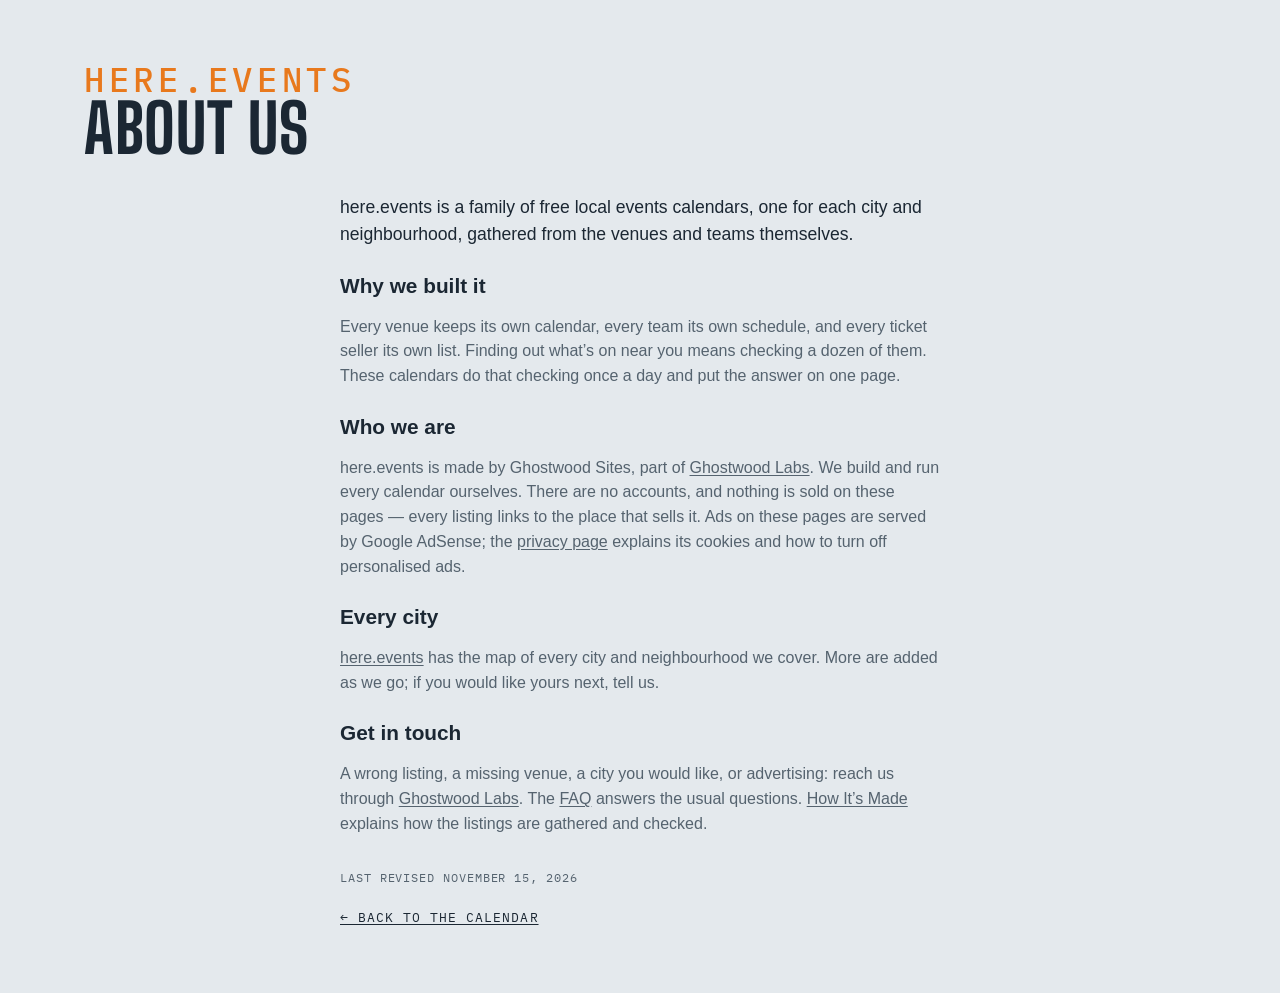
<file: site/about.html>
<!DOCTYPE html>
<html lang="en">
<head>
<meta charset="utf-8">
<meta name="viewport" content="width=device-width, initial-scale=1, viewport-fit=cover">
<meta name="theme-color" media="(prefers-color-scheme: light)" content="#edf1f4">
<meta name="theme-color" media="(prefers-color-scheme: dark)" content="#141a20">
<script>
  try {
    var t = localStorage.getItem('lqa-theme');
    var PHONE = '(max-width: 640px), (pointer: coarse) and (max-height: 500px)';
    if ((t === 'light' || t === 'dark') && !matchMedia(PHONE).matches) document.documentElement.dataset.theme = t;
  } catch (e) { /* no storage — system it is */ }
</script>
<title>About Us — here.events</title>
<meta name="description" content="About here.events: free local events calendars for each city and neighbourhood, gathered from the venues and teams themselves.">
<link rel="canonical" href="https://seattle.here.events/about.html">
<link rel="icon" href="favicon.svg" type="image/svg+xml">
<link rel="preconnect" href="https://fonts.googleapis.com">
<link rel="preconnect" href="https://fonts.gstatic.com" crossorigin>
<link href="https://fonts.googleapis.com/css2?family=Big+Shoulders:opsz,wght@10..72,500;10..72,700&family=IBM+Plex+Mono:wght@400;500&display=swap" rel="stylesheet">
<link rel="stylesheet" href="styles.css?v=__V__">
<script src="city.js?v=__V__"></script>
</head>
<body>

<!-- the Ghostwood Labs mark, drawn once; the masthead and the footer <use> it -->
<svg width="0" height="0" style="position:absolute" aria-hidden="true">
  <symbol id="gw-mark" viewBox="0 0 576 576">
    <g fill="none" stroke="currentColor" stroke-width="24" stroke-linecap="round" stroke-linejoin="round">
      <path d="M300.19 51.03A26 26 0 0 1 275.81 51.03L235.63 29.71A26 26 0 0 0 210.57 30.08L103.63 91.02A26 26 0 0 0 90.5 113.61L90.5 161.4A26 26 0 0 1 77.38 183.98L39.62 205.52A26 26 0 0 0 26.5 228.1L26.5 347.9A26 26 0 0 0 39.62 370.48L77.38 392.02A26 26 0 0 1 90.5 414.6L90.5 462.39A26 26 0 0 0 103.63 484.98L210.57 545.92A26 26 0 0 0 235.63 546.29L275.81 524.97A26 26 0 0 1 300.19 524.97L340.37 546.29A26 26 0 0 0 365.43 545.92L472.37 484.98A26 26 0 0 0 485.5 462.39L485.5 414.6A26 26 0 0 1 498.62 392.02L536.38 370.48A26 26 0 0 0 549.5 347.9L549.5 228.1A26 26 0 0 0 536.38 205.52L498.62 183.98A26 26 0 0 1 485.5 161.4L485.5 113.61A26 26 0 0 0 472.37 91.02L365.43 30.08A26 26 0 0 0 340.37 29.71L300.19 51.03Z"/>
      <path d="M288 57.5L288 177.5"/>
      <path d="M288 518.5L288 403.5"/>
      <path d="M90.5 176.5L144.63 204.58A26 26 0 0 0 169.19 204.26L209.58 181.92A26 26 0 0 0 223 159.17L223 101.5L158.5 137.5"/>
      <path d="M485.5 176.5L431.37 204.58A26 26 0 0 1 406.81 204.26L366.42 181.92A26 26 0 0 1 353 159.17L353 101.5L417.5 137.5"/>
      <path d="M157 211L157 287.5"/>
      <path d="M419 211L419 287.5"/>
      <path d="M90.5 399.5L144.63 371.42A26 26 0 0 1 169.19 371.74L209.58 394.08A26 26 0 0 1 223 416.83L223 474.5L158.5 438.5"/>
      <path d="M485.5 399.5L431.37 371.42A26 26 0 0 0 406.81 371.74L366.42 394.08A26 26 0 0 0 353 416.83L353 474.5L417.5 438.5"/>
      <path d="M26.5 288L92 325.5L92 250.5"/>
      <path d="M549.5 288L484 325.5L484 250.5"/>
    </g>
  </symbol>
</svg>

<!-- About us (Steve, 2026-10-29: "Create an about us section just to the left of FAQ, make it work
     the same"): one shared page for every city, word for word, like the FAQ. Styled by .ad-page. -->
<header class="masthead">
  <div class="masthead-text">
    <p class="eyebrow">here.events</p>
    <h1>About Us</h1>
  </div>
</header>
<main class="ad-page about-page">
  <p class="ad-lead">here.events is a family of free local events calendars, one for each city and neighbourhood, gathered from the venues and teams themselves.</p>

  <h2>Why we built it</h2>
  <p>Every venue keeps its own calendar, every team its own schedule, and every ticket seller its own list. Finding out what’s on near you means checking a dozen of them. These calendars do that checking once a day and put the answer on one page.</p>

  <h2>Who we are</h2>
  <p>here.events is made by Ghostwood Sites, part of <a href="https://ghostwoodlabs.com/" rel="noopener">Ghostwood Labs</a>. We build and run every calendar ourselves. There are no accounts, and nothing is sold on these pages — every listing links to the place that sells it. Ads on these pages are served by Google AdSense; the <a href="https://here.events/privacy/">privacy page</a> explains its cookies and how to turn off personalised ads.</p>

  <h2>Every city</h2>
  <p><a href="https://here.events/">here.events</a> has the map of every city and neighbourhood we cover. More are added as we go; if you would like yours next, tell us.</p>

  <h2>Get in touch</h2>
  <p>A wrong listing, a missing venue, a city you would like, or advertising: reach us through <a href="https://ghostwoodlabs.com/" rel="noopener">Ghostwood Labs</a>. The <a href="faq.html">FAQ</a> answers the usual questions. <a href="how.html">How It’s Made</a> explains how the listings are gathered and checked.</p>

  <p class="ad-revised">Last revised <time datetime="2026-11-15">November 15, 2026</time></p>
  <a class="ad-back" href="./">← Back to the calendar</a>
</main>
</body>
</html>
</file>
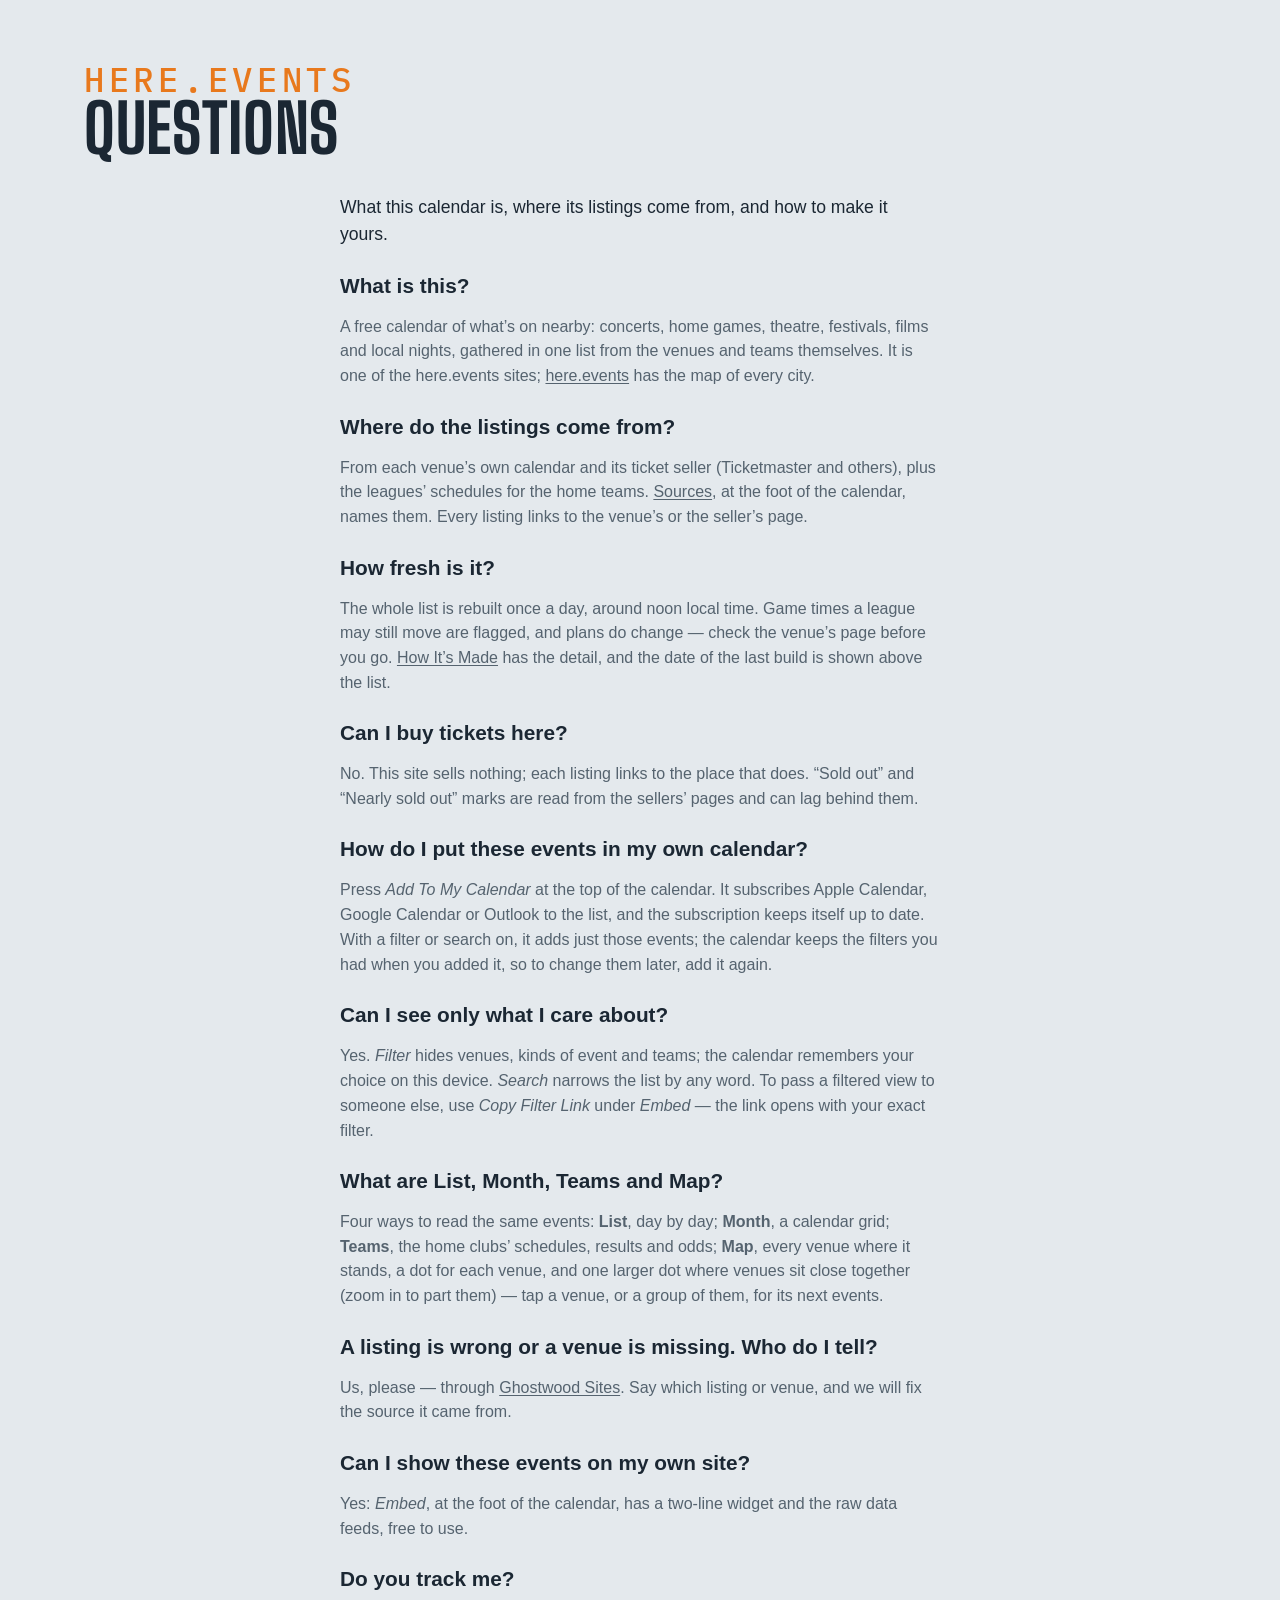
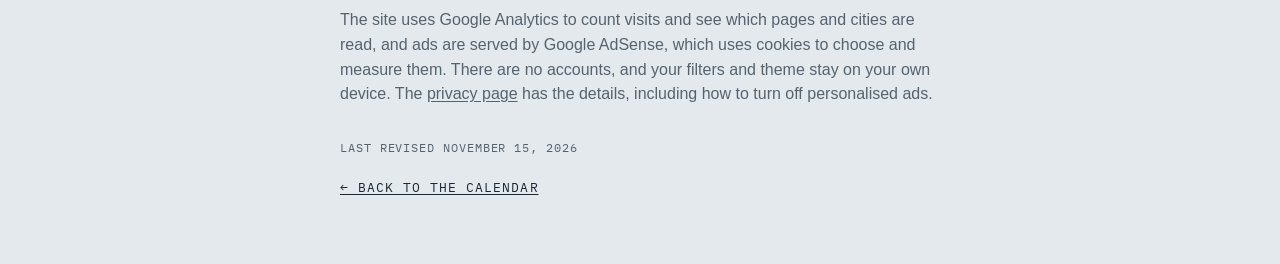
<file: site/faq.html>
<!DOCTYPE html>
<html lang="en">
<head>
<meta charset="utf-8">
<meta name="viewport" content="width=device-width, initial-scale=1, viewport-fit=cover">
<meta name="theme-color" media="(prefers-color-scheme: light)" content="#edf1f4">
<meta name="theme-color" media="(prefers-color-scheme: dark)" content="#141a20">
<script>
  try {
    var t = localStorage.getItem('lqa-theme');
    var PHONE = '(max-width: 640px), (pointer: coarse) and (max-height: 500px)';
    if ((t === 'light' || t === 'dark') && !matchMedia(PHONE).matches) document.documentElement.dataset.theme = t;
  } catch (e) { /* no storage — system it is */ }
</script>
<title>Questions — here.events</title>
<meta name="description" content="Questions about this events calendar: where the listings come from, how fresh they are, and how to put them in your own calendar.">
<link rel="canonical" href="https://seattle.here.events/faq.html">
<link rel="icon" href="favicon.svg" type="image/svg+xml">
<link rel="preconnect" href="https://fonts.googleapis.com">
<link rel="preconnect" href="https://fonts.gstatic.com" crossorigin>
<link href="https://fonts.googleapis.com/css2?family=Big+Shoulders:opsz,wght@10..72,500;10..72,700&family=IBM+Plex+Mono:wght@400;500&display=swap" rel="stylesheet">
<link rel="stylesheet" href="styles.css?v=__V__">
<script src="city.js?v=__V__"></script>
</head>
<body>

<!-- the Ghostwood Labs mark, drawn once; the masthead and the footer <use> it -->
<svg width="0" height="0" style="position:absolute" aria-hidden="true">
  <symbol id="gw-mark" viewBox="0 0 576 576">
    <g fill="none" stroke="currentColor" stroke-width="24" stroke-linecap="round" stroke-linejoin="round">
      <path d="M300.19 51.03A26 26 0 0 1 275.81 51.03L235.63 29.71A26 26 0 0 0 210.57 30.08L103.63 91.02A26 26 0 0 0 90.5 113.61L90.5 161.4A26 26 0 0 1 77.38 183.98L39.62 205.52A26 26 0 0 0 26.5 228.1L26.5 347.9A26 26 0 0 0 39.62 370.48L77.38 392.02A26 26 0 0 1 90.5 414.6L90.5 462.39A26 26 0 0 0 103.63 484.98L210.57 545.92A26 26 0 0 0 235.63 546.29L275.81 524.97A26 26 0 0 1 300.19 524.97L340.37 546.29A26 26 0 0 0 365.43 545.92L472.37 484.98A26 26 0 0 0 485.5 462.39L485.5 414.6A26 26 0 0 1 498.62 392.02L536.38 370.48A26 26 0 0 0 549.5 347.9L549.5 228.1A26 26 0 0 0 536.38 205.52L498.62 183.98A26 26 0 0 1 485.5 161.4L485.5 113.61A26 26 0 0 0 472.37 91.02L365.43 30.08A26 26 0 0 0 340.37 29.71L300.19 51.03Z"/>
      <path d="M288 57.5L288 177.5"/>
      <path d="M288 518.5L288 403.5"/>
      <path d="M90.5 176.5L144.63 204.58A26 26 0 0 0 169.19 204.26L209.58 181.92A26 26 0 0 0 223 159.17L223 101.5L158.5 137.5"/>
      <path d="M485.5 176.5L431.37 204.58A26 26 0 0 1 406.81 204.26L366.42 181.92A26 26 0 0 1 353 159.17L353 101.5L417.5 137.5"/>
      <path d="M157 211L157 287.5"/>
      <path d="M419 211L419 287.5"/>
      <path d="M90.5 399.5L144.63 371.42A26 26 0 0 1 169.19 371.74L209.58 394.08A26 26 0 0 1 223 416.83L223 474.5L158.5 438.5"/>
      <path d="M485.5 399.5L431.37 371.42A26 26 0 0 0 406.81 371.74L366.42 394.08A26 26 0 0 0 353 416.83L353 474.5L417.5 438.5"/>
      <path d="M26.5 288L92 325.5L92 250.5"/>
      <path d="M549.5 288L484 325.5L484 250.5"/>
    </g>
  </symbol>
</svg>

<!-- The FAQ (Steve, 2026-10-28, queued "creating a FAQ page"): one shared page for
     every city, word for word, "here.events" over the heading on every site (Steve,
     2026-10-29: "FAQ doesn't need the city/neighboorhood"). Styled by .ad-page in styles.css, like Advertise. -->
<header class="masthead">
  <div class="masthead-text">
    <p class="eyebrow">here.events</p>
    <h1>Questions</h1>
  </div>
</header>
<main class="ad-page faq-page">
  <p class="ad-lead">What this calendar is, where its listings come from, and how to make it yours.</p>

  <h2>What is this?</h2>
  <p>A free calendar of what’s on nearby: concerts, home games, theatre, festivals, films and local nights, gathered in one list from the venues and teams themselves. It is one of the here.events sites; <a href="https://here.events/">here.events</a> has the map of every city.</p>

  <h2>Where do the listings come from?</h2>
  <p>From each venue’s own calendar and its ticket seller (Ticketmaster and others), plus the leagues’ schedules for the home teams. <a href="sources.html">Sources</a>, at the foot of the calendar, names them. Every listing links to the venue’s or the seller’s page.</p>

  <h2>How fresh is it?</h2>
  <p>The whole list is rebuilt once a day, around noon local time. Game times a league may still move are flagged, and plans do change — check the venue’s page before you go. <a href="how.html">How It’s Made</a> has the detail, and the date of the last build is shown above the list.</p>

  <h2>Can I buy tickets here?</h2>
  <p>No. This site sells nothing; each listing links to the place that does. “Sold out” and “Nearly sold out” marks are read from the sellers’ pages and can lag behind them.</p>

  <h2>How do I put these events in my own calendar?</h2>
  <p>Press <em>Add To My Calendar</em> at the top of the calendar. It subscribes Apple Calendar, Google Calendar or Outlook to the list, and the subscription keeps itself up to date. With a filter or search on, it adds just those events; the calendar keeps the filters you had when you added it, so to change them later, add it again.</p>

  <h2>Can I see only what I care about?</h2>
  <p>Yes. <em>Filter</em> hides venues, kinds of event and teams; the calendar remembers your choice on this device. <em>Search</em> narrows the list by any word. To pass a filtered view to someone else, use <em>Copy Filter Link</em> under <em>Embed</em> — the link opens with your exact filter.</p>

  <h2>What are List, Month, Teams and Map?</h2>
  <p>Four ways to read the same events: <strong>List</strong>, day by day; <strong>Month</strong>, a calendar grid; <strong>Teams</strong>, the home clubs’ schedules, results and odds; <strong>Map</strong>, every venue where it stands, a dot for each venue, and one larger dot where venues sit close together (zoom in to part them) — tap a venue, or a group of them, for its next events.</p>

  <h2>A listing is wrong or a venue is missing. Who do I tell?</h2>
  <p>Us, please — through <a href="https://ghostwoodlabs.com/" rel="noopener">Ghostwood Sites</a>. Say which listing or venue, and we will fix the source it came from.</p>

  <h2>Can I show these events on my own site?</h2>
  <p>Yes: <em>Embed</em>, at the foot of the calendar, has a two-line widget and the raw data feeds, free to use.</p>

  <h2>Do you track me?</h2>
  <p>The site uses Google Analytics to count visits and see which pages and cities are read, and ads are served by Google AdSense, which uses cookies to choose and measure them. There are no accounts, and your filters and theme stay on your own device. The <a href="https://here.events/privacy/">privacy page</a> has the details, including how to turn off personalised ads.</p>

  <p class="ad-revised">Last revised <time datetime="2026-11-15">November 15, 2026</time></p>
  <a class="ad-back" href="./">← Back to the calendar</a>
</main>
</body>
</html>
</file>
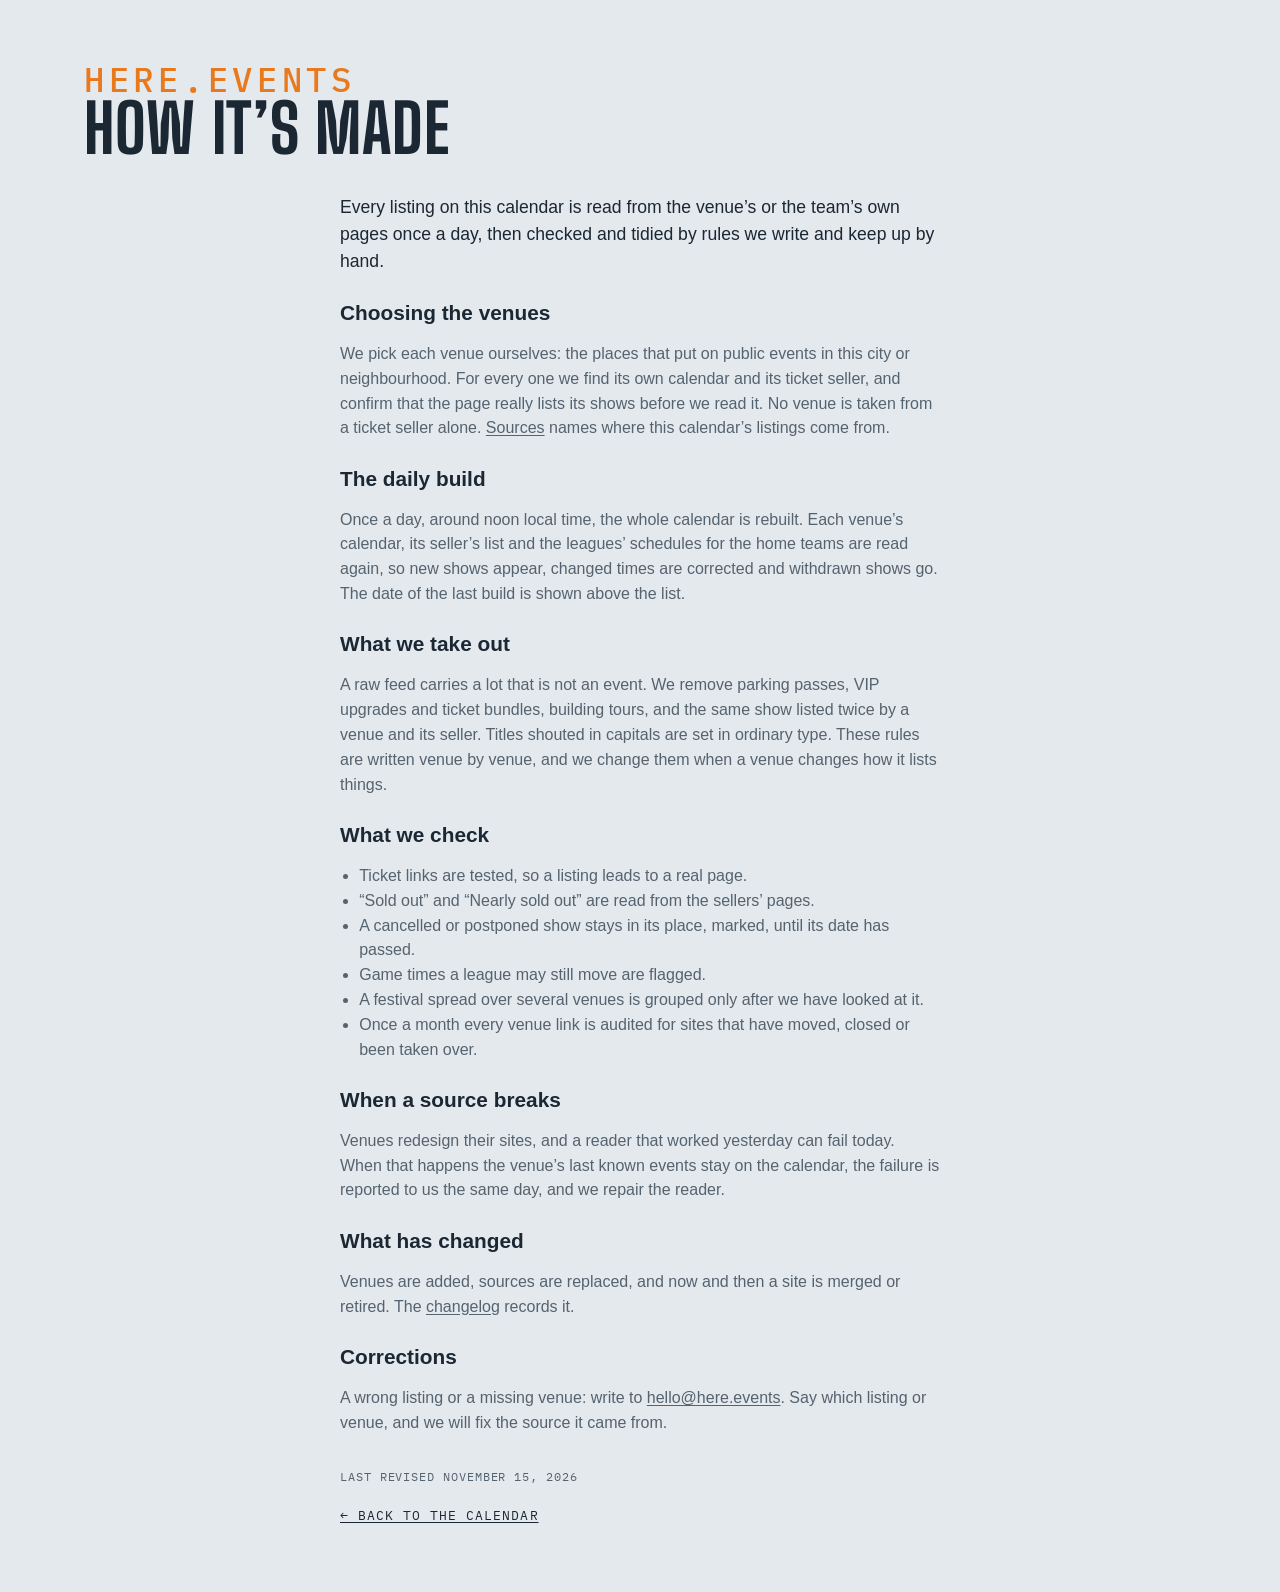
<file: site/how.html>
<!DOCTYPE html>
<html lang="en">
<head>
<meta charset="utf-8">
<meta name="viewport" content="width=device-width, initial-scale=1, viewport-fit=cover">
<meta name="theme-color" media="(prefers-color-scheme: light)" content="#edf1f4">
<meta name="theme-color" media="(prefers-color-scheme: dark)" content="#141a20">
<script>
  try {
    var t = localStorage.getItem('lqa-theme');
    var PHONE = '(max-width: 640px), (pointer: coarse) and (max-height: 500px)';
    if ((t === 'light' || t === 'dark') && !matchMedia(PHONE).matches) document.documentElement.dataset.theme = t;
  } catch (e) {}
</script>
<title>How This Calendar Is Made — here.events</title>
<meta name="description" content="How the here.events calendars are made: which venues are chosen, what is read each day, what is taken out by hand, and what is checked before a listing is published.">
<link rel="canonical" href="https://seattle.here.events/how.html">
<link rel="icon" href="favicon.svg" type="image/svg+xml">
<link rel="preconnect" href="https://fonts.googleapis.com">
<link rel="preconnect" href="https://fonts.gstatic.com" crossorigin>
<link href="https://fonts.googleapis.com/css2?family=Big+Shoulders:opsz,wght@10..72,500;10..72,700&family=IBM+Plex+Mono:wght@400;500&display=swap" rel="stylesheet">
<link rel="stylesheet" href="styles.css?v=__V__">
<script src="city.js?v=__V__"></script>
</head>
<body>

<svg width="0" height="0" style="position:absolute" aria-hidden="true">
  <symbol id="gw-mark" viewBox="0 0 576 576">
    <g fill="none" stroke="currentColor" stroke-width="24" stroke-linecap="round" stroke-linejoin="round">
      <path d="M300.19 51.03A26 26 0 0 1 275.81 51.03L235.63 29.71A26 26 0 0 0 210.57 30.08L103.63 91.02A26 26 0 0 0 90.5 113.61L90.5 161.4A26 26 0 0 1 77.38 183.98L39.62 205.52A26 26 0 0 0 26.5 228.1L26.5 347.9A26 26 0 0 0 39.62 370.48L77.38 392.02A26 26 0 0 1 90.5 414.6L90.5 462.39A26 26 0 0 0 103.63 484.98L210.57 545.92A26 26 0 0 0 235.63 546.29L275.81 524.97A26 26 0 0 1 300.19 524.97L340.37 546.29A26 26 0 0 0 365.43 545.92L472.37 484.98A26 26 0 0 0 485.5 462.39L485.5 414.6A26 26 0 0 1 498.62 392.02L536.38 370.48A26 26 0 0 0 549.5 347.9L549.5 228.1A26 26 0 0 0 536.38 205.52L498.62 183.98A26 26 0 0 1 485.5 161.4L485.5 113.61A26 26 0 0 0 472.37 91.02L365.43 30.08A26 26 0 0 0 340.37 29.71L300.19 51.03Z"/>
      <path d="M288 57.5L288 177.5"/>
      <path d="M288 518.5L288 403.5"/>
      <path d="M90.5 176.5L144.63 204.58A26 26 0 0 0 169.19 204.26L209.58 181.92A26 26 0 0 0 223 159.17L223 101.5L158.5 137.5"/>
      <path d="M485.5 176.5L431.37 204.58A26 26 0 0 1 406.81 204.26L366.42 181.92A26 26 0 0 1 353 159.17L353 101.5L417.5 137.5"/>
      <path d="M157 211L157 287.5"/>
      <path d="M419 211L419 287.5"/>
      <path d="M90.5 399.5L144.63 371.42A26 26 0 0 1 169.19 371.74L209.58 394.08A26 26 0 0 1 223 416.83L223 474.5L158.5 438.5"/>
      <path d="M485.5 399.5L431.37 371.42A26 26 0 0 0 406.81 371.74L366.42 394.08A26 26 0 0 0 353 416.83L353 474.5L417.5 438.5"/>
      <path d="M26.5 288L92 325.5L92 250.5"/>
      <path d="M549.5 288L484 325.5L484 250.5"/>
    </g>
  </symbol>
</svg>

<header class="masthead">
  <div class="masthead-text">
    <p class="eyebrow">here.events</p>
    <h1>How It’s Made</h1>
  </div>
</header>
<main class="ad-page how-page">
  <p class="ad-lead">Every listing on this calendar is read from the venue’s or the team’s own pages once a day, then checked and tidied by rules we write and keep up by hand.</p>

  <h2>Choosing the venues</h2>
  <p>We pick each venue ourselves: the places that put on public events in this city or neighbourhood. For every one we find its own calendar and its ticket seller, and confirm that the page really lists its shows before we read it. No venue is taken from a ticket seller alone. <a href="sources.html">Sources</a> names where this calendar’s listings come from.</p>

  <h2>The daily build</h2>
  <p>Once a day, around noon local time, the whole calendar is rebuilt. Each venue’s calendar, its seller’s list and the leagues’ schedules for the home teams are read again, so new shows appear, changed times are corrected and withdrawn shows go. The date of the last build is shown above the list.</p>

  <h2>What we take out</h2>
  <p>A raw feed carries a lot that is not an event. We remove parking passes, VIP upgrades and ticket bundles, building tours, and the same show listed twice by a venue and its seller. Titles shouted in capitals are set in ordinary type. These rules are written venue by venue, and we change them when a venue changes how it lists things.</p>

  <h2>What we check</h2>
  <ul>
    <li>Ticket links are tested, so a listing leads to a real page.</li>
    <li>“Sold out” and “Nearly sold out” are read from the sellers’ pages.</li>
    <li>A cancelled or postponed show stays in its place, marked, until its date has passed.</li>
    <li>Game times a league may still move are flagged.</li>
    <li>A festival spread over several venues is grouped only after we have looked at it.</li>
    <li>Once a month every venue link is audited for sites that have moved, closed or been taken over.</li>
  </ul>

  <h2>When a source breaks</h2>
  <p>Venues redesign their sites, and a reader that worked yesterday can fail today. When that happens the venue’s last known events stay on the calendar, the failure is reported to us the same day, and we repair the reader.</p>

  <h2>What has changed</h2>
  <p>Venues are added, sources are replaced, and now and then a site is merged or retired. The <a href="https://here.events/changelog/">changelog</a> records it.</p>

  <h2>Corrections</h2>
  <p>A wrong listing or a missing venue: write to <a href="mailto:hello@here.events">hello@here.events</a>. Say which listing or venue, and we will fix the source it came from.</p>

  <p class="ad-revised">Last revised <time datetime="2026-11-15">November 15, 2026</time></p>
  <a class="ad-back" href="./">← Back to the calendar</a>
</main>
</body>
</html>
</file>
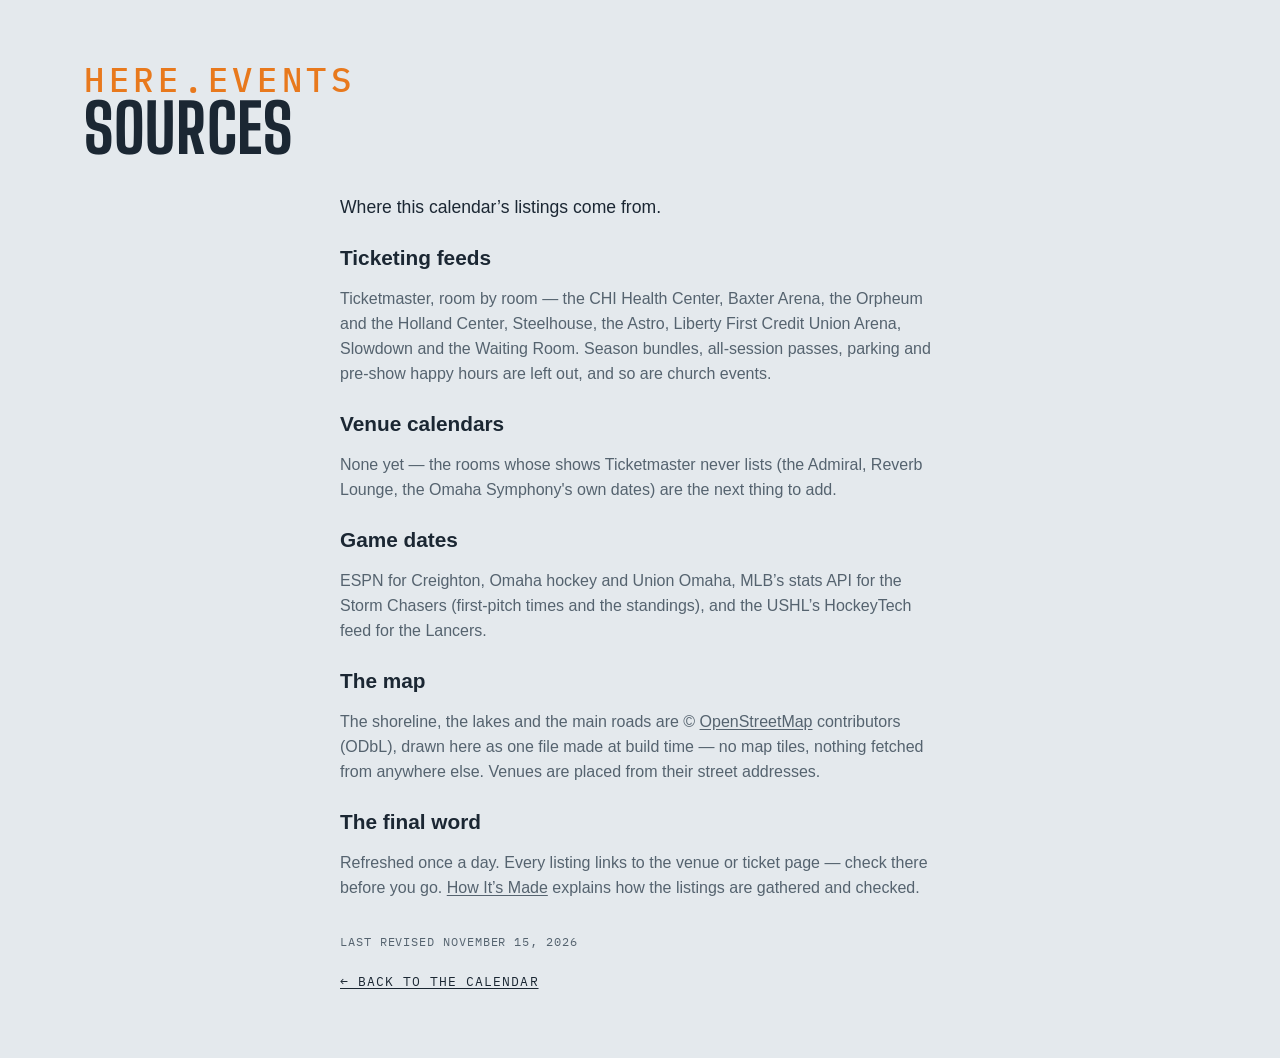
<file: site/sources.html>
<!DOCTYPE html>
<html lang="en">
<head>
<meta charset="utf-8">
<meta name="viewport" content="width=device-width, initial-scale=1, viewport-fit=cover">
<meta name="theme-color" media="(prefers-color-scheme: light)" content="#edf1f4">
<meta name="theme-color" media="(prefers-color-scheme: dark)" content="#141a20">
<script>
  try {
    var t = localStorage.getItem('lqa-theme');
    var PHONE = '(max-width: 640px), (pointer: coarse) and (max-height: 500px)';
    if ((t === 'light' || t === 'dark') && !matchMedia(PHONE).matches) document.documentElement.dataset.theme = t;
  } catch (e) { /* no storage — system it is */ }
</script>
<title>Sources — here.events</title>
<meta name="description" content="Where this events calendar’s listings come from: the ticket sellers, the venues’ own calendars and the leagues’ schedules.">
<link rel="icon" href="favicon.svg" type="image/svg+xml">
<link rel="preconnect" href="https://fonts.googleapis.com">
<link rel="preconnect" href="https://fonts.gstatic.com" crossorigin>
<link href="https://fonts.googleapis.com/css2?family=Big+Shoulders:opsz,wght@10..72,500;10..72,700&family=IBM+Plex+Mono:wght@400;500&display=swap" rel="stylesheet">
<link rel="stylesheet" href="styles.css?v=__V__">
<script src="city.js?v=__V__"></script>
</head>
<body>

<!-- the Ghostwood Labs mark, drawn once; the masthead and the footer <use> it -->
<svg width="0" height="0" style="position:absolute" aria-hidden="true">
  <symbol id="gw-mark" viewBox="0 0 576 576">
    <g fill="none" stroke="currentColor" stroke-width="24" stroke-linecap="round" stroke-linejoin="round">
      <path d="M300.19 51.03A26 26 0 0 1 275.81 51.03L235.63 29.71A26 26 0 0 0 210.57 30.08L103.63 91.02A26 26 0 0 0 90.5 113.61L90.5 161.4A26 26 0 0 1 77.38 183.98L39.62 205.52A26 26 0 0 0 26.5 228.1L26.5 347.9A26 26 0 0 0 39.62 370.48L77.38 392.02A26 26 0 0 1 90.5 414.6L90.5 462.39A26 26 0 0 0 103.63 484.98L210.57 545.92A26 26 0 0 0 235.63 546.29L275.81 524.97A26 26 0 0 1 300.19 524.97L340.37 546.29A26 26 0 0 0 365.43 545.92L472.37 484.98A26 26 0 0 0 485.5 462.39L485.5 414.6A26 26 0 0 1 498.62 392.02L536.38 370.48A26 26 0 0 0 549.5 347.9L549.5 228.1A26 26 0 0 0 536.38 205.52L498.62 183.98A26 26 0 0 1 485.5 161.4L485.5 113.61A26 26 0 0 0 472.37 91.02L365.43 30.08A26 26 0 0 0 340.37 29.71L300.19 51.03Z"/>
      <path d="M288 57.5L288 177.5"/>
      <path d="M288 518.5L288 403.5"/>
      <path d="M90.5 176.5L144.63 204.58A26 26 0 0 0 169.19 204.26L209.58 181.92A26 26 0 0 0 223 159.17L223 101.5L158.5 137.5"/>
      <path d="M485.5 176.5L431.37 204.58A26 26 0 0 1 406.81 204.26L366.42 181.92A26 26 0 0 1 353 159.17L353 101.5L417.5 137.5"/>
      <path d="M157 211L157 287.5"/>
      <path d="M419 211L419 287.5"/>
      <path d="M90.5 399.5L144.63 371.42A26 26 0 0 1 169.19 371.74L209.58 394.08A26 26 0 0 1 223 416.83L223 474.5L158.5 438.5"/>
      <path d="M485.5 399.5L431.37 371.42A26 26 0 0 0 406.81 371.74L366.42 394.08A26 26 0 0 0 353 416.83L353 474.5L417.5 438.5"/>
      <path d="M26.5 288L92 325.5L92 250.5"/>
      <path d="M549.5 288L484 325.5L484 250.5"/>
    </g>
  </symbol>
</svg>

<!-- The sources (Steve, 2026-10-29: "make it work like FAQ"): moved here from the footer's
     floating panel. "here.events" over the heading like the FAQ, but the text below is this
     city's own — each city keeps its own sources.html. Styled by .ad-page in styles.css. -->
<header class="masthead">
  <div class="masthead-text">
    <p class="eyebrow">here.events</p>
    <h1>Sources</h1>
  </div>
</header>
<main class="ad-page sources-page">
  <p class="ad-lead">Where this calendar’s listings come from.</p>

  <h2>Ticketing feeds</h2>
  <p>Ticketmaster, room by room — the CHI Health Center, Baxter Arena, the Orpheum and the Holland Center, Steelhouse, the Astro, Liberty First Credit Union Arena, Slowdown and the Waiting Room. Season bundles, all-session passes, parking and pre-show happy hours are left out, and so are church events.</p>

  <h2>Venue calendars</h2>
  <p>None yet — the rooms whose shows Ticketmaster never lists (the Admiral, Reverb Lounge, the Omaha Symphony's own dates) are the next thing to add.</p>

  <h2>Game dates</h2>
  <p>ESPN for Creighton, Omaha hockey and Union Omaha, MLB’s stats API for the Storm Chasers (first-pitch times and the standings), and the USHL’s HockeyTech feed for the Lancers.</p>

  <h2>The map</h2>
  <p>The shoreline, the lakes and the main roads are © <a href="https://www.openstreetmap.org/copyright" target="_blank" rel="noopener">OpenStreetMap</a> contributors (ODbL), drawn here as one file made at build time — no map tiles, nothing fetched from anywhere else. Venues are placed from their street addresses.</p>

  <h2>The final word</h2>
  <p>Refreshed once a day. Every listing links to the venue or ticket page — check there before you go. <a href="how.html">How It’s Made</a> explains how the listings are gathered and checked.</p>

  <p class="ad-revised">Last revised <time datetime="2026-11-15">November 15, 2026</time></p>
  <a class="ad-back" href="./">← Back to the calendar</a>
</main>
</body>
</html>
</file>
<file: site/styles.css>
/* Lower Queen Anne Events — overcast-sky palette, marquee display type. */

:root {
  --sky: #e4e9ed;        /* overcast paper (a step down from #edf1f4, Steve 2026-10-12: "a little less glaring") */
  --mist: #f7f9fb;       /* card surface (was pure white) */
  --ink: #1b2733;        /* Puget ink */
  --ink-soft: #55636f;
  --ink-bright: #1b2733; /* the logo: pure white in the dark palette, ink here */
  --line: #c3ccd4;
  --gold: #e8791d;       /* Space Needle "Galaxy Gold" */
  --gold-soft: #fbe9d8;
  /* Color coding is muted (a step back from the pure primaries) and each
     group keeps to its own family so a dot or stripe reads as what it is:
     venues are cool (blue → violet → teal), event types are warm (yellow →
     orange → red → pink). */
  /* venue hues (chips, grid ticks, agenda tags): a sweep from teal through
     blue and violet to magenta, neighbors alternating light and dark */
  /* all three families sit a step back from the pure primaries: the same
     hues, less glare, so the stripes and ticks read after the titles */
  --v-chi: #9e2e2e; --v-baxter: #2e9e4f; --v-orpheum: #6f2e9e; --v-holland: #9e902e; --v-steelhouse: #2e8b9e; --v-astro: #9e2e6b;
  --v-libertyfirst: #4a9e2e; --v-slowdown: #332e9e; --v-waitingroom: #9e532e; --v-werner: #2e9e74; --v-morrison: #952e9e; --v-memorial: #879e2e;
  --v-pinnacle: #2e669e; --v-devaney: #9e2e45; --v-lied: #2e9e37; --v-bourbon: #582e9e; --v-royalgrove: #9e792e; --v-icebox: #2e9e9a;
  --venue-text: 72%;     /* how much of the venue hue the card's venue label keeps (light mode) */
  --tint: 26%;           /* the venue wash behind a series card (light mode; 13% in the dark palette) */
  --row-a: #f3f6f8; --row-b: #d6dde3; /* the list's rows alternate light and dark grey; only a series keeps its venue's hue (Steve, 2026-10-20) */
  /* event-type hues (calendar ticks, agenda right edge): concerts salmon and
     arts crimson keep clear of the brand orange; movies slate = "quiet" */
  --t-concert: #d9664f;
  --t-sports: #d4b106;
  --t-arts: #b8303f;
  --t-movie: #7a8a99;
  --t-community: #d63f9c;
  --t-expo: #2a9d8f;      /* conventions & expos: turquoise, the one hue the types didn't use */
  --t-bar: #c28a12;       /* bar nights: amber, an ale between the sports yellow and concert salmon */
  --alert: #e02b26;       /* cancelled / postponed notes: plain bright red */
  --barh-base: 3.4rem;   /* the pinned filter bar's height (chips 2.25rem + padding) */
  --titleh: 1.7rem;      /* the bar's title line (1.2rem + .5rem gap), added while scrolled */
  --barh: var(--barh-base); /* what the sticky things below the bar offset by */
  --rule: color-mix(in srgb, var(--line), var(--ink-soft)); /* list dividers: a step brighter than --line */
  /* the scorebug (the live game block, .tf-bug): a light panel in this theme, the broadcast's charcoal in the dark one (Steve, 2026-10-12: the charcoal panel on the light card looked bad) */
  --bug-bg: #f9fafb; --bug-frame: #c9d2da; --bug-ink: #1b2733; --bug-soft: #55636f; --bug-dim: #7c8894; --bug-rowline: #d5dce3; --bug-off: #b3bcc5; --bug-muted: #6b7784; --bug-score-bg: #ffffff; --bug-shadow: rgba(15, 25, 35, .10); --bug-redzone: #c8261f;
  --bug-bw: 1px; --frame: var(--line); --frame-w: 1px; /* the game block's frame and the bug's rules: hairlines in the card's line colour here, the 2px broadcast frame in the dark theme (Steve, 2026-10-12: "soften … the borders in general") */
  --cell-mix: 22%; --cell-ink: var(--ink); --cell-bar: 4px; --cell-shadow: none; /* the bug's team cells: a wash of the club colour with a bar of it at the left and ink type, instead of the solid cell ("soften the colors here") */
  --tick-mix: var(--ink); --tick-pct: 65%; /* the refresh countdown ring: the club's colour mixed toward ink here, toward white on the dark ground (the mix itself is written in the .tf-refresh rule: a token holding var(--team-2) would resolve here on :root, where no club colour exists, and come out empty) */
  --dot: color-mix(in srgb, var(--ink-soft) 40%, transparent); /* the dotted underline under the watch strip's links */
  --display: "Big Shoulders", "Arial Narrow", sans-serif;
  --body: -apple-system, BlinkMacSystemFont, "Segoe UI", "Helvetica Neue", sans-serif;
  --mono: "IBM Plex Mono", ui-monospace, Menlo, monospace;
}
/* Dark palette. Applies when the system prefers dark and the visitor hasn't
   picked Light, or whenever they've picked Dark (the toggle sets
   data-theme on <html>; "system" leaves it unset). The two blocks must
   stay identical — CSS has no way to give one ruleset two unrelated
   conditions. */
@media (prefers-color-scheme: dark) {
  :root:not([data-theme="light"]) {
    color-scheme: dark;
    --sky: #141a20; --mist: #1d252e; --ink: #e8edf1; --ink-soft: #9aa7b2; --ink-bright: #ffffff;
    --line: #333f4a; --gold: #f08a33; --gold-soft: #3a2a1a;
    --v-chi: #ea8686; --v-baxter: #86eaa3; --v-orpheum: #c086ea; --v-holland: #eadd86; --v-steelhouse: #86d9ea; --v-astro: #ea86bc;
    --v-libertyfirst: #9fea86; --v-slowdown: #8a86ea; --v-waitingroom: #eaa786; --v-werner: #86eac4; --v-morrison: #e186ea; --v-memorial: #d5ea86;
    --v-pinnacle: #86b7ea; --v-devaney: #ea869a; --v-lied: #86ea8e; --v-bourbon: #ab86ea; --v-royalgrove: #eac886; --v-icebox: #86eae6;
    --venue-text: 100%; --tint: 13%;
    --row-a: #1e252c; --row-b: #2c343c;
    --t-concert: #f0806a; --t-sports: #f2d21b; --t-arts: #d63a4f;
    --t-movie: #8b9db0; --t-community: #e660a8; --t-expo: #4fd1c5; --t-bar: #e3ad3c; --alert: #ff4b3e;
    --bug-bg: #2b2d30; --bug-frame: #c9cdd2; --bug-ink: #f4f4f4; --bug-soft: #d5d8dc; --bug-dim: #b9bec4; --bug-rowline: #5c6167; --bug-off: #6a6d72; --bug-muted: #4a4f56; --bug-score-bg: #fafafa; --bug-shadow: rgba(0, 0, 0, .35); --bug-redzone: #ff7b7b;
  --bug-bw: 2px; --frame: var(--ink-soft); --frame-w: 2px; --cell-mix: 100%; --cell-ink: #fff; --cell-bar: 0px; --cell-shadow: 0 1px 2px rgba(0, 0, 0, .5);
    --bug-bw: 2px; --frame: var(--ink-soft); --frame-w: 2px; --cell-mix: 100%; --cell-ink: #fff; --cell-bar: 0px; --cell-shadow: 0 1px 2px rgba(0, 0, 0, .5);
    --tick-mix: white; --tick-pct: 45%;
    --dot: color-mix(in srgb, var(--ink-soft) 60%, transparent);
  }
}
:root[data-theme="dark"] {
  color-scheme: dark;
  --sky: #141a20; --mist: #1d252e; --ink: #e8edf1; --ink-soft: #9aa7b2; --ink-bright: #ffffff;
  --line: #333f4a; --gold: #f08a33; --gold-soft: #3a2a1a;
  --v-chi: #ea8686; --v-baxter: #86eaa3; --v-orpheum: #c086ea; --v-holland: #eadd86; --v-steelhouse: #86d9ea; --v-astro: #ea86bc;
  --v-libertyfirst: #9fea86; --v-slowdown: #8a86ea; --v-waitingroom: #eaa786; --v-werner: #86eac4; --v-morrison: #e186ea; --v-memorial: #d5ea86;
  --v-pinnacle: #86b7ea; --v-devaney: #ea869a; --v-lied: #86ea8e; --v-bourbon: #ab86ea; --v-royalgrove: #eac886; --v-icebox: #86eae6;
  --venue-text: 100%; --tint: 13%;
  --row-a: #1e252c; --row-b: #2c343c;
  --t-concert: #f0806a; --t-sports: #f2d21b; --t-arts: #d63a4f;
  --t-movie: #8b9db0; --t-community: #e660a8; --t-expo: #4fd1c5; --t-bar: #e3ad3c; --alert: #ff4b3e;
  --bug-bg: #2b2d30; --bug-frame: #c9cdd2; --bug-ink: #f4f4f4; --bug-soft: #d5d8dc; --bug-dim: #b9bec4; --bug-rowline: #5c6167; --bug-off: #6a6d72; --bug-muted: #4a4f56; --bug-score-bg: #fafafa; --bug-shadow: rgba(0, 0, 0, .35); --bug-redzone: #ff7b7b;
  --tick-mix: white; --tick-pct: 45%;
  --dot: color-mix(in srgb, var(--ink-soft) 60%, transparent);
}
:root[data-theme="light"] { color-scheme: light; }

* { box-sizing: border-box; }
html { scroll-behavior: smooth; overflow-x: clip; } /* clip: the footer bleeds to the viewport edges */
@media (prefers-reduced-motion: reduce) { html { scroll-behavior: auto; } }
/* the page is 62rem wide, and steps wider on big screens so event names
   get a single line: the calendar column is fixed, so all of the extra
   width goes to the cards (the footer line follows) */
:root { --pagew: 62rem; }
@media (min-width: 1180px) { :root { --pagew: 72rem; } }
@media (min-width: 1360px) { :root { --pagew: 80rem; } }
body {
  /* no bottom padding: the sticky footer is the page's last thing, and any
     padding here would show as a blank band under it once the list is short.
     A column flex at least a viewport tall, so a short page (the Teams view
     with one team) still puts the footer at the bottom edge */
  display: flex; flex-direction: column; min-height: 100vh; min-height: 100dvh;
  margin: 0 auto; padding: 0 1.25rem; max-width: var(--pagew);
  background: var(--sky); color: var(--ink);
  font: 16px/1.55 var(--body);
}
/* flex items refuse to shrink below their content's minimum width, so one
   unwrappable line (a TV listing, the compact bar's title) would push a whole
   section past a phone's edge; let them shrink like blocks */
body > * { min-width: 0; }
a { color: inherit; text-underline-offset: 2px; }
:focus-visible { outline: 2px solid var(--ink-soft); outline-offset: 2px; }

/* ---- masthead ---- */
.masthead {
  display: flex; flex-wrap: wrap; gap: 1.5rem; align-items: flex-end;
  justify-content: space-between; padding: 2.5rem 0 1rem;
}
.eyebrow {
  font-family: var(--mono); font-size: .8rem; letter-spacing: .12em;
  text-transform: uppercase; color: var(--gold); margin: 0 0 .3rem;
}
h1 {
  font-family: var(--display); font-weight: 700; font-size: clamp(2.6rem, 7vw, 4.2rem);
  line-height: .92; text-transform: uppercase; letter-spacing: .01em; margin: 0;
}
.masthead-text { min-width: 0; max-width: 100%; } /* a flex item would grow to its widest line and push past a phone's edge */
/* "More Cities" (See All until 2026-10-13, Other Places until 2026-10-18): the pill before the theme pill, to the same map (Steve, 2026-10-12); in the pinned bar the chip's text folds away and the map glyph stays */
/* Add To My Calendar: the first of the masthead's tools (Steve, 2026-10-26, "should move here" — beside More Cities; in the bar from 2026-09-16 until then), sized like the More Cities pill beside it */
.masthead-tools #subscribeBtn { order: 3; display: inline-flex; align-items: center; gap: .45rem; min-height: calc(1.7rem + 8px); padding: 0 .95em; }
.masthead-tools #subscribeBtn svg { width: 1rem; height: 1rem; flex: none; }
.masthead-tools #subscribeBtn:hover { border-color: var(--ink-soft); }
.bar-title .masthead-tools #subscribeBtn { min-height: 1.7rem; padding: 0 .5em; } /* icon-only in the title line, like the pill (the label rule is .bar-title .masthead-tools .chip span) */
.masthead-tools .see-all { order: 4; display: inline-flex; align-items: center; gap: .45rem; min-height: calc(1.7rem + 8px); padding: 0 .95em; text-decoration: none; }
.masthead-tools .see-all svg { width: 1rem; height: 1rem; fill: none; stroke: currentColor; stroke-width: 1.6; stroke-linejoin: round; stroke-linecap: round; }
.masthead-tools .see-all:hover { border-color: var(--ink-soft); }
.bar-title .masthead-tools .see-all { min-height: 1.7rem; padding: 0 .5em; }
/* the mark and the name as one thing: the mark stretches to the text's
   height (eyebrow + title) and keeps square, in the footer mark's white */
.masthead { --mast-title: clamp(2.6rem, 7vw, 4.2rem); } /* the title's size; the eyebrow and the mark are cut from it */
.masthead h1 { font-size: var(--mast-title); }
/* the picture (Steve, 2026-09-21: line art, the Needle's crown the focus):
   the top of the Space Needle from the Highsmith aerial, traced to single
   smooth lines at build (a gradient-magnitude pass over the photo, see the
   memory note), a 4.5:1 window from the spire tip to the Queen Anne treeline
   with the Needle centred and the Cascades ridge behind
   (design/lqa-masthead-lines-gen.py). The
   drawing is a luminance mask (masthead-lines.png, white = line) over a box
   of ink, so the lines are the palette's own ink in either theme. A band
   behind the masthead, the Needle toward the right, dissolving into the page
   on every side — no hard edge where the art stops (Steve, 2026-09-21) */
.masthead { min-height: 11rem; overflow: hidden; isolation: isolate; } /* a slim band (Steve, 2026-09-20: minimal) */
.masthead-photo { /* the drawing fills the gap between the name and the theme pill (Steve, 2026-10-05: "in all the modes try to make it fill this space"): a flex item between them, as tall as the band (the negative margins reach over the band's padding) */
  order: 1; flex: 1 1 0; align-self: stretch; min-width: 0; z-index: -1;
  margin: -2.5rem 0 -1rem; pointer-events: none;
  background: #fff; opacity: .9; /* white lines on the dark palette, black on the light one (Steve: "white and black with antialiasing") */
  -webkit-mask-image: url(masthead-lines.png), linear-gradient(to right, transparent 0%, #000 10%, #000 92%, transparent 100%), linear-gradient(to bottom, #000 0%, #000 58%, transparent 100%);
  mask-image: url(masthead-lines.png), linear-gradient(to right, transparent 0%, #000 10%, #000 92%, transparent 100%), linear-gradient(to bottom, #000 0%, #000 58%, transparent 100%);
  -webkit-mask-size: auto 100%, 100% 100%, 100% 100%; mask-size: auto 100%, 100% 100%, 100% 100%; /* the drawing at the band's height, however wide the gap: the Needle stays whole, the ridge beside it shows as far as the gap allows */
  -webkit-mask-position: 50% 0%, 0 0, 0 0; mask-position: 50% 0%, 0 0, 0 0; /* the Needle is at the drawing's centre, so its spire is the centre of the gap at every width (Steve, 2026-10-05: "make the center the top of the needle") */
  -webkit-mask-repeat: no-repeat; mask-repeat: no-repeat;
  mask-mode: luminance, alpha, alpha;
  -webkit-mask-composite: source-in; mask-composite: intersect;
}
.masthead-tools { order: 2; }
:root[data-theme="light"] .masthead-photo { background: #000; opacity: .7; }
@media (prefers-color-scheme: light) { :root:not([data-theme="dark"]) .masthead-photo { background: #000; opacity: .7; } }
.masthead-text { position: relative; }
.masthead .eyebrow { font-size: calc(var(--mast-title) * .5); font-weight: 500; letter-spacing: .14em; margin-bottom: .1rem; line-height: 1; } /* "Seattle": half the title's size (Steve, 2026-09-16: twice the quarter it was), a shade bolder */
/* the masthead's tools (Steve, 2026-09-14): Add To My Calendar (back here
   2026-10-26), the More Cities pill and the theme pill at the masthead's
   right end — the bar below keeps its room for the switch, filters, search,
   the clubs and the season calendar chip */
.masthead { position: relative; }
.masthead-tools { display: flex; align-items: center; gap: .6rem; flex: none; margin-left: auto; }
.sub { color: var(--ink-soft); max-width: 34rem; margin: .8rem 0 0; }

.updated { /* the "Updated …" stamp: an eyebrow line under the title, spaced like the one above it */
  margin: .3rem 0 0; min-height: 1em;
}
/* Solid-ink pill with the page background as its text — a dark pill in
   light mode, a light one in dark — softened on hover (the event sheet's
   Tickets button). */
.btn-cal {
  display: inline-flex; align-items: center; gap: .55em; margin: auto 0;
  font: 600 1rem/1 var(--body); color: var(--sky); background: var(--ink);
  border: 0; border-radius: 999px; padding: .85em 1.4em .85em 1.15em; cursor: pointer;
  transition: background .15s, color .15s;
}
.btn-cal svg { width: 1.15em; height: 1.15em; flex: none; }
.btn-cal:hover { background: var(--ink-soft); color: var(--sky); }
/* the subscribe pop: app.js placeSubscribePop fixes it under the masthead's
   Add To My Calendar button (right edges aligned); these are the fallback
   position and the look */
.pop {
  position: absolute; right: 0; top: calc(100% + 1.1rem); z-index: 10;
  width: min(18rem, 100%); background: var(--mist); border: 1px solid var(--line);
  border-radius: 8px; padding: 1rem 1.1rem; box-shadow: 0 8px 28px rgba(15, 25, 35, .18);
  font-size: .92rem;
}
.pop p { margin: 0 0 .6rem; }
.pop > :last-child { margin-bottom: 0; }
/* everything in the pop sits on one centre line: the checkbox row, the
   three named calendar tiles, the QR / Copy Link chips, then the note */
.pop-tiles { display: grid; grid-template-columns: repeat(3, 4.6rem); justify-content: center; gap: .6rem; margin: 0 0 .7rem; }
.pop-tools { display: flex; justify-content: center; gap: .5rem; margin: 0 0 .9rem; }
.pop-tools .chip { display: inline-flex; align-items: center; gap: .4rem; text-decoration: none; padding: .45em .85em; }
.pop-tools .chip svg { width: 1rem; height: 1rem; flex: none; color: var(--gold); }
.pop-tools .chip:hover { border-color: var(--ink-soft); }
/* Copy Link: a check replaces the icon for a moment after copying */
.pop-tools .chip.is-done svg { display: none; }
.pop-tools .chip.is-done::before { content: "✓"; font-weight: 700; line-height: 1; }
.qr-panel { text-align: center; margin-bottom: .6rem; }
#qrImg {
  display: inline-block; width: 170px; height: 170px;
  background: #fff; padding: 6px; border-radius: 8px;
}
#qrImg svg { display: block; width: 100%; height: 100%; }
/* a tile: the service's icon over its name */
.tile {
  display: grid; justify-items: center; gap: .4rem;
  padding: .6rem .3rem .5rem; border: 1px solid var(--line); border-radius: 10px;
  background: var(--sky); text-decoration: none; color: var(--ink-soft);
}
.tile-logo { width: 2.4rem; height: 2.4rem; border-radius: 8px; object-fit: contain; }
.tile span { font-family: var(--mono); font-size: .62rem; text-transform: uppercase; letter-spacing: .08em; line-height: 1; }
.tile:hover { border-color: var(--ink-soft); color: var(--ink); }
/* ---- filter bar: one row of matching chips ---- */
/* Funnel (filters), Reset, Copy link, Add To Calendar, then the theme toggle
   at the right end. position: relative makes the bar the box the subscribe
   pop hangs from. */
.filterbar {
  display: flex; flex-wrap: nowrap; gap: .6rem; align-items: center;
  margin: .75rem 0 0; position: relative;
}
.filterbar > * { flex-shrink: 0; }
.filterbar .chip {
  display: inline-flex; align-items: center; gap: .45rem; min-height: 2.25rem;
  position: relative; /* for the visually-hidden labels in .is-tight */
}
.filterbar .chip svg { width: 1rem; height: 1rem; flex: none; }
.filterbar .chip:not(:disabled):hover { border-color: var(--ink-soft); }
/* the funnel's chevron is the panel's open/closed indicator. Its outline is
   deliberately the same whether or not a filter is active — Reset lighting
   up is the "something's filtered" signal. */
/* The bar can't wrap. When its content wouldn't fit — app.js measures and
   sets .is-tight — the view switch's words go (see .view-toggle); the labeled
   Add To My Calendar chip that used to shed its label here left the bar for
   the masthead 2026-10-26. */
/* the Teams chip is a switch: solid while its view is on show */
/* the view switch: list | month | home teams, a three-stop pill like the theme's (same rules, .view-toggle) */
.view-toggle[data-active="month"] .theme-knob { left: calc(3px + var(--tt)); }
.view-toggle[data-active="teams"] .theme-knob { left: calc(3px + 2 * var(--tt)); }
.view-toggle button[aria-checked="true"] { color: var(--sky); }
/* while the Teams view is up the agenda's own controls step aside — the
   filters, search, the Today floater, Add To Calendar and the phone's calendar chip */
html.teams-open .search-wrap,
html.teams-open .cal-toggle { display: none; } /* Add To Calendar stays: in Teams mode it offers the club's season feed */
html.teams-open #calToday { display: none; }
.cal-side:not(.is-float) .cal { margin-bottom: 1.6rem; } /* room for the TODAY tab below the docked card */
/* the search box: a chip that takes typing, a magnifier at its right end and
   no placeholder; it gives up width first when the row gets tight */
.filterbar .search-wrap { position: relative; display: flex; flex: 1 1 10rem; min-width: 10rem; max-width: none; } /* the whole of the row's slack (Steve, 2026-10-24, "span the full width"; capped at 28rem from 2026-09-15 until then) */ /* takes whatever room the row has left, never less than a word's worth: the chips drop their labels first (is-tight) */
#searchBox {
  width: 100%; font: 500 .85rem/1 var(--body); color: var(--ink); background: var(--mist);
  border: 1px solid var(--line); border-radius: 999px; padding: .5em 2.4em .5em .95em; min-height: 2.25rem;
  -webkit-appearance: none; appearance: none;
}
#searchBox::-webkit-search-cancel-button { margin-right: .2em; }
/* hover and focus both just brighten the edge — no orange ring on a text box */
#searchBox:hover { border-color: var(--ink-soft); }
#searchBox:focus, #searchBox:focus-visible { outline: none; border-color: var(--ink); }
.search-wrap svg {
  position: absolute; right: .85rem; top: 50%; width: 1rem; height: 1rem;
  transform: translateY(-50%); color: var(--ink-soft); pointer-events: none;
}
/* Right end of the bar, left to right: the calendar chip (narrow layouts
   only), then the season calendar chip (DOM order keeps the chips together;
   flex order places them); the search box grows to fill the gap before them.
   Add To My Calendar was the bar's last chip from 2026-09-16 to 2026-10-26. */
#calToggle { order: 2; }
#viewToggle { order: -1; } /* the view switch leads the bar in either mode (Steve, 2026-09-14) */
/* light / dark: a two-stop pill at the bar's right end, the ink knob
   sliding under the stop in effect (the system's side until a click) */
.theme-toggle {
  position: relative; display: inline-flex; order: 5;
  padding: 3px; border: 1px solid var(--line); border-radius: 999px; background: var(--mist);
}
.theme-toggle { --tt: 2rem; cursor: pointer; } /* stop width — wider on phones for the tap target; the rim and the knob are click targets too (a press anywhere steps the pill) */
.theme-toggle button {
  position: relative; z-index: 1; width: var(--tt); height: 1.7rem; cursor: pointer;
  background: none; border: 0; padding: 0; color: var(--ink-soft); border-radius: 999px;
  display: grid; place-items: center;
}
.theme-toggle button svg { width: 1rem; height: 1rem; }
.theme-toggle button[aria-checked="true"] { color: var(--sky); } /* still a click target: any stop flips */
.theme-toggle button:not([aria-checked="true"]):hover { color: var(--ink); }
.theme-knob {
  position: absolute; top: 3px; left: 3px; width: var(--tt); height: calc(100% - 6px);
  border-radius: 999px; background: var(--ink); transition: left .18s; /* ink knob, page-colored icon — like a checked box */
}
.theme-toggle[data-active="dark"] .theme-knob { left: calc(3px + var(--tt)); }
.theme-toggle[data-active="system"] .theme-knob { left: calc(3px + 2 * var(--tt)); }
@media (prefers-reduced-motion: reduce) { .theme-knob { transition: none; } }
/* the view stops carry their words — List · Month · Teams — while the bar has room (Steve, 2026-10-24,
   "span the full width … display text for the icons if there is space"; Kona first, every city the same day):
   is-tight (app.js fitFilterBar / fitTeamStrip) drops them back to icons, and the ink knob is measured under
   the lit stop by app.js placeKnob (--knob-x/--knob-w), whatever its width. After the .theme-toggle rules so
   width: auto wins. */
.view-toggle button { width: auto; min-width: var(--tt); padding: 0 .7rem 0 .55rem; gap: .4rem; display: inline-flex; align-items: center; justify-content: center; }
.view-toggle .vt-label { font: 500 .8rem/1 var(--body); letter-spacing: .01em; white-space: nowrap; }
.filterbar.is-tight .view-toggle button { padding: 0; width: var(--tt); }
.filterbar.is-tight .vt-label { display: none; }
.view-toggle[data-active] .theme-knob { left: var(--knob-x, 3px); width: var(--knob-w, var(--tt)); transition: left .18s, width .18s; }
@media (prefers-reduced-motion: reduce) { .view-toggle[data-active] .theme-knob { transition: none; } }
/* the Filter button rides at the end of the view pill, past a hairline, in every mode (Steve, 2026-10-24,
   "for all sites, and modes combine these"): icon + word like the stops, the word going with is-tight; while
   the panel is open it wears the ink like a knob of its own. It is not a stop: the knob never moves to it. */
.view-toggle .vt-filter { width: auto; min-width: var(--tt); padding: 0 .7rem 0 .55rem; } /* a stop like the others — no divider (Steve, 2026-10-24: "vert lines should be consistent") */
.filterbar.is-tight .view-toggle .vt-filter { width: auto; padding: 0 .35rem 0 .4rem; }
.view-toggle .vt-filter[aria-expanded="true"], .view-toggle .vt-filter[aria-expanded="true"]:hover { background: var(--ink); color: var(--sky); border-radius: 999px; }
/* the bar stays pinned at the top while the list scrolls (--barh is its
   height — the month dividers and the calendar strip stick just below it);
   the panel floats open under it, over the content, which stays put */
.filter-area {
  position: sticky; top: 0; z-index: 30; background: var(--sky);
  padding: .55rem 0 .6rem; margin-top: .2rem;
}
.filter-area .filterbar { margin: 0; }
/* the pinned bar's title: one slim line above the chips in the masthead's
   face, shown once the masthead itself has scrolled off; --titleh is what
   it adds to the bar, and html.is-scrolled adds that to --barh */
.bar-title { /* one size for all three parts */
  display: flex; align-items: baseline; gap: .9rem; white-space: nowrap;
  font-family: var(--display); font-weight: 700; font-size: 1.1rem; line-height: 1.2rem;
  text-transform: uppercase; letter-spacing: .02em; margin: 0 0 .5rem;
}
.bar-title[hidden] { display: none; } /* an author display beats the UA [hidden] rule */
.eyebrow[hidden], .bar-eyebrow[hidden] { display: none; } /* an empty eyebrow (a city with no neighbourhood) takes no room */
.bar-name { min-width: 0; overflow: hidden; text-overflow: ellipsis; } /* the title gives way first */
.bar-eyebrow { /* "Seattle" and "Updated …" in the masthead's eyebrow face */
  flex: none; font-family: var(--mono); font-weight: 400; letter-spacing: .08em; color: var(--gold);
}
#barUpdated { display: none; } /* the stamp is the footer's alone (Steve, 2026-09-16) */
html.is-scrolled { --titleh: 2.2rem; --barh: calc(var(--barh-base) + var(--titleh)); } /* the title line carries the masthead's tools while scrolled (app.js markStuck moves them): 1.7rem chips + the .5rem gap */
/* the tools in the title line: icon-only chips a size down, the theme pill scaled to match, at the line's right end (the pop still hangs from the bar below) */
.bar-title .masthead-tools { align-self: center; margin-left: auto; gap: .4rem; }
.bar-title .masthead-tools .chip { min-height: 1.7rem; padding: .2em .5em; }
.bar-title .masthead-tools .chip span { position: absolute; width: 1px; height: 1px; overflow: hidden; clip: rect(0 0 0 0); white-space: nowrap; }
.bar-title .masthead-tools .chip svg { width: 1rem; height: 1rem; }
.bar-title .theme-toggle { zoom: .8; }
.filter-panel {
  position: absolute; left: 0; right: 0; top: calc(100% + .5rem); z-index: 20;
  background: var(--mist); border: 1px solid var(--line);
  border-radius: 10px; padding: 1rem 1.1rem;
  box-shadow: 0 12px 36px rgba(0, 0, 0, .3);
  max-height: calc(100vh - 8rem); max-height: calc(100dvh - 8rem); overflow-y: auto;
}
/* Kayak-style panel: columns of checkbox rows, Select all | Clear all links
   per group, an "only" link on hover, and an event count on the right. */
/* the groups sit in columns with a rule between them (a rule above, on
   phones, where they stack) */
.fp-cols { display: grid; grid-template-columns: repeat(auto-fit, minmax(18rem, 1fr)); gap: 1.25rem 0; } /* wide enough that no name wraps; tablets get two columns */
.fp-group { padding: 0 1.25rem; min-width: 0; } /* columns share the width evenly; a long name clips with an ellipsis rather than pushing the next column out of the panel (2026-10-18, the neighbourhood rows) */
.fp-group:first-child { padding-left: 0; }
.fp-group:last-child { padding-right: 0; }
.fp-group + .fp-group { border-left: 1px solid var(--line); }
@media (max-width: 640px) {
  .fp-group { padding: 0; }
  .fp-group + .fp-group { border-left: 0; border-top: 1px solid var(--line); padding-top: 1.1rem; }
}
/* top row: preset chips (the lit one matches the current state) with the
   Sold Out and Holidays switches pushed to the right. They are switches, not
   allow boxes like the rows below (one narrows the list, one adds days), so
   they wear a pill-and-knob face instead of the tick box */
.fp-switch { position: relative; display: flex; align-items: center; gap: .5rem; cursor: pointer; }
.fp-switch input { position: absolute; opacity: 0; width: 1px; height: 1px; }
.sw {
  flex: none; width: 2rem; height: 1.15rem; position: relative;
  border: 1.5px solid var(--ink-soft); border-radius: 1rem; background: var(--mist);
  transition: background .15s, border-color .15s;
}
.sw::after {
  content: ""; position: absolute; top: .1rem; left: .1rem; width: .75rem; height: .75rem;
  border-radius: 50%; background: var(--ink-soft); transition: transform .15s, background .15s;
}
.fp-switch input:checked + .sw { background: var(--ink); border-color: var(--ink); }
.fp-switch input:checked + .sw::after { transform: translateX(.85rem); background: var(--mist); }
.fp-switch:hover .sw { border-color: var(--ink); }
.fp-switch input:focus-visible + .sw { outline: 2px solid var(--ink-soft); outline-offset: 2px; }
.fp-top { display: flex; align-items: center; gap: 1rem; padding: 0 1.25rem; margin: 0 0 1.1rem; }
/* one row that scrolls sideways at every width, never wraps (Steve,
   2026-09-22); a right-edge fade (.is-more-right, app.js presetEdge) says
   more chips sit beyond the edge and lifts once scrolled to the end */
.fp-presets { display: flex; flex-wrap: nowrap; align-items: center; gap: .4rem; flex: 1; min-width: 0; overflow-x: auto; scrollbar-width: none; padding: 2px 0; scroll-padding: 0 1rem; }
.fp-presets::-webkit-scrollbar { display: none; }
.fp-preset.is-busy { opacity: .6; cursor: progress; }
.fp-presets.is-more-right { -webkit-mask-image: linear-gradient(to right, #000 calc(100% - 2.6rem), transparent); mask-image: linear-gradient(to right, #000 calc(100% - 2.6rem), transparent); }
.fp-preset { flex: none; }
.fp-soldout { margin-left: auto; white-space: nowrap; flex: none; }
.fp-holidays { white-space: nowrap; flex: none; }
.fp-preset { font-size: .8rem; padding: .4em .85em; min-height: 2rem; }
.fp-preset:hover { border-color: var(--ink-soft); }
.fp-preset.is-on { background: var(--ink); color: var(--sky); border-color: var(--ink); }
/* the panel's foot: Apply, pinned to the bottom edge while the panel scrolls (2026-11-05) */
.fp-foot { position: sticky; bottom: -1rem; z-index: 1; display: flex; justify-content: flex-end; margin: 1.1rem -1.1rem -1rem; padding: .7rem 1.1rem; background: var(--mist); border-top: 1px solid var(--line); }
.fp-foot .fp-apply { font-size: .9rem; font-weight: 600; padding: .45em 1.6em; min-height: 2.25rem; background: var(--ink); color: var(--sky); border-color: var(--ink); }
.fp-foot .fp-apply:hover { background: color-mix(in srgb, var(--ink) 85%, var(--sky)); }
.fp-group h3 {
  white-space: nowrap; /* never wraps (Steve, 2026-09-22) */
  font-family: var(--mono); font-size: .68rem; text-transform: uppercase;
  letter-spacing: .1em; color: var(--ink); margin: 0 0 .35rem; font-weight: 700; /* bold, ink (Steve, 2026-09-22) */
  display: flex; align-items: baseline; gap: .6rem;
}
/* All · None at the heading's right end: plain words in the heading's own face, not chips */
.fp-allnone { margin-left: auto; display: inline-flex; align-items: baseline; gap: .35rem; font-weight: 500; color: var(--ink-soft); } /* the links stay quiet next to the bold title */
.fp-allnone i { font-style: normal; opacity: .6; }
.fp-set { font: inherit; letter-spacing: inherit; text-transform: inherit; color: var(--ink-soft); background: none; border: 0; padding: 0; cursor: pointer; text-decoration: underline; text-decoration-color: color-mix(in srgb, var(--ink-soft) 50%, transparent); text-underline-offset: 2px; }
.fp-set:hover { color: var(--ink); text-decoration-color: currentColor; }
.fp-list { display: flex; flex-direction: column; }
.fp-list + h3 { margin-top: 1rem; } /* a second group stacked in the same column */
.fp-list[hidden] + h3 { margin-top: 0; } /* a group folded away leaves the next heading level with the other columns' */
.fp-row { display: flex; align-items: center; gap: .5rem; padding: .3rem .35rem; border-radius: 6px; }
.fp-row:hover { background: var(--sky); }
.fp-check { position: relative; display: flex; align-items: center; gap: .6rem; cursor: pointer; min-width: 0; }
/* the Show | Hide pair at the row's end (Steve, 2026-09-22, third pass):
   two small words joined into one pill. Neither lit = no preference; the
   lit one is ink. Hide lit strikes the row's name */
.fp-seg { flex: none; display: inline-flex; margin-left: auto; border: 1.5px solid var(--line); border-radius: 999px; background: var(--mist); overflow: hidden; }
.fp-seg-b {
  font: inherit; font-size: .68rem; line-height: 1; letter-spacing: .02em; color: var(--ink-soft);
  background: none; border: 0; padding: .28rem .55rem; margin: 0; cursor: pointer;
}
.fp-seg-b + .fp-seg-b { border-left: 1.5px solid var(--line); }
.fp-seg-b:hover { color: var(--ink); background: color-mix(in srgb, var(--ink) 8%, transparent); }
.fp-seg-b[aria-pressed="true"] { color: var(--mist); background: var(--ink); }
.fp-seg-b:focus-visible { outline: 2px solid var(--ink-soft); outline-offset: 2px; }
.fp-check:hover .fp-name { color: var(--ink); }
.fp-name { font-size: .88rem; display: flex; align-items: center; gap: .45rem; white-space: nowrap; min-width: 0; }
.fp-name > * { overflow: hidden; text-overflow: ellipsis; } /* never wraps; a too-narrow column clips with an ellipsis */
.fp-name a { text-decoration-color: var(--line); }
.fp-name a:hover { text-decoration-color: var(--ink-soft); }
.fp-row:has(.fp-seg[data-mode="ex"]) .fp-name { opacity: .55; } /* a hidden row reads dimmed — the colour change alone, no strike-through (Steve, 2026-10-05) */
/* a city-wide site folds its column by neighbourhood (seattle-events, 2026-10-18): the neighbourhood's row carries a chevron that
   opens the rooms under it, indented behind a hairline; its Show | Hide pair works every room at once */
.fp-hood .fp-name { font-weight: 600; }
.fp-fold { flex: none; width: 1.15rem; height: 1.15rem; display: inline-flex; align-items: center; justify-content: center; border: 0; border-radius: 4px; background: none; padding: 0; margin: 0 -.1rem 0 -.2rem; color: var(--ink-soft); cursor: pointer; }
.fp-fold:hover { color: var(--ink); background: color-mix(in srgb, var(--ink) 8%, transparent); }
.fp-fold svg { width: .72rem; height: .72rem; transition: transform .15s; }
.fp-fold[aria-expanded="true"] svg { transform: rotate(90deg); }
.fp-sub { display: flex; flex-direction: column; margin: 0 0 .25rem 1rem; padding-left: .3rem; border-left: 1px solid var(--line); }
.fp-sub[hidden] { display: none; }
.fp-tail .fp-name { color: var(--ink-soft); font-style: italic; } /* the "More rooms" row at a group's foot: the rooms the usual view hides, folded (2026-10-18) */
.fp-tail:has(.fp-seg[data-mode="ex"]) .fp-name { opacity: 1; } /* it is usually all-Hide; dimming it too would make it vanish */
/* three groups — the two venue lists (Lower Queen Anne the wider), Teams
   (Steve, 2026-09-20; Capacity rows dropped 2026-09-22) */
@media (min-width: 641px) and (max-width: 899px) { .fp-tree .fp-cols { grid-template-columns: 1.1fr 1fr; } .fp-tree .fp-group:nth-child(3) { grid-column: 1; border-left: 0; padding-left: 0; padding-right: 1.25rem; border-top: 1px solid var(--line); padding-top: 1rem; margin-top: -.25rem; } } /* tablets: two columns, Teams under Lower Queen Anne (three squeezed the headings into wraps) */
@media (min-width: 900px) { .fp-tree .fp-cols { grid-template-columns: 1.15fr 1fr 1fr; } .fp-tree { right: auto; width: min(100%, 58rem); } } /* three columns of about twelve rows each (Festivals under Home Teams, 2026-10-05); the panel no wider than they need — it used to run the toolbar's width and stretch the rows across it (Steve: "feel free to shrink the width of the filter pop up") */
.fp-note { font-family: var(--mono); font-size: .66rem; color: var(--ink-soft); letter-spacing: .04em; margin-left: .35rem; } /* a band's seat range after its name */
.chip {
  font: 500 .85rem/1 var(--body); cursor: pointer; border-radius: 999px;
  padding: .5em .95em; background: var(--mist); color: var(--ink);
  border: 1px solid var(--line);
}

/* ---- agenda layout: list + docked mini calendar ---- */
.agenda { margin-top: 1.6rem; }
/* the view note: one plain line above the list while the view is not the
   usual one, the way back at its right (app.js renderViewNote) */
.view-note { display: flex; align-items: center; gap: .8rem; flex-wrap: wrap; margin: 0 0 1.1rem; padding: .55rem .9rem; border: 1px solid var(--line); border-radius: 10px; background: var(--mist); font-size: .88rem; }
.fp-group h3[hidden], .fp-list[hidden] { display: none; } /* a group with no rows in this city folds away with its heading (the flex displays above would otherwise beat [hidden]; Steve, 2026-10-11) */
.view-note[hidden] { display: none; }
.view-note .chip { margin-left: auto; font-size: .78rem; padding: .3em .75em; min-height: 1.9rem; }
/* the toast: a word above the footer after hiding something from the sheet, with Undo */
.toast { position: fixed; left: 50%; bottom: calc(3.6rem + env(safe-area-inset-bottom)); transform: translateX(-50%); z-index: 40; display: flex; align-items: center; gap: 1rem; padding: .6rem .6rem .6rem 1rem; border-radius: 999px; background: var(--ink); color: var(--sky); font-size: .88rem; box-shadow: 0 12px 36px rgba(0, 0, 0, .35); max-width: calc(100vw - 2rem); }
.toast[hidden] { display: none; }
.toast button { font: 700 .82rem/1 var(--body); color: var(--gold); background: none; border: 1px solid color-mix(in srgb, var(--sky) 35%, transparent); border-radius: 999px; padding: .45em .9em; cursor: pointer; }
.toast button:hover { border-color: var(--sky); }
.agenda, .teams { margin-bottom: 1.5rem; } /* the gap above the footer (its own top margin is auto) */
.agenda-layout {
  display: grid; grid-template-columns: minmax(0, 1fr) 18rem;
  gap: 0 2.5rem; align-items: start;
}
.agenda-layout > ol { grid-column: 1; }
.cal-side { position: sticky; top: calc(var(--barh) + .5rem); grid-column: 2; grid-row: 1; } /* same offset under the bar as the pops */
/* the Add To Calendar pop hangs over the docked calendar (same width, same right edge)
   and is shorter, so the calendar steps out while the pop is open */
.cal-side:not(.is-float) .cal { transition: opacity .15s; }
html.pop-open .cal-side:not(.is-float) .cal { opacity: 0; pointer-events: none; }
/* Below the page's full width (62rem + padding) the calendar never docks —
   beside the list it would squeeze the cards to a sliver — so from here
   down it floats over the list instead. */
@media (max-width: 1023px) {
  .agenda-layout { display: flex; flex-direction: column; }
  /* the grid's align-items: start carries over; the strip must span the
     column or it shrinks to its content (it has none, so its right edge —
     where the handle hangs — would be the left edge of the page) */
  .cal-side { align-self: stretch; width: 100%; }
  /* a zero-height sticky strip, first in the column, carrying the handle
     (hanging off its right end) and the floating calendar; both ride along
     as the list scrolls */
  .cal-side { order: -1; height: 0; top: calc(var(--barh) + .5rem); z-index: 15; }
  .cal-side.is-float .cal {
    position: absolute; z-index: 14; right: 0; top: 0; /* right under the pinned bar */
    width: min(22rem, 100%);
    max-height: calc(100vh - 5rem); max-height: calc(100dvh - 5rem); overflow-y: auto;
  }
  .cal-side.is-float .cal-month { box-shadow: 0 12px 36px rgba(0, 0, 0, .3); }
}

/* ---- the Month view: the month's events, as the filters leave them, on one calendar ---- */
html.month-open .agenda-layout, html.month-open .cal-toggle { display: none; } /* the list and its mini calendar step aside; the board is the month */
/* ---- the month view: one continuous grid of weeks, square days (Steve, 2026-09-15) ----
   The grid runs from this month on with no end (app.js appends months as
   the sentinel nears the window), sized to the window: seven squares across,
   the page scrolling down them under the pinned filter bar; the ‹ MONTH ›
   header and the weekday row stick under the bar and name the month at the
   top (the sticky footer stays pinned at the bottom as everywhere). A day
   carries its events' names only, as many as fit, the rest folded into
   "+N more" (fitBoardCells); a tap on the day opens the card listing them all. */
.month-board[hidden] { display: none; }
.month-board { margin: 0 auto; max-width: 100%; position: relative; } /* app.js sizeBoard sets its width: seven squares that show the whole month in the window at the top of the page, centred when that is narrower than the page */
.mb-sticky { position: sticky; top: var(--barh); z-index: 6; background: var(--sky); padding-top: 1.9rem; } /* the room is the TODAY tab's, which rises from the header (Steve: an up tab) */
.mb-head { position: relative; } /* the tab and, on a centred board, the vertical month name hang off it */
/* TODAY over the month view's header: the same tab, upside down — rising from the header's top edge */
.cal-head button.cal-today-tab { width: auto; height: auto; min-width: 0; min-height: 0; display: inline-flex; border-radius: 6px 6px 0 0; } /* not the header's arrow-button size, nor the phones' 2.75rem touch minimum */
.cal-head button.cal-today-tab svg { width: .85rem; height: .85rem; }
.cal-head button.cal-today-tab[hidden] { display: none; } /* the override above would otherwise beat [hidden] */
.mb-head .cal-today-tab { top: auto; bottom: 100%; border-top: 2px solid var(--ink-soft); border-bottom: 0; border-radius: 6px 6px 0 0; padding: .24rem .7rem .3rem; box-shadow: 0 -3px 8px rgba(0, 0, 0, .25); }
/* the board centred narrower than the page (sizeBoard's is-narrow): the months' names stand beside their blocks, so the header keeps only ‹ › */
/* …and on a centred board the header goes altogether (Steve, 2026-09-16: "useless" — the names beside the blocks say the month and open the picker; scrolling moves the months); what stays is the sticky anchor, a hair tall, and TODAY as a chip under the filter bar while another month is at the top */
.month-board.is-narrow .mb-head { display: none; }
.month-board.is-narrow .mb-sticky { padding-top: 0; height: .4rem; }
.month-board.is-narrow .mb-sticky > .cal-today-tab { top: .4rem; bottom: auto; border: 2px solid var(--ink-soft); border-radius: 6px; box-shadow: 0 3px 8px rgba(0, 0, 0, .25); } /* painted: the days scroll under it, not through the gap to the bar; the TODAY tab hangs from its foot */
.mb-sticky .mb-head { border-bottom: 2px solid var(--ink-soft); border-radius: 10px; padding-bottom: .3rem; } /* the header on its own: the weekday row went with each month */
.mb-wdays { display: grid; grid-template-columns: repeat(7, minmax(0, 1fr)); background: var(--mist); border: 2px solid var(--ink-soft); border-bottom: 0; border-radius: 10px 10px 0 0; font-family: var(--mono); font-size: .62rem; letter-spacing: .1em; text-transform: uppercase; color: var(--ink-soft); }
.mb-wdays span { padding: .1rem .35rem .3rem; text-align: center; } /* centred over the column (Steve, 2026-09-16) */
/* every month its own block (Steve, 2026-09-15): a framed grid padded to whole weeks with blank slots, a gap between months, its name standing beside it on a centred board */
.mb-month { position: relative; margin-top: .8rem; }
.mb-days { border: 2px solid var(--ink-soft); border-radius: 0 0 10px 10px; overflow: hidden; grid-auto-rows: auto; }
/* the month's name: standing beside its block on a centred board; on a full-width board the pinned ‹ MONTH › bar names the month, so no heading over the block as well (it read twice — Steve's review, 2026-09-16) */
.mb-mname { display: none; font: 700 .95rem/1 var(--display); text-transform: uppercase; letter-spacing: .12em; color: var(--ink); background: none; border: 0; padding: .15rem .1rem .35rem; margin: 0; cursor: pointer; text-align: left; border-radius: 6px; }
.mb-mname:hover { color: var(--ink-soft); }
.month-board.is-narrow .mb-mname { display: block; position: absolute; right: calc(100% + .9rem); top: 50%; translate: 0 -50%; /* centred on its block (Steve, 2026-09-15) */ writing-mode: vertical-rl; transform: rotate(180deg); transform-origin: center; font: 700 var(--mname, 3rem)/1 var(--display); text-transform: uppercase; letter-spacing: .08em; color: var(--ink); background: none; border: 0; padding: 0; margin: 0; cursor: pointer; white-space: nowrap; border-radius: 6px; }
.month-board.is-narrow .mb-mname:hover { color: var(--ink-soft); }
.month-board.is-narrow .mb-mname:focus-visible { outline: 2px solid var(--ink); outline-offset: 4px; }
.month-board.is-short .mb-days > .cal-day { aspect-ratio: auto; height: var(--cellh); } /* a full-width board that would run past the window: the days give up a little height (never under 60% of their width) so the month fits (app.js sizeBoard) */
.mb-days > .cal-day { aspect-ratio: 1; height: auto; display: flex; flex-direction: column; align-items: stretch; gap: .15rem; padding: .3rem .3rem .35rem; cursor: pointer; }
.mb-days > .cal-day:hover { background: color-mix(in srgb, var(--ink) 6%, var(--mist)); }
.mb-days > .cal-day.is-today:hover { background: color-mix(in srgb, var(--ink) 26%, var(--mist)); }
.mb-days > .cal-day.is-blank { aspect-ratio: 1; margin: 0; width: auto; cursor: default; background: color-mix(in srgb, var(--line) 35%, var(--mist)); } /* a padding slot is a cell like the rest, a shade darker */
.mb-days > .cal-day.is-blank:hover { background: color-mix(in srgb, var(--line) 35%, var(--mist)); }
.mb-days .num { font-size: clamp(.72rem, 1.3vw, 1rem); line-height: 1; margin-bottom: .1rem; }
.mb-days .hol { font-size: .58rem; line-height: 1.2; color: var(--gold); letter-spacing: .06em; text-transform: uppercase; }
.mb-days .ticks { display: none; } /* phones only (below) */
/* an event on a day: its name only (Steve, 2026-09-15 — no times), one line in its venue's colour */
/* no venue colours on the names (Steve, 2026-09-15, late): plain ink, a neutral wash on hover and in the day's card */
.mb-ev { display: block; flex: none; width: 100%; text-align: left; font-family: var(--body); font-size: .7rem; line-height: 1.25; color: var(--ink); background: none; border: 0; border-radius: 4px; padding: .12rem .2rem; cursor: pointer; overflow: hidden; text-overflow: ellipsis; white-space: nowrap; font-weight: 600; }
.mb-ev:hover { background: color-mix(in srgb, var(--ink) 10%, transparent); }
.mb-ev[hidden] { display: none; }
.mb-ev.is-off { text-decoration: line-through; opacity: .7; }
.mb-more { flex: none; align-self: flex-start; font: inherit; font-family: var(--mono); font-size: .62rem; color: var(--ink-soft); background: none; border: 0; padding: .1rem .2rem; cursor: pointer; }
.mb-more[hidden] { display: none; }
.mb-more:hover { color: var(--ink); }
.mb-days .cal-day.is-past .mb-ev { opacity: .55; }
.mb-sentinel { height: 1px; }
/* the day's card: opens over the tapped day (the day, grown) and lists everything on it */
.mb-pop { position: fixed; z-index: 31; background: var(--mist); border: 2px solid var(--ink-soft); border-radius: 10px; box-shadow: 0 14px 40px rgba(0, 0, 0, .35); padding: .6rem .7rem .7rem; max-height: min(70vh, 32rem); overflow-y: auto; transform-origin: top left; animation: mb-pop-in .16s ease-out; }
@keyframes mb-pop-in { from { opacity: 0; transform: scale(.94); } to { opacity: 1; transform: none; } }
@media (prefers-reduced-motion: reduce) { .mb-pop { animation: none; } }
@media (max-width: 640px) { .mb-pop { left: 0; right: 0; bottom: 0; top: auto; width: auto; max-height: 70vh; border-radius: 12px 12px 0 0; border-bottom: 0; padding-bottom: calc(.7rem + env(safe-area-inset-bottom, 0px)); transform-origin: bottom center; } } /* a sheet from the foot, like the event's (app.js openDayPop leaves the position to this) */
.mb-pop h3 { font-family: var(--display); font-weight: 700; font-size: 1rem; text-transform: uppercase; letter-spacing: .06em; margin: 0 0 .5rem; display: flex; align-items: baseline; gap: .6rem; }
.mb-pop h3 .mb-pop-n { font-family: var(--mono); font-weight: 400; font-size: .68rem; letter-spacing: .1em; color: var(--ink-soft); }
.mb-pop .mb-ev { font-size: .85rem; padding: .4rem .6rem; margin-bottom: .35rem; white-space: normal; background: color-mix(in srgb, var(--ink) 6%, transparent); }
.mb-pop .mb-ev:hover { background: color-mix(in srgb, var(--ink) 14%, transparent); }
.mb-pop .mb-ev .mb-sub { display: block; font-family: var(--mono); font-weight: 400; font-size: .68rem; letter-spacing: .04em; color: var(--ink-soft); margin-top: .1rem; }
.mb-pop .mb-none { font-family: var(--mono); font-size: .8rem; color: var(--ink-soft); margin: 0; }
@media (max-width: 640px) { /* phones: the days are too small for names — they carry the venue ticks; the tap opens the same card */
  .mb-days > .cal-day { padding: .2rem .25rem; gap: .1rem; }
  .mb-days .hol, .mb-days .mb-ev, .mb-days .mb-more { display: none; }
  .mb-days .ticks { display: flex; }
}

/* ---- mini month calendar: a nav bar, then one framed card per month ---- */
.cal { display: grid; gap: 0; position: relative; } /* the header bar and the card are one piece; the TODAY tab hangs from its foot */
/* TODAY: a tab out of the calendar's foot, the odds tab's cut (Steve, 2026-09-15) — shown only while the list has left today (app.js syncTodayFloat) */
.cal-today-tab {
  position: absolute; top: 100%; left: 50%; transform: translateX(-50%); z-index: 4; display: inline-flex; align-items: center; gap: .35rem;
  font: 700 .62rem/1 var(--mono); letter-spacing: .14em; text-transform: uppercase; color: #f4f4f4; background: #2b2d30;
  border: 2px solid var(--ink-soft); border-top: 0; border-radius: 0 0 6px 6px; padding: .28rem .7rem .24rem; cursor: pointer; zoom: 1.15; /* the frame's own colour (Steve, 2026-09-15: the borders should match) */
  box-shadow: 0 3px 8px rgba(0, 0, 0, .25);
}
.cal-today-tab svg { width: .85rem; height: .85rem; }
.cal-today-tab:hover { background: #3a3d41; }
.cal-today-tab[hidden] { display: none; }
.cal[hidden] { display: none; } /* an author display beats the UA [hidden] rule */
.cal-months { display: grid; gap: 1.1rem; grid-auto-rows: max-content; } /* rows stay card-sized even while the reel pins the box's height */
/* when the month changes the cards move like a reel (app.js swapCal):
   forward, the top card scrolls up and out while the new one rises in from
   below; backward is the mirror. The box is clipped for the run. */
.cal-month { background: var(--mist); border: 2px solid var(--ink-soft); border-radius: 10px; overflow: hidden; }
/* ‹ MONTH › as the card's header: ‹ flush left, › flush right, the name
   dead center, joined to the card below (Today is a floater at the lower right) */
.cal-head {
  display: grid; grid-template-columns: 1fr auto 1fr; align-items: center;
  padding: .3rem .3rem .1rem; background: var(--mist);
  border: 2px solid var(--ink-soft); border-bottom: 0; border-radius: 10px 10px 0 0; /* the month card's frame */
}
.cal-head #calNext, .cal-head #mbNext { justify-self: end; } /* ‹ flush left, › flush right on both calendars */
.cal-head button.cal-cur { /* the month's name: a button that opens the month / year picker (outranks the bar's control rule below) */
  font-family: var(--display); font-weight: 700; font-size: 1rem;
  text-transform: uppercase; letter-spacing: .12em; text-align: center;
  display: inline-block; background: none; border: 0; color: var(--ink); cursor: pointer; padding: .1rem .5rem; border-radius: 6px; width: auto; min-width: 0; height: auto; min-height: 0;
}
.cal-head button.cal-cur:hover { background: color-mix(in srgb, var(--ink) 10%, var(--mist)); }
/* the month / year picker under a calendar's header (app.js openMonthPick) */
.cal-pick { position: fixed; z-index: 30; width: 15rem; padding: .6rem; background: var(--mist); border: 1px solid var(--line); border-radius: 10px; box-shadow: 0 12px 36px rgba(0, 0, 0, .3); }
.cp-head { display: grid; grid-template-columns: 2rem 1fr 2rem; align-items: center; margin-bottom: .45rem; }
.cp-head button { background: none; border: 0; color: var(--ink); font-size: 1.3rem; line-height: 1; cursor: pointer; border-radius: 6px; height: 1.75rem; }
.cp-head button:disabled { opacity: .3; cursor: default; }
.cp-head button:not(:disabled):hover { background: color-mix(in srgb, var(--ink) 10%, var(--mist)); }
.cp-year { font-family: var(--display); font-weight: 700; font-size: 1.05rem; letter-spacing: .1em; text-align: center; }
.cp-grid { display: grid; grid-template-columns: repeat(3, 1fr); gap: .3rem; }
.cp-grid button { font-family: var(--mono); font-size: .78rem; text-transform: uppercase; letter-spacing: .06em; padding: .45rem 0; background: none; border: 1px solid var(--line); border-radius: 6px; color: var(--ink); cursor: pointer; }
.cp-grid button:disabled { opacity: .3; cursor: default; }
.cp-grid button:not(:disabled):hover { border-color: var(--ink-soft); }
.cp-grid button.is-on { background: var(--ink); color: var(--sky); border-color: var(--ink); }
.cal-head button { /* flat controls inside the bar */
  display: inline-grid; place-items: center; width: 2rem; height: 1.75rem; cursor: pointer;
  background: none; color: var(--ink); border: 0; border-radius: 6px;
  transition: background .15s, transform .1s;
}
.cal-head button svg { width: 1rem; height: 1rem; }
.cal-head button:disabled { opacity: .3; cursor: default; }
.cal-head button:not(:disabled):hover { background: color-mix(in srgb, var(--ink) 10%, var(--mist)); }
.cal-head button:not(:disabled):active { transform: translateY(1px); }
.cal-month { border-radius: 0 0 10px 10px; }
.cal-mname { display: none; } /* the header carries the name */
/* floating over the list on a small screen the pair's outline is a touch
   brighter than the docked hairline, being over content */
.cal-side.is-float .cal-head, .cal-side.is-float .cal-month { border-color: color-mix(in srgb, var(--ink) 40%, var(--ink-soft)); }
/* each card: its name across the top in the display face, over a hairline
   where the weekday row used to be, then only its own days (the grid is
   padded to whole weeks with blank cells, never with the neighbor months'
   dates; the columns run Sunday to Saturday)  */
.cal-mname { padding: .45rem .6rem .3rem; border-bottom: 1px solid var(--line); font-size: .95rem; letter-spacing: .12em; }
.cal-days { display: grid; grid-template-columns: repeat(7, minmax(0, 1fr)); gap: 1px; background: var(--line); } /* minmax(0, …): a day's row of ticks can't widen its column, so the seven fit a 320px phone (the ticks wrap under) */
.cal-days > * {
  aspect-ratio: 1; padding: .2rem .25rem; /* square cells */
  font-family: var(--mono); font-size: .68rem; text-align: left; vertical-align: top;
}
/* The hairlines are the 1px gaps of the grid showing the container's line
   color through — so every horizontal and vertical line is one continuous
   stroke on the same pixel row/column. Each real day is an opaque cell, so
   it comes out boxed on all four sides. The padding slots before the 1st
   and after the last day are opaque too and stretch one pixel into the gap
   beside them (leading ones to the left, trailing ones to the right and
   down) so no lines are drawn between padding slots — only where they meet
   a day, plus the rule under the month's name, which runs the full width. */
/* a day: the number top-left (a button centres its content otherwise, so a
   day with two rows of ticks lifted its number), the ticks under it as a
   centred block of at most four a row (Steve, 2026-09-15) */
.cal-day { background: var(--mist); border: 0; color: var(--ink); display: flex; flex-direction: column; align-items: stretch; justify-content: flex-start; width: 100%; min-width: 0; overflow: hidden; }
.cal-day.is-blank { width: auto; aspect-ratio: auto; margin: 0 0 0 -1px; } /* stretches with its margins; the row's height comes from its days */
.cal-day:not(.is-blank) ~ .cal-day.is-blank { margin: 0 -1px -1px 0; }
button.cal-day { cursor: pointer; }
/* inset ring rather than a border so the cell doesn't shift; the fill is a
   touch of ink over the card (lighter in dark mode, darker in light), so
   it reads in both themes */
button.cal-day:hover { background: color-mix(in srgb, var(--ink) 10%, var(--mist)); box-shadow: inset 0 0 0 1px var(--ink-soft); }
.cal-day .num { display: block; font-size: .88rem; line-height: 1; text-align: left; }
/* today: the hover treatment, a touch brighter, held */
.cal-day.is-today { background: color-mix(in srgb, var(--ink) 20%, var(--mist)); box-shadow: inset 0 0 0 1px var(--ink); }
.cal-day.is-today .num { font-weight: 700; }
/* three round dots at most, centred, then a "+" for the rest — the row sits at the cell's foot, the + the dots' own height and on their line (Steve, 2026-09-15 / 16) */
.ticks { display: flex; justify-content: center; align-items: center; gap: 2px; margin: auto auto 0; padding-top: .3rem; height: .32rem; box-sizing: content-box; }
.ticks i { width: .32rem; height: .32rem; border-radius: 50%; background: var(--dot, var(--ink-soft)); flex: none; }
.ticks .tick-more { display: block; width: .32rem; height: .32rem; margin-left: 1px; flex: none; color: var(--ink-soft); background: linear-gradient(currentColor, currentColor) center / 100% 1.5px no-repeat, linear-gradient(currentColor, currentColor) center / 1.5px 100% no-repeat; font-size: 0; }
/* past days go grey: the number in the soft ink, the venue ticks washed
   out — still tinted enough to tell venues apart, just clearly behind us */
.cal-day.is-past { color: var(--ink-soft); }
.cal-day.is-past .ticks i { filter: saturate(.4); opacity: .6; }

/* ---- agenda ---- */
.agenda ol { list-style: none; margin: 0; padding: 0; }
.agenda .empty { color: var(--ink-soft); }
/* dividers: a name centered between two rules, in the masthead's stamp type
   (see .updated) a size down. The month one is stuck to the top of the
   viewport while its month scrolls by (the next month's slides over it);
   holiday ones just scroll past. */
/* the name sits on a rule that fades out toward both edges (the rule is the
   row's background; the name's own background knocks it out behind the text) */
.month-row, .holiday-row {
  position: relative; display: flex; justify-content: center; align-items: center; gap: .6rem; flex-wrap: wrap;
  padding: .6rem 0 .45rem;
  font-family: var(--display); font-weight: 700; font-size: 1.2rem; line-height: 1;
  text-transform: uppercase; letter-spacing: .08em; color: var(--ink);
  /* opaque above the rule, fading out below it: while stuck, the rows
     scroll on under the lower half and dissolve as they near the line, so
     they never run into the oval that hangs below it */
  background: linear-gradient(var(--sky) 50%, transparent);
}
/* the rule itself: a 1px layer at the row's center, above the shadow. A
   month's warms to the brand orange at the middle like the footer's edge;
   a holiday's stays the plain list rule */
.month-row::before, .holiday-row::before {
  content: ""; position: absolute; left: 0; right: 0; top: 50%; height: 1px; z-index: 1;
  background: linear-gradient(90deg, transparent, var(--rule) 15%, var(--rule) 85%, transparent);
}
.month-row::before { background: linear-gradient(90deg, transparent, var(--line) 15%, var(--gold) 50%, var(--line) 85%, transparent); }
.month-row > span, .holiday-row > span { position: relative; z-index: 1; background: var(--sky); padding: 0 .9rem; }
/* the label sits in an oval the rule runs into: the same 1px line as the
   rule, bent around the name (months and holidays alike) */
.month-row > span, .holiday-row > span {
  border: 1px solid var(--rule); border-radius: 999px; padding: .4em 1.1em .3em;
  background: color-mix(in srgb, var(--rule) 15%, var(--sky)); /* a whisper above the page, well clear of the outline */
}
.month-row > span:not(.hol-pill) { border-color: var(--gold); } /* the month oval takes the orange its rule arrives in */
.holiday-row > span, .month-row > .hol-pill { display: inline-flex; align-items: center; gap: .5rem; }
/* a holiday is a flag, not another divider: a solid orange pill, ink type,
   on the same orange-centred rule as a month's */
.holiday-row::before { background: linear-gradient(90deg, transparent, var(--line) 15%, var(--gold) 50%, var(--line) 85%, transparent); }
.holiday-row > span, .month-row > .hol-pill { background: var(--gold); border-color: var(--gold); color: #1b2733; }
/* a holiday sharing the month's row: its own pill beside the month's, a
   size down like a holiday row, gone while the month is stuck up top */
.month-row > .hol-pill { font-size: 1.05rem; }
.month-row.is-stuck > .hol-pill { display: none; }
/* a month with only holidays: the month oval ends on the page's centre line,
   every month's the same, and its holidays stack to the right of it — so the
   months line up down the page instead of drifting with the pills beside them */
.month-row.has-hol:not(.is-stuck) { display: grid; grid-template-columns: 11.5rem minmax(0, 1fr); gap: .4rem .6rem; align-items: center; } /* a fixed month column from the left: the ovals line up on its edge and the pills get the rest of the row, no empty half on the left */
@media (max-width: 640px) { .month-row.has-hol:not(.is-stuck) { grid-template-columns: minmax(0, 2fr) minmax(0, 3fr); } }
.month-row.has-hol:not(.is-stuck) > span:not(.hol-pill) { grid-column: 1; grid-row: 1 / span var(--hols, 1); justify-self: end; align-self: center; } /* centred on the pills' rows: no more rows than pills, or the gaps of empty rows would pull it down */
.month-row.has-hol:not(.is-stuck) > .hol-pill { grid-column: 2; justify-self: start; }
.month-row { position: sticky; top: var(--barh); z-index: 5; }
.month-group { display: block; } /* one per month: the sticky divider's bounds, so the next month pushes it out */
.holiday-row { font-size: 1.05rem; }
.month-row + .day-row, .holiday-row + .day-row { background: none; }
/* the rule between days fades out toward both edges */
.day-row {
  display: grid; grid-template-columns: 5.2rem 1fr; gap: 1rem;
  padding: 1rem 0;
  scroll-margin-top: calc(var(--barh) + .5rem); /* a jumped-to day lands under the pinned bar, not behind it */
  background: linear-gradient(90deg, transparent, var(--rule) 15%, var(--rule) 85%, transparent) top / 100% 1px no-repeat;
}
.day-row.is-past { opacity: .5; }
/* ---- series: "n of N" under the time, and a git-style graph in a gutter
   right of the cards (one lane per concurrent series, --gutter set by
   app.js) whose lines, in the mini calendar's border colour, curve into
   each card's right edge ---- */
.agenda-layout.has-series .day-row { grid-template-columns: 5.2rem 1fr var(--gutter); }
/* clip: a series line continuing from the previous page starts at the very
   top edge, and its round cap would otherwise poke out above the list */
#agenda { position: relative; overflow: clip; }
.series-graph { position: absolute; left: 0; top: 0; pointer-events: none; overflow: visible; }
/* a hairline in the calendar's border colour; at each join a faint
   mirrored pair carries the curves on into the card */
.sg-line { fill: none; stroke-width: 1.5; stroke-opacity: .85; stroke-linecap: round; pointer-events: stroke; }
.sg-trunk { stroke: var(--ink-soft); pointer-events: none; } /* a merged lane's shared line */
.series-n { position: absolute; right: .55em; bottom: .45em; font: .68rem/1 var(--mono); color: var(--ink-soft); letter-spacing: .04em; white-space: nowrap; } /* "1 of 2" at the card's lower right (Steve, 2026-09-22) */
.ev:has(.team-mark) .series-n { right: calc(2.9rem + .75rem + .6rem); } /* clear of the crest */
.ev:has(.series-n) { padding-bottom: 1.15em; } /* room under the last line for the marker */
@media (max-width: 640px) { .series-graph { display: none; } }
/* the day's number and weekday sit centred on the day's FIRST event (Steve,
   2026-09-15): app.js alignRails gives the rail that row's height, and the
   rail centres its two lines in it */
.date-rail { text-align: center; align-self: start; display: flex; flex-direction: column; justify-content: center; gap: .1rem; } /* the same line metrics as the clock (.t-clock), so the two centre on one midpoint */
.date-rail .dnum {
  font-family: var(--display); font-weight: 700; font-size: 2.6rem; line-height: 1; display: block;
}
.date-rail .dmeta {
  font-family: var(--mono); font-size: .7rem; text-transform: uppercase;
  letter-spacing: .06em; color: var(--ink-soft); line-height: 1; /* "WEDNESDAY" fits the rail; line-height 1 like the clock's PM */
}
.day-events { display: grid; gap: .6rem; align-content: start; }
.agenda .day-events > .ev { background: var(--row-a); } /* the list only: the Teams schedule keeps its home-game wash */
.agenda .day-events > .ev:nth-child(even) { background: var(--row-b); }
/* a series row carries a whisper of its venue's color (set inline by app.js); the rest are the greys above */
.ev { display: flex; gap: .8rem; align-items: flex-start; padding: .45em .55em; border-radius: 6px; position: relative; overflow: hidden; }
.ev-body { display: flex; flex-direction: column; align-items: flex-start; gap: .18rem; min-width: 0; }
.ev-title { display: flex; align-items: center; gap: .45rem; min-width: 0; }
/* home games carry the team crest as a monochrome watermark at the row's
   right — grayscale in light mode, inverted to white-on-dark in dark mode */
/* a row with a mark keeps its text clear of it — the title wraps rather than
   running underneath (mark width + its inset + a little breathing room) */
.ev:has(.team-mark) { padding-right: calc(2.9rem + .75rem + .6rem); }
.team-mark {
  position: absolute; right: .75rem; top: 50%; transform: translateY(-50%);
  width: 2.9rem; height: 2.9rem; object-fit: contain;
  opacity: .7; pointer-events: none;
  filter: grayscale(1);
}
@media (prefers-color-scheme: dark) {
  :root:not([data-theme="light"]) .team-mark { filter: grayscale(1) invert(1) brightness(1.35); }
}
:root[data-theme="dark"] .team-mark { filter: grayscale(1) invert(1) brightness(1.35); }
/* a bar's supplied logo (site/marks/) keeps its own look in both themes —
   no grayscale, no inversion. Full strength: the Goat's is gold line art on
   a near-black disc, and on a dark card only the lines show, so dark mode
   also lifts its brightness to keep the gold legible. */
:root .team-mark.venue-mark { filter: none; opacity: 1; }
@media (prefers-color-scheme: dark) {
  :root:not([data-theme="light"]) .team-mark.venue-mark { filter: brightness(1.5) saturate(1.15); }
}
:root[data-theme="dark"] .team-mark.venue-mark { filter: brightness(1.5) saturate(1.15); }
.ev a { font-weight: 600; text-decoration-color: var(--line); }
.ev a:hover { text-decoration-color: var(--ink-soft); }
.ev .time { font-family: var(--mono); font-size: .8rem; color: var(--ink-soft); min-width: 5.5rem; padding-top: .15em; display: flex; flex-direction: column; gap: .1rem; }
/* all-day rows lead their day; the clock face reads ALL over DAY (app.js
   clockCell, Steve 2026-10-14 — the word "all day" in soft ink before) */
.ev.is-allday .time { color: var(--ink); font-weight: 500; }
.ev .venue {
  font-family: var(--mono); font-size: 1rem; font-weight: 700; text-transform: uppercase;
  /* the venue's hue, pulled toward the ink in light mode so small text on
     white keeps its contrast (--venue-text is 100% in the dark palette) */
  letter-spacing: .06em; color: color-mix(in srgb, var(--dot, var(--ink-soft)) var(--venue-text), var(--ink));
}
/* the venue link keeps the label's look — .ev a above is for the title */
.ev .venue a { font-weight: inherit; text-decoration-color: var(--line); }
.ev .venue a:hover { text-decoration-color: var(--ink-soft); }

/* ---- status badges: "date tbd", "cancelled" / "postponed" ---- */
.badge {
  font-family: var(--mono); font-size: .62rem; text-transform: uppercase;
  letter-spacing: .08em; border-radius: 3px; padding: .18em .5em;
  border: 1px solid currentColor; align-self: center; white-space: nowrap;
}
.b-tbd { color: var(--ink-soft); border-style: dashed; }
/* a cancelled or postponed show stays in its slot, struck through and dimmed,
   with a third line: "Cancelled Sep 5" */
.ev.is-off .ev-title a, .ev.is-off .venue { text-decoration: line-through; color: var(--ink-soft); }
.ev.is-off .time, .ev.is-off .team-mark { opacity: .55; }
.ev-note { font-family: var(--mono); font-size: .76rem; letter-spacing: .04em; color: var(--alert); font-weight: 700; }
/* Ticketmaster inventory: a third line, "272 of 18,100 tickets left · 614
   resale · from $25". A sold-out or nearly-sold-out card is framed in the
   alert red (an inset shadow, so nothing shifts) and wears a small tab out
   of its foot saying which — the ODDS tab's cut (Steve, 2026-09-15); room
   for it below, and the card lets it show */
.ev-tix { font-family: var(--mono); font-size: .72rem; letter-spacing: .02em; color: var(--ink-soft); }
/* the frame is a pseudo-element with a z-index so it paints OVER the series
   connectors (the .series-graph svg comes after the rows); the ink colour —
   white on the dark theme, like the odds bug's frame — not the alert red
   (Steve, 2026-09-15) */
.ev.is-soldout { overflow: visible; margin-bottom: .95rem; }
.ev.is-soldout::before { content: ""; position: absolute; inset: 0; border: 1.5px solid var(--ink); border-radius: 6px; pointer-events: none; z-index: 1; }
.ev.is-soldout::after {
  content: attr(data-tab); position: absolute; top: 100%; left: 1rem; z-index: 1;
  font: 700 .6rem/1 var(--mono); letter-spacing: .14em; color: #f4f4f4; background: #2b2d30;
  border: 1.5px solid #c9cdd2; border-top: 0; border-radius: 0 0 6px 6px; padding: .24rem .6rem .2rem;
  box-shadow: 0 3px 8px rgba(0, 0, 0, .25); pointer-events: none;
}
.sheet-tix { font-family: var(--mono); font-size: .76rem; color: var(--ink-soft); margin: -.4rem 0 .6rem; }
/* a festival day's set times (the Block Party): on the card a mono line per
   stage, the stage's name in ink, the acts in order with their starts; in
   the sheet the stage over its sets with start and end, the grid scrolling
   inside the sheet past a screen's worth */
.ev-stage { font-family: var(--mono); font-size: .74rem; letter-spacing: .03em; color: var(--ink-soft); } /* a festival set's stage, or the day's count of them */
.sheet-sets-wrap { max-height: 40vh; max-height: 40dvh; overflow: auto; margin: -.4rem 0 .9rem; padding-right: .3rem; }
.sheet-sets .ss-stage { margin: .55rem 0 .15rem; font: 700 .72rem/1 var(--mono); text-transform: uppercase; letter-spacing: .08em; color: var(--ink); }
.sheet-sets .ss-stage:first-child { margin-top: 0; }
.sheet-sets ul { list-style: none; margin: 0; padding: 0; }
.sheet-sets li { display: flex; gap: .6rem; font-size: .86rem; line-height: 1.45; color: var(--ink); }
.sheet-sets .ss-time { flex: none; width: 6.2em; font-family: var(--mono); font-size: .74rem; line-height: inherit; color: var(--ink-soft); white-space: nowrap; }
/* notes in the masthead's stamp type (see .updated), small */
.pop-note {
  font-family: var(--display); font-weight: 700; font-size: .76rem; line-height: 1.35;
  text-transform: uppercase; letter-spacing: .05em; color: color-mix(in srgb, var(--ink) 70%, var(--ink-soft));
  text-align: center; text-wrap: balance;
}
.pop-filter { display: flex; justify-content: center; gap: .5em; align-items: center; cursor: pointer; font-weight: 600; font-size: .88rem; margin: 0 0 .8rem; }
.pop-filter input { accent-color: var(--ink); }
.pop-filter[hidden] { display: none; } /* an author display beats the hidden attribute: say it outright (Teams mode has no filter to include) */
.pop-filter-note { margin: -.45rem 0 .9rem; font-size: .68rem; } /* the filter row's footnote: the calendar keeps the filters it was added with (2026-11-05) */

/* ---- share / embed: a <details> in the footer that opens UPWARD, its body
   floating over the list ---- */
.share summary {
  list-style: none; cursor: pointer; display: inline-flex; align-items: center; gap: .4rem;
  font-family: var(--mono); font-size: .74rem; text-transform: uppercase; letter-spacing: .08em;
  color: var(--ink); padding: .2rem 0;
}
.share summary::-webkit-details-marker { display: none; }
.share summary:hover { color: var(--ink-soft); }
.share summary .chev { width: .85rem; height: .85rem; transition: transform .15s; } /* up = opens upward */
.share summary .plug { width: 1.05rem; height: 1.05rem; }
.share[open] summary .chev { transform: rotate(180deg); }
/* one column, the mini calendar's width, hanging from the right end */
.share-body {
  position: absolute; right: 0; bottom: calc(100% + .5rem); z-index: 25;
  width: min(18rem, 100%);
  background: var(--mist); border: 1px solid var(--line); border-radius: 10px;
  padding: 1.1rem 1.25rem; text-align: left; white-space: normal; /* .foot-inner is nowrap */
  box-shadow: 0 -12px 36px rgba(0, 0, 0, .3);
  max-height: calc(100vh - 8rem); max-height: calc(100dvh - 8rem); overflow-y: auto;
}
.share-body .share-cols { grid-template-columns: 1fr; gap: 1.25rem; }
.share-body .share-cols > div { min-width: 0; } /* let the long code line scroll instead of widening the column */
.share .chip { display: inline-flex; align-items: center; gap: .45rem; min-height: 2.25rem; }
.share .chip svg { width: 1rem; height: 1rem; flex: none; }
.share .chip:hover { border-color: var(--ink-soft); }
#copyFilterLabel { transition: opacity .4s; }
#copyFilterLabel.is-fading { opacity: 0; }
.share-cols { display: grid; grid-template-columns: repeat(auto-fit, minmax(18rem, 1fr)); gap: 1.5rem; }
.share h3 { font-size: 1.05rem; margin: 0 0 .4rem; }
.share p { color: var(--ink-soft); margin: 0 0 .7rem; }
.share pre {
  background: var(--ink); color: var(--sky); border-radius: 8px;
  padding: .9rem 1rem; overflow-x: auto; font-family: var(--mono); font-size: .78rem;
}
@media (prefers-color-scheme: dark) { :root:not([data-theme="light"]) .share pre { background: var(--mist); color: var(--ink); border: 1px solid var(--line); } }
:root[data-theme="dark"] .share pre { background: var(--mist); color: var(--ink); border: 1px solid var(--line); }
.share code { font-family: var(--mono); }
.feed-list { list-style: none; padding: 0; margin: 0; display: grid; gap: .4rem; }
.feed-list code { background: var(--mist); border: 1px solid var(--line); border-radius: 4px; padding: .15em .45em; font-size: .82rem; }

/* pinned to the bottom edge and bleeding to the viewport's sides (negative
   margins undo the body's column), the list scrolling behind it; the content
   inside stays in the page column. Row one: credit left, "Put this on your
   site" right. Row two: the sources, a sentence per line, centered. */
footer {
  position: sticky; bottom: 0; z-index: 12; background: var(--sky);
  margin: auto calc(50% - 50vw) 0; /* auto: pushed to the bottom of a short page (the sections keep the 1.5rem gap) */
  padding: .6rem 1.25rem calc(.6rem + env(safe-area-inset-bottom));
}
/* no fade above the footer (Steve, 2026-09-10: the list and the season
   calendar show whole right down to the edge); the edge itself is a hairline
   that warms to the brand orange at the center and cools to --line at the sides */
footer::after {
  content: ""; position: absolute; left: 0; right: 0; top: 0; height: 1px; pointer-events: none;
  background: linear-gradient(90deg, var(--line), var(--gold) 50%, var(--line));
}
/* Two floaters centred just above the pinned footer (its box, so they never
   cover the credit or Sources), under the footer's own upward pops. They
   are bar chips: mist, hairline, no shadow. Today shows only while the list
   has left today (past days open, another month, or scrolled away from the
   nearest day); Top once the masthead has scrolled off — app.js toggles
   hidden on both, and a hidden one takes no room so the other stays
   centred. Narrow screens drop the labels, leaving the icons. */
.floaters {
  position: absolute; left: 0; right: 0; bottom: calc(100% + .9rem); z-index: 5;
  display: flex; justify-content: center; gap: .6rem; pointer-events: none;
}
.floaters .chip {
  pointer-events: auto; display: inline-flex; align-items: center; justify-content: center; gap: .45rem;
  height: 2.25rem; padding: 0 .95em 0 .8em;
}
.floaters .chip svg { width: 1rem; height: 1rem; flex: none; }
.floaters .chip:hover { border-color: var(--ink-soft); }
.floaters .chip:focus-visible { outline: 2px solid var(--ink-soft); outline-offset: 3px; }
.floaters .chip[hidden] { display: none; } /* the class rule above would otherwise beat the UA's [hidden] */
@media (max-width: 640px) {
  .floaters .chip span { display: none; }
  .floaters .chip { width: 2.25rem; padding: 0; border-radius: 50%; }
}
/* one line: Ghostwood Labs at the left, Embed then Sources at the right.
   app.js sets .is-tight (labels off Embed/Sources) and .is-tighter (credit
   down to its mark) when the line wouldn't fit. */
.foot-inner {
  position: relative; max-width: calc(var(--pagew) - 2.5rem); margin: 0 auto;
  display: flex; align-items: center; justify-content: space-around; gap: 1.2rem; white-space: nowrap;
}
/* two things across, one at each end — the credit and the links (the Updated
   stamp that sat dead centre between them was removed 2026-10-05, Steve) */
@media (min-width: 641px) {
  .foot-inner { display: grid; grid-template-columns: auto 1fr; }
  /* the links fill the rest of the row, packed right; More Cities, first among
     them, takes equal auto margins so it sits centred in the open space between
     the credit and About (Steve, 2026-10-29: "more cities in the footer should be
     centerd in this open space") */
  footer .foot-links { justify-content: flex-end; }
  footer #moreCities { margin-inline: auto; }
}
footer p { color: var(--ink-soft); font-size: .72rem; margin: 0; }
.gw { display: flex; align-items: center; gap: .7rem; }
.gw-logo { width: 32px; height: 32px; color: var(--ink-bright); flex: none; } /* pure white on dark */
footer .gw-credit { font-size: .9rem; letter-spacing: .1em; line-height: 1; } /* same size as Sources / Embed */
/* the credit, then the links (space-around on phones; Steve, 2026-09-15) */
footer .gw { order: 1; }
footer .foot-links { order: 3; display: flex; align-items: center; gap: 1.2rem; }
footer .foot-link { order: 1; } /* Advertise, Embed, Sources */
footer #embed { order: 2; }
footer #sources { order: 3; } /* a page link since 2026-10-29, still last on the row */
footer #contact { order: 4; } /* the mailto, after Sources (2026-11-05) */
/* the Advertise link: dressed as the Sources / Embed labels, after them */
footer .foot-link { position: relative; top: -.5px; display: inline-flex; align-items: center; gap: .4rem; /* measured half a pixel under its neighbours' labels (Steve, 2026-09-15) */ font-family: var(--mono); font-size: .9rem; text-transform: uppercase; letter-spacing: .08em; color: var(--ink); text-decoration: none; padding: .2rem 0; white-space: nowrap; }
footer .foot-link:hover { color: var(--ink-soft); }
/* Advertise, Embed, Sources: one type, one colour; their icons one size, white on dark (Steve, 2026-09-15) */
footer .foot-link, footer .share summary { font-family: var(--mono); font-size: .9rem; font-weight: 400; letter-spacing: .08em; text-transform: uppercase; color: var(--ink); }
footer .foot-link svg, footer .share summary svg:not(.chev) { width: 1.1rem; height: 1.1rem; color: var(--ink-bright); }
footer .share summary .chev { color: var(--ink-bright); }
.foot-inner.is-tight .foot-link span { position: absolute; width: 1px; height: 1px; overflow: hidden; clip: rect(0 0 0 0); white-space: nowrap; }
/* the advertising page (advertise.html): a short column of prose under the masthead */
.ad-page { max-width: 40rem; margin: 0 auto 4rem; padding: 0 1.25rem; }
.ad-page h2 { font: 700 1.3rem/1.2 var(--body); margin: 1.6rem 0 .5rem; }
.ad-page p, .ad-page li { color: var(--ink-soft); line-height: 1.55; }
.ad-page ul { padding-left: 1.2rem; }
.ad-page .ad-lead { font-size: 1.1rem; color: var(--ink); }
.updated { margin: 1rem 0 -.6rem; font-family: var(--mono); font-size: .72rem; letter-spacing: .08em; text-transform: uppercase; color: var(--ink-soft); }
.updated a { color: var(--ink); }
body:has(#mapView:not([hidden])) .updated { display: none; }
.site-intro { max-width: 46rem; margin: 3rem auto 2rem; padding: 1.5rem 1.25rem 0; border-top: 1px solid var(--line); }
.site-intro h2 { font: 700 1.2rem/1.2 var(--body); margin: 0 0 .6rem; }
.site-intro p { color: var(--ink-soft); line-height: 1.6; margin: 0 0 .8rem; }
@media print { .site-intro { display: none; } }
.vp-page .eyebrow a, .masthead .eyebrow a { text-decoration: none; }
.vp-list { list-style: none; padding: 0; margin: 0 0 1rem; }
.vp-list li { display: grid; grid-template-columns: 11.5rem minmax(0, 1fr); gap: .9rem; padding: .5rem 0; border-top: 1px solid var(--line); }
.vp-list time, .vp-index span { font-family: var(--mono); font-size: .78rem; color: var(--ink-soft); padding-top: .2em; }
.vp-list a { color: var(--ink); font-weight: 600; text-decoration-color: var(--line); }
.vp-list em { font-style: normal; font-family: var(--mono); font-size: .72rem; text-transform: uppercase; letter-spacing: .06em; color: var(--gold); margin-left: .4rem; }
.vp-list small { display: block; font-size: .85rem; color: var(--ink-soft); }
.vp-index li { grid-template-columns: minmax(0, 1fr) auto; }
.vp-links { line-height: 1.9; }
.vp-foot { margin: 2.5rem 0 0; padding-top: 1rem; border-top: 1px solid var(--line); font-family: var(--mono); font-size: .72rem; letter-spacing: .06em; text-transform: uppercase; line-height: 2; }
.vp-foot + .vp-foot { margin-top: .2rem; padding-top: 0; border-top: 0; }
.vp-foot a { color: var(--ink); }
.vp-links a { color: var(--ink); }
@media (max-width: 640px) { .vp-list li { grid-template-columns: minmax(0, 1fr); gap: .1rem; } .vp-index li { grid-template-columns: minmax(0, 1fr) auto; gap: .9rem; } }
.ad-page .ad-revised { margin-top: 2rem; font-family: var(--mono); font-size: .72rem; letter-spacing: .08em; text-transform: uppercase; }
.ad-page .ad-revised + .ad-back { margin-top: .6rem; }
.ad-page .ad-back { display: inline-block; margin-top: 2rem; font-family: var(--mono); font-size: .8rem; text-transform: uppercase; letter-spacing: .08em; color: var(--ink); }
footer .share summary { font-size: .9rem; white-space: nowrap; }
.foot-inner.is-tight .share summary span, .foot-inner.is-tighter .gw-credit {
  position: absolute; width: 1px; height: 1px; overflow: hidden; clip: rect(0 0 0 0); white-space: nowrap;
}
.gw-credit {
  font-family: var(--mono); font-size: .9rem; text-transform: uppercase;
  letter-spacing: .1em; color: var(--ink); white-space: nowrap; margin: 0;
}
.gw-credit strong { font-weight: 500; color: var(--gold); }
a.gw { text-decoration: none; color: inherit; } /* the mark and the credit are one link to ghostwoodlabs.com, in a new tab (2026-10-05); bare like the other footer links */
a.gw:hover .gw-credit strong { color: var(--ink-bright); }

/* ---- the Teams view: the home teams' seasons, home and away ---- */
.teams { width: 100%; margin: 1.6rem auto 0; } /* width: as a body flex item, auto margins would shrink it to its content and it would shift per team */
/* list or calendar, one at a time, each the full width (the bar's
   Calendar chip switches; app.js sets .is-cal on the section) */
.teams.is-cal .team-main { display: none; }
.team-cal[hidden] { display: none; }
/* the season's months as cards filling the page, poster-style */
.team-cal { display: grid; grid-template-columns: repeat(2, minmax(0, 1fr)); gap: 1.1rem; align-items: start; } /* two across, always (app.js pads week rows per pair) */
@media (max-width: 640px) { .team-cal { gap: .7rem; } }
/* the form block across the top of the calendar: crest, record and standing
   in the club's colours, then a line or two on where the season stands */
/* between seasons, in place of the empty list: the season past in numbers and the next one's outlook */
.season-next { margin: .6rem 0 0; padding: 1rem 1.2rem 1.1rem; border: 1px solid var(--line); border-radius: 10px; background: var(--mist); }
.season-next .sn-title { margin: 0 0 .5rem; font-family: var(--display); font-size: 1.2rem; font-weight: 700; letter-spacing: .08em; text-transform: uppercase; color: var(--team-2); }
.season-next .sn-blurb { margin: 0 0 .7rem; font-size: .95rem; line-height: 1.5; color: var(--ink); max-width: 70ch; }
.season-next .sn-facts p { margin: .3rem 0 0; font-family: var(--mono); font-size: .78rem; color: var(--ink-soft); }
.season-next .sn-facts b { font-weight: 700; color: var(--ink); }
.season-next .sn-soft { color: color-mix(in srgb, var(--ink-soft) 70%, transparent); }
#teamHead { margin-bottom: 1.1rem; }
#teamHead.is-multi { display: grid; gap: .7rem; } /* several clubs picked: a block each, stacked */
#teamHead.is-compact.is-multi .team-form:not(:first-child) { display: none; } /* pinned under the bar there is room for one */
/* the poster chooser under the PDF chip, with several clubs picked */
.pdf-pick { position: fixed; z-index: 30; display: flex; flex-direction: column; align-items: stretch; gap: .4rem; width: 12rem; padding: .6rem .7rem; background: var(--mist); border: 1px solid var(--line); border-radius: 10px; box-shadow: 0 12px 36px rgba(0, 0, 0, .3); } /* a column, its left edge on the chip's (Steve, 2026-09-15) */
.pdf-pick-label { font-family: var(--mono); font-size: .7rem; text-transform: uppercase; letter-spacing: .08em; color: var(--ink-soft); margin-bottom: .1rem; }
.pdf-pick .chip { display: flex; align-items: center; justify-content: flex-start; gap: .45rem; }
.pdf-pick .chip img { width: 18px; height: 18px; object-fit: contain; }
/* Teams mode: the block close under the chips (the masthead's own spacing is the same in both views, so the bar never moves between them) */
html.teams-open #teamsView { margin-top: .5rem; }
#teamHead:empty { display: none; }
.team-form {
  display: flex; align-items: center; gap: 1.1rem;
  padding: .85rem 1.1rem; border: var(--frame-w, 2px) solid var(--frame, var(--ink-soft)); border-radius: 10px; background: var(--mist);
}
.team-form { --crest: 9.5rem; } /* the crest sets the block's height: nothing beside it may run taller */
/* pinned under the bar while the season scrolls by — and compact while it
   is (app.js markStuck sets .is-compact once the page has scrolled past the
   block's spot, and --head-h so the opponent bar and the month rows pin
   below it): the crests small, the record or the score on one line, the
   lines, the watch list and the news folded away */
#teamHead { position: relative; padding-top: .5rem; background: var(--sky); z-index: 6; will-change: transform; }
#teamHead.is-compact { position: sticky; top: var(--barh); } /* the whole block scrolls off with the page; the compact bar is what pins (app.js markStuck) */ /* the gap under the bar is the block's own padding, painted, so nothing scrolling under it shows through (seen 2026-09-13: the month pill peeking above the compact bar) */ /* its own layer: the crests' shadows are not repainted as the list scrolls under it */
#teamHead.is-compact .team-form.is-live { flex-wrap: nowrap; } /* one row, whatever the run between the crests holds */
/* the block changes height in place — the news unfolds, the pinned block
   goes compact and back — and the browser's scroll anchoring would answer
   each change by moving the page to keep whatever it had picked as the
   anchor still: with the block pinned that lands the list hundreds of
   pixels down and pins it compact (seen 2026-09-11). Nothing on the page
   loads late above the fold, so the anchoring is not missed. */
html { overflow-anchor: none; }
.team-form.is-wait { min-height: 15.9rem; border-color: transparent; background: transparent; box-shadow: none; } /* the block's frame, empty, while the first scoreboard poll is out (app.js teamBlock): the page keeps its shape instead of drawing the season card, then the news, then the highlights */
@media (max-width: 640px) { .team-form.is-wait { min-height: 22rem; } }
#teamHead.is-compact .team-form { box-shadow: 0 8px 28px rgba(15, 25, 35, .18); }
#teamHead.is-compact .team-form { --crest: 2.6rem; align-items: center; justify-content: center; gap: .7rem; padding: .4rem .9rem; }
#teamHead.is-compact .tf-wiki, #teamHead.is-compact .tf-refresh-wrap, #teamHead.is-compact .tf-lines > * { display: none; }
#teamHead.is-compact .is-live .tf-lines > .tf-state, #teamHead.is-compact .team-form.is-pre:not(.is-live) .tf-lines > p:first-child { display: block; margin: 0; } /* one line stays: the first pitch, or the opener */
#teamHead.is-compact .tf-body, #teamHead.is-compact .tf-inner { display: flex; align-items: center; gap: .8rem; width: auto; min-width: 0; }
#teamHead.is-compact .tf-head { flex-wrap: nowrap; gap: .3rem .6rem; white-space: nowrap; }
#teamHead.is-compact .tf-record, #teamHead.is-compact .tf-score { font-size: 1.3rem; }
#teamHead.is-compact .tf-standing, #teamHead.is-compact .tf-title { font-size: .85rem; }
#teamHead.is-compact .tf-live { font-size: .65rem; padding: .2em .5em; }
#teamHead.is-compact .tf-live::before { width: .4rem; height: .4rem; }
#teamHead.is-compact .team-form.is-live { align-items: center; }
/* the compact game bar uses the whole width: the crests at the block's ends, the score, the venue and the scorebug spread between them, the refresh control at the right end */
#teamHead.is-compact .team-form.is-live .tf-body { flex: 1 1 auto; min-width: 0; }
#teamHead.is-compact .team-form.is-live .tf-inner { width: 100%; justify-content: space-between; gap: 1rem; }
#teamHead.is-compact .team-form.is-live .tf-refresh-wrap { display: flex; position: static; }

#teamHead.is-compact .team-form.is-live .tf-cluster { display: contents; }
/* the pinned bar's run: hidden in the full block, a row of short lines in the compact one */
.tf-brief { display: none; }
#teamHead.is-compact .team-form.is-live .tf-brief { display: flex; align-items: center; justify-content: center; gap: 1.3rem; flex: 1 1 auto; min-width: 0; font-family: var(--mono); font-size: .74rem; color: var(--ink-soft); } /* centred in the run it has, not on the page */
#teamHead.is-compact .team-form.is-live .tf-brief p { margin: 0; min-width: 0; white-space: nowrap; overflow: hidden; text-overflow: ellipsis; flex: 0 1 auto; }
#teamHead.is-compact .team-form.is-live .tf-brief b { font-weight: 700; color: var(--ink); }
#teamHead.is-compact .team-form.is-live .tf-info { flex-direction: row; align-items: center; gap: 1.4rem; flex: 1 1 auto; min-width: 0; }
#teamHead.is-compact .team-form.is-live .tf-info > * { display: none; }
#teamHead.is-compact .team-form.is-live .tf-info > .tf-series, #teamHead.is-compact .team-form.is-live .tf-info > .tf-next { display: block; margin: 0; min-width: 0; white-space: nowrap; overflow: hidden; text-overflow: ellipsis; } /* the run between the crests: the series, the next game */
#teamHead.is-compact .team-form:not(.is-live) .tf-body { flex: 0 1 auto; }
#teamHead.is-compact .tf-head { justify-content: center; }
.team-focus { top: calc(var(--barh) + .5rem + var(--head-h, 0px)); }
.team-form img { width: var(--crest); height: var(--crest); object-fit: contain; flex: none; }
.tf-body { min-width: 0; flex: 1 1 22rem; }
/* only a game in progress carries the news; the season block, the pregame
   and the final keep the stats lines (Next, Series, the record, last season)
   and drop the stories, the "more" button and the season blurb (Steve, 2026-09-15) */
.team-form.is-season .tf-news, .team-form.is-season .tf-more, .team-form.is-season .tf-wiki > p,
.team-form.is-pre .tf-news, .team-form.is-pre .tf-more, .team-form.is-pre .tf-wiki > p,
.team-form.is-final .tf-news, .team-form.is-final .tf-more, .team-form.is-final .tf-wiki > p { display: none; }
/* with the news gone the rule under the lines went with it (Steve, 2026-09-16: "scraps of left over design") */
.team-form.is-season .tf-wiki .tf-lead, .team-form.is-pre .tf-wiki .tf-lead, .team-form.is-final .tf-wiki .tf-lead { border-bottom: 0; padding-bottom: 0; margin-bottom: 0; }
/* the season's Wikipedia lead, at the right; under the rest when the row is narrow */
.tf-wiki { position: relative; flex: 1 1 24rem; min-width: 0; align-self: stretch; display: flex; flex-direction: column; max-height: var(--crest); overflow: hidden auto; scrollbar-width: thin; padding-left: 1.1rem; border-left: 1px solid var(--line); font-size: .85rem; line-height: 1.45; color: var(--ink); } /* the rule runs the block's height; beside the crests the column scrolls inside it */
.tf-wiki > .tf-cols, .tf-wiki > p { margin-block: auto; } /* short: centred on the row; tall: scrolls from the top (justify-content: center would clip the top) */
/* beside the crests every story shows; a fade at the foot says there is more below (app.js foldNews sets is-scroll; is-at-end once scrolled to the end) */
.tf-wiki.is-scroll:not(.is-at-end) { -webkit-mask-image: linear-gradient(#000 calc(100% - 1.4rem), transparent); mask-image: linear-gradient(#000 calc(100% - 1.4rem), transparent); }
/* the fold, under the row and on phones: the rest of the stories behind a button that says how many (app.js foldNews) */
.tf-wiki.is-open { max-height: none; }
.tf-news li.is-more { display: none; }
.tf-wiki.is-open .tf-news li.is-more { display: grid; }
.tf-wiki:not(.has-more) .tf-more { display: none; }
/* the pregame's starters and the leaders out, at the top of the column */
.tf-wiki .tf-lead { margin-bottom: .55rem; padding-bottom: .5rem; border-bottom: 1px solid var(--line); }
.tf-wiki .tf-lead p:first-child { margin-top: 0; }
.tf-lines p[hidden] { display: none; } /* a line fitLead dropped */
.tf-more { display: inline-flex; align-items: center; justify-content: center; gap: .35rem; margin: .6rem auto 0; flex: none; font-size: .78rem; padding: .45em .9em .45em 1.05em; color: var(--ink-soft); }
.tf-more svg { width: .9rem; height: .9rem; transition: transform .2s; }
.tf-more:hover { color: var(--ink); border-color: var(--ink-soft); }
.tf-wiki.is-open .tf-more svg { transform: rotate(180deg); }
.tf-wiki > p { margin: 0; display: -webkit-box; -webkit-box-orient: vertical; -webkit-line-clamp: 4; overflow: hidden; } /* the Wikipedia fallback: four lines */
.tf-lines .tf-wikilink { display: inline-block; margin-top: .35rem; font-family: var(--mono); font-size: .72rem; color: var(--ink-soft); text-decoration: none; }
.tf-lines .tf-wikilink:hover { color: var(--ink); text-decoration: underline; }
/* the news: headline (a link), date, one line of summary */
.tf-news { list-style: none; margin: 0; padding: 0; display: grid; gap: .4rem; }
.tf-news li { display: grid; grid-template-columns: minmax(0, 1fr) auto; column-gap: .5rem; align-items: baseline; }
.tf-news a { font-weight: 600; color: var(--ink); text-decoration: none; white-space: nowrap; overflow: hidden; text-overflow: ellipsis; } /* one line each, so three fit beside the crest */
.tf-news a:hover { text-decoration: underline; color: var(--team-2); }
.tf-news .tf-date { font-family: var(--mono); font-size: .7rem; color: var(--ink-soft); white-space: nowrap; } /* the outlet and the day */
.tf-news p { grid-column: 1 / -1; margin: .05rem 0 0; font-size: .8rem; color: var(--ink-soft); white-space: nowrap; overflow: hidden; text-overflow: ellipsis; }
@media (max-width: 760px) { .team-form { flex-wrap: wrap; } .tf-wiki { flex-basis: 100%; max-height: none; padding-left: 0; border-left: 0; padding-top: .6rem; border-top: 1px solid var(--line); } }
.tf-head { display: flex; align-items: baseline; flex-wrap: wrap; gap: .3rem .8rem; font-family: var(--display); text-transform: uppercase; letter-spacing: .08em; }
.tf-record { font-size: 2rem; font-weight: 700; line-height: 1; color: var(--team-2); }
.tf-standing { font-size: 1.1rem; font-weight: 700; color: var(--ink); }
.tf-title { font-size: 1.1rem; font-weight: 700; color: var(--team-2); }
.tf-lines p { margin: .3rem 0 0; font-family: var(--mono); font-size: .78rem; color: var(--ink-soft); }
.tf-lines b { font-weight: 700; color: var(--ink); }
.tf-lines .tf-blurb { font-family: var(--body); font-size: .9rem; color: var(--ink); max-width: 60ch; }
.tf-run { display: inline-flex; gap: .2rem; vertical-align: middle; }
.tf-run i { font: 700 .66rem/1.5rem var(--mono); font-style: normal; width: 1.5rem; text-align: center; border-radius: 4px; background: var(--line); color: var(--ink-soft); }
.tf-run i.r-W { background: var(--team-2); color: var(--team-2-on); }
.tf-run i.r-L { background: color-mix(in srgb, var(--ink-soft) 25%, var(--mist)); }
@media (max-width: 640px) { .team-form { gap: .8rem; padding: .7rem .8rem; } .team-form { --crest: 4rem; } .tf-record { font-size: 1.6rem; } }
}
/* a game in progress: LIVE tag, the score in the club's accent, the state of play */
.tf-live { display: inline-flex; align-items: center; gap: .4rem; padding: .25em .6em; border-radius: 999px; background: var(--alert); color: #fff; font-size: .8rem; letter-spacing: .12em; }
.tf-live::before { content: ""; width: .5rem; height: .5rem; border-radius: 50%; background: #fff; animation: tf-pulse 1.2s ease-in-out infinite; }
.is-final .tf-live { background: var(--ink-soft); }
.is-final .tf-live::before { animation: none; }
@keyframes tf-pulse { 50% { opacity: .25; } }
@media (prefers-reduced-motion: reduce) { .tf-live::before { animation: none; } }
/* refresh: the arrow spins while a fetch is out; beside it, when the score was last fetched */
.tf-refresh-wrap { position: absolute; bottom: .5rem; right: .9rem; z-index: 2; display: flex; align-items: center; gap: .4rem; margin: 0; font-family: var(--mono); } /* the block's lower right corner, on the strip's centre line */
.team-form.is-live { position: relative; align-items: flex-start; } /* the crests sit at the top; the refresh control needs the corner */
.is-live .tf-wiki { padding-top: .2rem; } /* the refresh control sits at the block's foot now, not above the news */
/* the top of the cluster — the tag and score, the state, the venue, the series and the predictor — is centred; the starters, the hurt and the watch list are left-aligned under it */
.is-live .tf-head { justify-content: center; }
.is-live .tf-lines .tf-state, .is-live .tf-lines .tf-series { text-align: center; }
/* the left section: the crests' row, then the venue line and the watch strip, centred across it; the news column beside */
.is-live .tf-main { flex: 2 1 34rem; min-width: 0; display: flex; flex-direction: column; gap: .45rem; } /* the game takes two parts of the row, the news one */
.is-live .tf-row { display: flex; align-items: flex-start; gap: 1.1rem; height: calc(var(--crest) + 1rem); } /* the crests' height and a little air */
.is-live .tf-row > img, .is-live .tf-row > img.tf-opp, .is-live .tf-row > .tf-opp-abbr { flex: 0 3 auto; min-width: 5rem; width: var(--crest); height: auto; aspect-ratio: 1; margin-top: var(--crest-top, 0px); } /* level with the bug (app.js alignCrests); when the row is tight both crests give way, alike, before the bug does */
.tf-row > .is-link { cursor: pointer; } /* a crest opens the club's site */
.tf-row > .is-link:hover { opacity: .85; }
.tf-row > .is-link:focus-visible { outline: 2px solid var(--team-2); outline-offset: 3px; border-radius: 50%; }
.tf-opp-abbr { display: grid; place-items: center; border-radius: 50%; border: 2px solid var(--ink-soft); background: color-mix(in srgb, var(--ink-soft) 18%, transparent); font-family: var(--display); font-size: 1.9rem; font-weight: 700; letter-spacing: .06em; color: var(--ink); } /* a club with no mark on file */
#teamHead.is-compact .tf-row > .tf-opp-abbr { flex: none; min-width: 0; width: var(--crest); height: var(--crest); margin-top: 0; font-size: .7rem; border-width: 1px; }
.is-live .tf-row > .tf-body { align-self: center; }
#teamHead.is-compact .tf-row > img, #teamHead.is-compact .tf-row > img.tf-opp { flex: none; min-width: 0; height: var(--crest); margin-top: 0; }
#teamHead.is-compact .tf-row { height: auto; }
/* one height for every block, a game on or not: the crests' (the narrow layout, which stacks, is free of it) */
@media (min-width: 761px) {
  .team-form { min-height: var(--crest); }
  #teamHead.is-compact .team-form { min-height: 0; }
  .team-form > .tf-body, .team-form > .tf-main, .team-form > .tf-wiki { max-height: calc(var(--crest) + 1rem); }
  .team-form.no-watch > .tf-body, .team-form.no-watch > .tf-main, .team-form.no-watch > .tf-wiki { max-height: calc(var(--crest) + 3.9rem); } /* the season played out: the strip's two lines go to the column's wrap instead, the block as tall as before */
  .team-form.has-wrap > .tf-main { max-height: none; } /* the season's wrap under the bug: the block grows to hold it (Steve, 2026-10-05) */
  .team-form > .tf-body { overflow: hidden; }
}

.is-live .tf-row .tf-body { flex: 1 1 auto; }
#teamHead.is-compact .tf-main, #teamHead.is-compact .tf-row { display: contents; } /* compact: the crests and the line back in the block's own row */
.tf-pred { justify-content: center; }
.is-live .tf-wiki { flex: 1 1 20rem; }
.is-live .tf-inner { width: 100%; display: flex; align-items: center; gap: 1.3rem; } /* the score cluster, then the column of the rest — the block stays the crests' height */
.tf-cluster { flex: 0 1 auto; min-width: 0; max-width: 100%; margin: 0 auto; padding: .35rem 1.2rem .45rem; display: flex; flex-direction: column; align-items: center; } /* centred between the crests, with air around it */
.tf-info { flex: 1 0 11rem; min-width: 0; display: flex; flex-direction: column; gap: .2rem; font-family: var(--mono); font-size: .76rem; color: var(--ink-soft); }
.tf-info p { margin: 0; }
.tf-info b { font-weight: 700; color: var(--ink); }
.tf-cluster > .tf-where { margin: 0 0 .3rem; text-align: center; font-family: var(--display); font-size: 1.05rem; font-weight: 700; letter-spacing: .06em; text-transform: uppercase; color: var(--ink); white-space: nowrap; } /* the venue along the top of the bug */
.tf-cluster > .tf-where a { color: inherit; text-decoration: none; }
.tf-cluster > .tf-where a:hover { color: var(--team-2); text-decoration: underline; }
#teamHead.is-compact .team-form.is-live .tf-cluster > .tf-where { margin: 0; font-size: .9rem; color: var(--ink-soft); overflow: hidden; text-overflow: ellipsis; flex: 0 0 auto; max-width: 14rem; } /* the venue keeps its line; the run beside it gives way first */
#teamHead.is-compact .team-form.is-live .tf-at { display: none; } /* the bar keeps the refresh button, not the stamp */
.tf-info .tf-blurb { margin: .15rem 0 0; font-family: var(--body); font-size: .85rem; line-height: 1.4; color: var(--ink); display: -webkit-box; -webkit-box-orient: vertical; -webkit-line-clamp: 3; overflow: hidden; }
/* the season's bug and the pregame's, in the same frame */
.is-season .tf-head { display: none; } /* the record is in the bug (or, with the odds up, on a line beside); the head serves the compact bar */
.tf-lead .tf-season .tf-run { margin-left: .15rem; } .tf-lead .tf-season .tf-run i { font-size: .6rem; line-height: 1.25rem; width: 1.25rem; } /* the last five, small, at the end of the season line */
#teamHead.is-compact .is-season .tf-head { display: flex; }
.bug-team-soft { --cell: var(--bug-muted); font-size: .8rem; letter-spacing: .1em; }
.bug-team i { font-style: normal; }
.bug-team .bug-nick { display: none; }
#teamHead.is-compact .bug-team .bug-abbr { display: none; }
#teamHead.is-compact .bug-team .bug-nick { display: inline; padding: 0 .45rem; white-space: nowrap; } /* the compact bar has the room for the name: Seahawks, not SEA */
.bug-ev .tf-run { vertical-align: middle; }
.bug-ev .bug-lbl { font-weight: 700; font-size: .58rem; letter-spacing: .12em; text-transform: uppercase; color: #f4f4f4; margin-right: .55rem; vertical-align: middle; } /* the cell's name in small caps before its figure: LAST 5, LAST GAME */
.bug-score.bug-odds { font-size: 1.05rem; letter-spacing: .02em; }
.bug-grid.bug-grid-2.has-ring { grid-template-columns: 6.6rem minmax(3.6rem, max-content) auto; }
.is-pregame .bug-grid.no-ev > :nth-child(3) { grid-area: 2 / 1; } .is-pregame .bug-grid.no-ev > :nth-child(4) { grid-area: 2 / 2; } /* no odds yet, no ring: four cells, two rows */
.is-pregame .bug-grid.no-ev > :nth-child(3), .is-pregame .bug-grid.no-ev > :nth-child(4) { border-bottom: 0; }
.bug-grid.bug-grid-2.has-ring > .bug-ring { grid-area: 1 / 3 / 3 / 4; } /* both rows (outranks the per-cell pinning below, which puts the third cell in row 1) */
.bug-ring { display: flex; align-items: center; justify-content: center; gap: .55rem; padding: .15rem .8rem; border-left: var(--bug-bw, 2px) solid var(--bug-frame); }
.bug-ring svg { width: 3.1rem; height: 3.1rem; flex: none; }
/* squeezed (app.js fitBug: the grid runs wider than the frame): the ring's label goes, then the desktop's zoom */
.tf-bug.is-tight, .tf-bug.is-tight:not(.is-generic) { zoom: 1; }
#teamHead.is-compact .bug-ring, #teamHead.is-compact .is-season-bug .bug-ev { display: none; }
#teamHead.is-compact .bug-grid.bug-grid-2.has-ring { grid-template-columns: minmax(2.7rem, max-content) 2rem; }
.is-live .tf-wiki { max-height: calc(var(--crest) + 1rem); } /* the news column no taller than the row */
/* the season's wrap (Steve, 2026-10-05): with the last game played the
   block drops the watch strip, the next opponent's crest and the news
   column, and draws the season under the crest and the bug, the block's
   width, growing to hold it (app.js buildSeasonWrap): one row of six
   tiles — the months, the record, the scoring, the streaks, the best and
   worst, the wins on last season */
.team-form.is-live.has-wrap > .tf-main, .team-form.is-live.has-wrap > .tf-main:not(:has(+ .tf-wiki)) { flex: 1 1 100%; width: 100%; margin-inline: 0; } /* the block's width, not centred at its content's (the rule below centres a main with no column beside it) */
.team-form.has-wrap .tf-row { display: grid; grid-template-columns: 1fr auto 1fr; align-items: center; width: 100%; max-width: 100%; height: auto; padding: .5rem 0 .9rem; } /* the crest at the block's left edge, the bug at the block's exact centre (the two 1fr columns match whatever the crest's width), both centred on the row — not the crest dropped level with the bug under its venue line, which left all the air above it (Steve, 2026-10-05: "vert centering here is bad"; then "center this … crest should be left justified") */
.team-form.has-wrap .tf-row > img { grid-column: 1; justify-self: start; margin-top: 0; }
.team-form.has-wrap .tf-row > .tf-body { grid-column: 2; min-width: 0; max-width: 100%; }
/* the big moves, at the row's right end, right-justified (Steve, 2026-10-05: "2026 season over is fine. the rest should be right justified"): a line per move in the column's mono */
.team-form.has-wrap .tf-row > .tf-ahead { grid-column: 3; justify-self: stretch; text-align: right; min-width: 0; padding-left: .75rem; }
.tf-ahead .tf-move { margin: .4rem 0 0; font-family: var(--mono); font-size: .84rem; line-height: 1.3; color: var(--ink); text-wrap: balance; } /* a short line each, sized to fill the column; a long one wraps in two even halves, never a word alone on the second line */
.tf-ahead .tf-move:first-child { margin-top: 0; }
.tf-ahead .tf-move a { color: inherit; text-decoration: none; border-bottom: 1px solid var(--line); } /* linked to the source: ESPN's transactions page for the club */
.tf-ahead .tf-move a:hover { color: var(--gold); border-color: var(--gold); }
.tf-ahead .tf-move-day { font-size: .76rem; color: var(--ink-soft); }
@media (max-width: 900px) { .team-form.has-wrap .tf-row > .tf-ahead { grid-column: 1 / -1; justify-self: stretch; text-align: left; max-width: none; margin-top: .6rem; } } /* under the row once the three columns can't share the width */
.tf-wrap { width: 100%; min-width: 0; margin-top: .2rem; padding-top: 1rem; border-top: 1px solid var(--line); display: grid; grid-template-columns: repeat(3, minmax(0, 1fr)); gap: 1rem 2.2rem; font-family: var(--mono); font-size: .86rem; color: var(--ink-soft); } /* six tiles, three across in two rows: room for text that can be read (Steve, 2026-10-05: "text here is too small … take more vert space") */
.tw { min-width: 0; }
.tw-l { display: block; font-size: .7rem; font-weight: 700; letter-spacing: .12em; text-transform: uppercase; color: var(--ink); margin-bottom: .4rem; white-space: nowrap; overflow: hidden; text-overflow: ellipsis; }
.tw p { margin: 0; white-space: nowrap; overflow: hidden; text-overflow: ellipsis; line-height: 1.6; }
.tw .tw-foot { font-size: .78rem; margin-top: .2rem; }
.tw-bar { display: grid; grid-template-columns: 4.6rem minmax(0, 1fr) auto; align-items: center; gap: .6rem; line-height: 1.75; white-space: nowrap; max-width: 24rem; }
.tw-bar > span:first-child { overflow: hidden; text-overflow: ellipsis; }
.tw-bar i { position: relative; display: block; height: .7rem; border-radius: 2px; background: var(--line); overflow: hidden; }
.tw-bar i b { display: block; height: 100%; border-radius: inherit; background: var(--team-2); }
.tw-bar i s { position: absolute; left: 50%; top: 0; bottom: 0; width: 1px; background: var(--mist); opacity: .9; z-index: 1; } /* the .500 tick */
.tw-bar.is-them i b { background: color-mix(in srgb, var(--ink-soft) 55%, var(--mist)); }
.tw-bar .tw-n { color: var(--ink); font-weight: 700; }
.tw-bar.is-them .tw-n { color: var(--ink-soft); }
.tw p.is-them b { color: var(--ink-soft); }
/* the months: a stacked column each in a short chart; the streaks: a square a game */
.tw-months { display: flex; align-items: stretch; gap: .35rem; height: 4.2rem; max-width: 24rem; }
.tw-col { flex: 1 1 0; min-width: 0; display: grid; grid-template-rows: minmax(0, 1fr) auto; text-align: center; }
.tw-stack { display: flex; flex-direction: column; justify-content: flex-end; min-height: 0; }
.tw-stack i { display: block; width: 100%; flex: none; }
.tw-stack .tw-w { background: var(--team-2); border-radius: 0 0 2px 2px; }
.tw-stack .tw-x { background: color-mix(in srgb, var(--ink-soft) 25%, var(--mist)); border-radius: 2px 2px 0 0; }
.tw-col em { font-style: normal; font-size: .68rem; line-height: 1.7; letter-spacing: .04em; overflow: hidden; text-overflow: ellipsis; }
.tw-col.is-best em { color: var(--team-2); font-weight: 700; }
.tw-col.is-worst em { opacity: .55; }
.tw-sq { display: inline-flex; gap: .14rem; vertical-align: middle; margin: 0 .45rem 0 .4rem; }
.tw-sq i { width: .56rem; height: .56rem; border-radius: 2px; background: var(--team-2); }
.tw-sq.is-L i { background: color-mix(in srgb, var(--ink-soft) 40%, var(--mist)); }
.tw p b { color: var(--ink); font-weight: 700; }
/* the leaders: a fourth column the height of both rows, a line a stat — the stat, the player, the figure */
.tf-wrap.has-leaders { grid-template-columns: 1.15fr 1fr 1fr 1.15fr; }
.tf-wrap.has-leaders .tw-leaders { grid-column: 4; grid-row: 1 / span 2; }
.tw-lead { display: grid; grid-template-columns: auto minmax(0, 1fr) auto; align-items: baseline; gap: .6rem; line-height: 1.75; white-space: nowrap; }
.tw-lead > span:first-child { color: var(--ink-soft); }
.tw-lead .tw-who { color: var(--ink); overflow: hidden; text-overflow: ellipsis; }
.tw-lead .tw-n { color: var(--ink); font-weight: 700; }
@media (max-width: 1100px) { .tf-wrap.has-leaders { grid-template-columns: repeat(3, minmax(0, 1fr)); } .tf-wrap.has-leaders .tw-leaders { grid-column: auto; grid-row: auto; } }
#teamHead.is-compact .tf-wrap { display: none; }
@media (max-width: 640px) { .tf-wrap, .tf-wrap.has-leaders { grid-template-columns: 1fr 1fr; gap: .8rem 1.2rem; font-size: .78rem; } .tf-wrap.has-leaders .tw-leaders { grid-column: 1 / -1; } }
.is-live img.tf-opp { margin-left: .2rem; }
.tf-refresh { display: inline-grid; place-items: center; width: 1.9rem; height: 1.9rem; padding: 0; border: 1px solid var(--ink-soft); border-radius: 50%; background: transparent; color: var(--ink); cursor: pointer; } /* the block's own colour inside */
.tf-refresh:hover { border-color: var(--ink); background: color-mix(in srgb, var(--ink) 8%, transparent); }
.tf-refresh svg { width: 1rem; height: 1rem; }
.tf-at { font-size: .7rem; color: var(--ink-soft); white-space: nowrap; }
/* the countdown to the next fetch: a ring around the refresh button, filling
   clockwise from the top over the poll's half-minute (app.js POLL_MS sets
   --tick-delay so a redraw picks it up mid-way) */
.tf-watch { position: relative; }
@property --tick { syntax: '<angle>'; inherits: false; initial-value: 0deg; }
.tf-refresh { position: relative; isolation: isolate; }
.tf-refresh::before { content: ""; position: absolute; inset: -1.5px; border-radius: 50%; z-index: 1; pointer-events: none; background: conic-gradient(color-mix(in srgb, var(--team-2) var(--tick-pct, 45%), var(--tick-mix, white)) var(--tick), transparent 0); -webkit-mask: radial-gradient(farthest-side, transparent calc(100% - 3px), #000 calc(100% - 2.5px)); mask: radial-gradient(farthest-side, transparent calc(100% - 3px), #000 calc(100% - 2.5px)); } /* a bright 2.5px ring over the button's border, covering it as it goes round */
.tf-refresh-wrap.is-ticking .tf-refresh::before { animation: tf-tick 30s linear forwards; animation-delay: var(--tick-delay, 0ms); }
@keyframes tf-tick { from { --tick: 0deg; } to { --tick: 360deg; } }
@media (prefers-reduced-motion: reduce) { .tf-refresh-wrap.is-ticking .tf-refresh::before { animation: none; --tick: 360deg; opacity: .35; } }
.tf-watch::before { content: ""; position: absolute; left: 0; right: 0; top: 0; height: 2px; }
.tf-watch::before { background: var(--line); }
/* a fresh score: the block's face lifts toward the club's accent and settles */
.team-form.is-flash { animation: tf-flash 1.2s ease-out; }
@keyframes tf-flash { 0% { background: color-mix(in srgb, var(--team-2) 28%, var(--mist)); } 100% { background: var(--mist); } }
@media (prefers-reduced-motion: reduce) { .team-form.is-flash { animation: none; } }
.tf-refresh svg { width: .9rem; height: .9rem; }
.tf-refresh.is-busy svg { animation: tf-spin .8s linear infinite; }
@keyframes tf-spin { to { transform: rotate(360deg); } }
@media (prefers-reduced-motion: reduce) { .tf-refresh.is-busy svg { animation: none; opacity: .5; } }
.is-live .tf-head { align-items: center; } /* the LIVE tag and refresh sit on the score's centre line, not its baseline */
.tf-score { font-size: 2rem; font-weight: 700; line-height: 1; color: var(--ink); letter-spacing: .04em; }
.tf-score b { color: var(--team-2); }
.tf-score .tf-dash { margin: 0 .3em; color: var(--ink-soft); font-weight: 400; }
.is-pre .tf-score .tf-dash { font-size: .55em; text-transform: uppercase; letter-spacing: .1em; }
.is-pre .tf-live { background: var(--team-2); color: var(--team-2-on); }
.is-pre .tf-live::before { animation: none; background: currentColor; }
/* the opponent's crest: as big as ours, after the lines, drawn the same way — no disc */
.team-form img.tf-opp { width: var(--crest); height: var(--crest); object-fit: contain; flex: none; }
.tf-lines .tf-state { color: var(--ink); font-weight: 700; }
.tf-out { margin: .3rem 0 0; font-family: var(--body); font-size: .85rem; color: var(--ink); } /* the last out, in prose */
.tf-lines .tf-out { max-width: 56ch; }
.tf-out b { font-family: var(--mono); font-size: .74rem; color: var(--ink); }
.tf-bugwrap { width: max-content; max-width: 100%; margin: 0; }
.tf-wiki .tf-lead .tf-out { margin: 0; font-family: var(--body); font-size: .82rem; } /* the last out, at the top of the news column, in prose */
.tf-wiki .tf-lead p, .is-live .tf-wiki .tf-lead p { text-align: left; margin: .25rem 0 0; } /* whatever the cluster centres, the column reads from the left (the second selector outranks the cluster's centring rules) */
.tf-hl { list-style: none; margin: .1rem 0 0; padding: 0; display: grid; gap: .1rem; min-width: 0; }
.tf-hl li { min-width: 0; overflow: hidden; } /* so a long title ellipsizes instead of running past the column */
.tf-hl a { font-size: .8rem; color: var(--ink); text-decoration: none; display: block; white-space: nowrap; overflow: hidden; text-overflow: ellipsis; }
.tf-hl a::before { content: "▶ "; font-size: .6rem; color: var(--team-2); }
.tf-hl a:hover { text-decoration: underline; color: var(--team-2); }
.tf-hl-head { margin-bottom: 0 !important; }
.tf-wiki .tf-lead p:first-child { margin-top: 0; }
.tf-wiki .tf-lead .tf-blurb { font-family: var(--body); font-size: .85rem; line-height: 1.4; color: var(--ink); max-width: none; white-space: normal; display: -webkit-box; -webkit-box-orient: vertical; -webkit-line-clamp: 3; overflow: hidden; }
/* the other sports' bug: team, score, that side's goals (or the ball) */
.bug-grid.bug-grid-2 { grid-template-columns: minmax(6.6rem, max-content) minmax(3.6rem, max-content) minmax(5rem, 1fr); } /* the name column grows for a record with a tag beside it (SH, the ball) rather than wrapping it */ /* the goals column takes what the row allows and trims with an ellipsis */
/* (doubled class: these outrank the baseball grid's pins further down) */
.bug-grid.bug-grid-2 > :nth-child(3) { grid-area: 1 / 3; } .bug-grid.bug-grid-2 > :nth-child(6) { grid-area: 2 / 3; }
.bug-grid.bug-grid-2 > :nth-child(4) { grid-area: 2 / 1; } .bug-grid.bug-grid-2 > :nth-child(5) { grid-area: 2 / 2; }
.bug-grid.bug-grid-2 > :nth-child(4), .bug-grid.bug-grid-2 > :nth-child(5), .bug-grid.bug-grid-2 > :nth-child(6) { border-bottom: 0; }
.bug-ev { display: block; min-width: 0; padding: 0 .7rem; line-height: 1.95rem; border-left: var(--bug-bw, 2px) solid var(--bug-frame); border-bottom: var(--bug-bw, 2px) solid var(--bug-rowline); font-size: .72rem; color: var(--bug-soft); letter-spacing: .02em; white-space: nowrap; overflow: hidden; text-overflow: ellipsis; }
.bug-ball { display: inline-block; vertical-align: middle; margin-right: .4rem; }
.bug-grid.bug-grid-2.no-ev { grid-template-columns: 8rem minmax(4.4rem, max-content); } .bug-grid-2.no-ev .bug-ev { display: none; } /* a final with nothing beside the scores */
.bug-ball { width: .55rem; height: .55rem; border-radius: 50%; background: var(--bug-on); flex: none; }
.bug-team { position: relative; }
/* the season bug's rows say what they count: SEASON over "every game", HOME over "at T-Mobile Park" (Steve, 2026-10-05: "define season v. home"); taller rows for the second line */
.is-season-bug .bug-grid { grid-template-rows: 2.5rem 2.5rem; }
.is-season-bug.is-final .bug-grid.bug-grid-2.no-ev { grid-template-columns: 1fr minmax(4.4rem, max-content); } /* the season played out: two rows of label and record, no last five, no last game; the label cell takes the width the top line needs */
.is-season-bug .bug-ev { line-height: 2.5rem; }
.is-season-bug .bug-team { grid-template-rows: auto auto; align-content: center; line-height: 1; }
.is-season-bug .bug-team small { font-family: var(--mono); font-size: .5rem; font-weight: 500; letter-spacing: .08em; text-transform: uppercase; text-shadow: none; opacity: .9; margin-top: .2rem; white-space: nowrap; } .bug-poss { position: absolute; left: .3rem; top: 50%; width: 1rem; height: .7rem; transform: translateY(-50%); } /* the football at the left edge of the name cell: who has the ball */
#teamHead.is-compact .bug-poss { width: .8rem; height: .55rem; left: .15rem; }
.bug-abbr:has(.bug-xtra) { display: grid; grid-template-columns: 3.1rem max-content; justify-items: start; align-items: center; gap: .3rem; width: 100%; box-sizing: border-box; padding: 0 .4rem; } /* the name in a fixed column, what rides with it (the record, SH, the ball) after: both rows' names start on one line and both records on another, whatever their lengths (Steve, 2026-10-01: SKC 6-3-17 over SEA 9-8-9 sat staggered when the pair was centred); the cell widens for a long extra (bug-grid-2 below) */
.bug-ab { font-weight: inherit; }
.bug-xtra { display: inline-flex; align-items: center; gap: .3rem; white-space: nowrap; } /* the record sits on the name's centre line, not its baseline */
.bug-grid:has(.bug-poss) .bug-abbr:has(.bug-xtra) { padding-left: 1.5rem; } /* room for the ball at the left edge — in both rows, so the names stay in line */
.bug-rec { font-family: var(--mono); font-size: .6rem; font-weight: 600; letter-spacing: .02em; line-height: 1; opacity: .8; text-shadow: none; } /* the record beside the abbreviation (football), as the broadcast prints it — goes with the abbreviation on the compact bar */
.bug-to { display: inline-flex; gap: .16rem; vertical-align: middle; margin-right: .5rem; } /* the timeouts left: three dashes, the spent ones dimmed (football) */
.bug-to b { display: block; width: .55rem; height: .2rem; border-radius: 1px; background: var(--bug-off); }
.bug-to b.on { background: var(--bug-on); }
.bug-sh { font-family: var(--mono); font-size: .55rem; font-weight: 700; letter-spacing: .08em; margin-right: .3rem; padding: .05rem .25rem; border-radius: 2px; background: var(--bug-on); color: #fff; text-shadow: none; } /* the side a skater down (hockey) */
.bug-card { display: inline-block; width: .42rem; height: .58rem; border-radius: 1px; vertical-align: middle; margin-right: .22rem; } /* a booking (soccer) */
.bug-card.is-y { background: #f3d23c; } .bug-card.is-r { background: var(--bug-on); }
.bug-foot { display: flex; justify-content: space-between; align-items: baseline; gap: 1.2rem; padding: .18rem .8rem .12rem; border-top: var(--bug-bw, 2px) solid var(--bug-frame); font-weight: 700; font-size: .9rem; letter-spacing: .06em; text-transform: uppercase; white-space: nowrap; } /* football in play: the quarter, the clock, the down and distance on a tab under the rows, as the broadcast draws it */
.bug-foot > span { min-width: 0; overflow: hidden; text-overflow: ellipsis; }
.bug-foot .bug-clock { flex: 1 1 auto; text-align: center; }
.bug-foot.is-pause { justify-content: center; } /* Halftime, End of 3rd */
.bug-foot .bug-dd.is-redzone { color: var(--bug-redzone); } /* the down and distance, red inside the 20 */
#teamHead.is-compact .bug-foot { display: none; }
#teamHead.is-compact .bug-ev { display: none; }
#teamHead.is-compact .bug-grid.bug-grid-2 { grid-template-columns: minmax(2.7rem, max-content) 1.6rem; }
/* compact: the scorebug stays, slimmed — no pitcher rows, no last out — in place of the score and the state line */
/* the odds bug wears a small tab out of its foot saying so (Steve, 2026-09-14) — room for it below, none on the compact bar */
.tf-bugwrap { position: relative; }
.tf-bugwrap:has(> .is-pregame) { margin-bottom: 1.5rem; }
.tf-bugwrap:has(> .is-pregame)::after { content: "ODDS"; position: absolute; left: var(--tab-l, 0); width: var(--tab-w, max-content); box-sizing: border-box; text-align: center; top: 100%; zoom: 1.25; font: 700 .6rem/1 var(--mono); letter-spacing: .14em; color: var(--bug-ink); background: var(--bug-bg); border: var(--bug-bw, 2px) solid var(--bug-frame); border-top: 0; border-radius: 0 0 6px 6px; padding: .22rem .6rem .18rem; box-shadow: 0 6px 20px var(--bug-shadow); } /* hung from the frame's bottom edge (top: 100%), so the frame's own line runs on unbroken above it; the bug's zoom, border and face */
.tf-bugwrap:has(> .is-pregame.is-tight) { margin-bottom: 1.2rem; }
.tf-bugwrap:has(> .is-pregame.is-tight)::after { zoom: 1; }
#teamHead.is-compact .tf-bugwrap { margin: 0; }
#teamHead.is-compact .tf-bugwrap::after { display: none; }
#teamHead.is-compact .tf-bugwrap .tf-out, #teamHead.is-compact .bug-top, #teamHead.is-compact .has-bug .tf-head .tf-score, #teamHead.is-compact .has-bug .tf-lines .tf-state { display: none; }
.tf-bug:not(.is-generic) { zoom: 1.02; } /* baseball's live bug has three rows on top: no room to grow */
#teamHead.is-compact .tf-bug, #teamHead.is-compact .tf-bug:not(.is-generic) { zoom: 1; border-width: 1px; border-radius: 5px; box-shadow: none; }
#teamHead.is-compact .bug-grid { grid-template-columns: minmax(2.7rem, max-content) 1.6rem 1.4rem auto; grid-template-rows: 1.2rem 1.2rem; }
#teamHead.is-compact .bug-team { font-size: .72rem; border-bottom-width: 1px; letter-spacing: .04em; }
#teamHead.is-compact .bug-score { font-size: 1rem; border-width: 1px; }
#teamHead.is-compact .bug-inn { border-width: 1px; }
#teamHead.is-compact .bug-inn b { font-size: .85rem; }
#teamHead.is-compact .bug-inn i { border-left-width: .25rem; border-right-width: .25rem; }
#teamHead.is-compact .bug-inn .bug-up { border-bottom-width: .36rem; }
#teamHead.is-compact .bug-inn .bug-dn { border-top-width: .36rem; }
#teamHead.is-compact .bug-field { padding: .1rem .45rem; gap: .5rem; }
#teamHead.is-compact .bug-bases { width: 1.9rem; height: 1.2rem; }
#teamHead.is-compact .bug-outs i { width: .5rem; height: .5rem; border-width: 1.5px; }
#teamHead.is-compact .bug-count > b { font-size: .8rem; }
/* where to watch: a low strip along the foot of the block, under both
   columns — the cast mark, then each network with the ways to get it
   inline, dotted apart, each a link where channels.json names one */
.team-form.is-live { flex-wrap: wrap; }
.tf-watch { flex: 1 1 100%; display: flex; align-items: center; gap: .5rem 1rem; margin-top: .3rem; padding: 0; height: 2.9rem; overflow: hidden; box-sizing: border-box; } /* two lines' room, its contents centred in it (the refresh control in its right end), so every block is the same height; the block's own bottom padding is folded into it so the centring is true */
.team-form.is-live { padding-bottom: 0; } /* the strip's height carries the bottom padding (above) */
.team-form.is-live.no-watch { padding-bottom: .85rem; } /* no strip once the season is played out (app.js renderTeamForm): the padding is the block's own again */
.tf-watch-label { font-family: var(--mono); font-size: .74rem; color: var(--ink); }
.tf-watch-none { font-family: var(--mono); font-size: .74rem; color: var(--ink-soft); }
.tf-channels a { color: inherit; text-decoration: none; border-bottom: 1px dotted var(--dot); }
.tf-channels a:hover { color: var(--team-2); border-bottom-color: currentColor; }
.sr-only { position: absolute; width: 1px; height: 1px; overflow: hidden; clip: rect(0 0 0 0); white-space: nowrap; }
/* the strip's three sections (app.js buildWatchStrip): streaming at the left, TV centred, radio at the right — a grid of three equal tracks so the middle stays centred whatever the ends hold; an empty section keeps its track */
.tf-sect { display: flex; align-items: center; gap: .5rem; min-width: 0; max-width: 100%; overflow: hidden; } /* a section never spills into its neighbour: its list wraps (and folds behind the chevron) inside its own track */
.tf-sect.at-l { justify-self: start; }
.tf-sect.at-c { justify-self: center; }
.tf-sect.at-r { justify-self: end; }
.tf-sect.is-empty { display: none; }
.tf-ico { flex: none; position: relative; color: var(--ink-soft); display: inline-flex; }
.tf-ico svg { width: 1.5rem; height: 1.5rem; }
.tf-sect .tf-channels { justify-content: flex-start; } /* the list starts at its mark; the section as a whole is what sits left, centred or right */
.tf-sect.at-r .tf-channels { justify-content: flex-start; } /* right-justified as a whole, but its entries still flow from its mark: pushed to the end they would leave a hole after the mark when the line wraps (Steve, 2026-09-14) */
.tf-watch.has-more { padding-right: 2.2rem; } /* the chevron's room at the right end, clear of the radio section */
@media (min-width: 641px) {
  /* the sections' places (app.js buildWatchStrip counts them): three sit left, centre and right; two at the ends; one centred — the ends keep a floor, so a long list wraps behind the chevron rather than crushing its neighbour, and a section never spills into the next */
  .tf-watch { display: grid; grid-template-columns: minmax(7rem, 1fr) minmax(0, auto) minmax(7rem, 1fr); align-items: center; column-gap: 1rem; }
  .tf-watch.has-3 { grid-template-columns: minmax(0, auto) minmax(0, auto) minmax(0, auto); justify-content: space-between; column-gap: 1.2rem; } /* minmax(0, …): a long list wraps inside its track (and folds behind the chevron) instead of running into its neighbour (Steve, 2026-09-16) */ /* each section its own width, the room left over split evenly between them: with a long streaming list and a short radio one, centring the middle section left it hard against the first and a hole before the third (Steve, 2026-09-19) */
  .tf-watch.has-3 .tf-sect { justify-self: start; }
  .tf-watch.has-2 { grid-template-columns: minmax(7rem, auto) minmax(7rem, auto); justify-content: space-between; }
  .tf-watch.has-1, .tf-watch.has-0 { grid-template-columns: minmax(0, auto); justify-content: center; }
  .tf-sect { min-width: 0; overflow: hidden; }
  .tf-watch > .tf-watch-label, .tf-watch > .tf-watch-none { grid-column: 1 / -1; }
}
.tf-channels { list-style: none; margin: 0; padding: 0; flex: 1 1 auto; min-width: 0; display: flex; flex-wrap: wrap; justify-content: flex-start; gap: .25rem 1.1rem; font-family: var(--mono); font-size: .74rem; line-height: 1.5; color: var(--ink-soft); max-height: 1.2rem; overflow: hidden; } /* one line, the groups a little apart (each starts with its bold name, so no more is needed); the rest unfolds behind the chevron (app.js foldWatch sets has-more when there is more) */
.tf-watch.is-open { height: auto; padding-top: .7rem; padding-bottom: .7rem; }
.tf-watch.is-open .tf-channels { max-height: none; }
.tf-sched { position: absolute; left: .45rem; top: 50%; transform: translateY(-50%); display: inline-flex; align-items: center; gap: .4rem; padding: .32rem .7rem; border: 1px solid var(--line); border-radius: 999px; background: var(--panel, transparent); color: var(--ink); font-family: var(--mono); font-size: .74rem; letter-spacing: .04em; text-transform: uppercase; cursor: pointer; white-space: nowrap; }
.tf-sched.is-loose { position: static; transform: none; margin: .6rem 0 0; }
.tf-sched svg { width: 1rem; height: 1rem; }
.tf-sched:hover { background: color-mix(in srgb, var(--ink) 10%, transparent); }
.tf-watch { padding-left: 11.5rem; } /* the Season Schedule button's room at the strip's left end */
.tf-watch.is-open .tf-sched { top: .75rem; transform: none; }
.tf-wmore { display: none; position: absolute; right: .2rem; top: 50%; transform: translateY(-50%); width: 1.5rem; height: 1.5rem; padding: 0; border: 0; border-radius: 50%; background: transparent; color: var(--ink-soft); cursor: pointer; place-items: center; }
.tf-wmore svg { width: 1.1rem; height: 1.1rem; transition: transform .2s; }
.tf-wmore:hover { color: var(--ink); background: color-mix(in srgb, var(--ink) 10%, transparent); }
.tf-watch.has-more .tf-wmore { display: grid; }
.tf-watch.is-open .tf-wmore svg { transform: rotate(180deg); }
.team-form.has-refresh .tf-watch, .team-form.has-refresh .tf-watch.has-more { padding-right: 3.2rem; } /* the refresh control's room in the strip's right end, on a game in progress */
.team-form.has-refresh .tf-watch.has-more { padding-right: 5.2rem; } /* both the chevron and the refresh control */
.team-form.has-refresh .tf-wmore { right: 3.4rem; } /* left of the refresh button on a game block */ /* the entries flow from the left, evenly spaced, rather than spread to the ends */
.tf-channels li { display: flex; flex-wrap: wrap; column-gap: .45rem; } /* the network, then each way, on one line */
.tf-channels li span + span::before { content: "· "; }
.tf-channels b { color: var(--ink); font-weight: 700; }
#teamHead.is-compact .tf-watch { display: none; }
/* the scorebug: a baseball game in progress, drawn like the broadcast's —
   a charcoal panel; the pitcher and the pitch count along the top; a row
   per side (visitors first): the abbreviation on the club's colour, the
   score on white; the inning between the half-inning arrows; the bases
   as diamonds, the outs as lamps, the count. While the block is compact
   the panel gives way to the head and the state line. */
.has-bug .tf-head .tf-score, .has-bug .tf-head .tf-live, .has-bug .tf-lines .tf-state { display: none; }
#teamHead.is-compact .has-bug .tf-head .tf-live { display: inline-flex; }
/* the compact game bar: both crests at the left end (the opponent's beside ours), then "Mariners at Athletics" in place of the venue, the slim bug and the lead lines; the LIVE tag, the venue, the watch lines and the countdown ring stay off it */
#teamHead.is-compact .team-form.is-live .tf-row > img:first-child { order: -3; }
#teamHead.is-compact .team-form.is-live .tf-row > .tf-opp { order: -1; }
#teamHead.is-compact .team-form.is-live .tf-head .tf-live, #teamHead.is-compact .team-form.is-live .tf-cluster > .tf-where, #teamHead.is-compact .team-form.is-live .tf-brief .tf-brief-watch { display: none; }
#teamHead.is-compact .team-form.is-live .tf-refresh::before { display: none; }
#teamHead.is-compact .team-form.is-live .tf-brief .tf-hl-head { display: none; } /* the "Highlights" heading has no list to head on the bar */
.tf-vs { display: none; }
#teamHead.is-compact .team-form.is-live .tf-row > .tf-vs { display: block; order: -2; margin: 0 -.15rem; font-family: var(--mono); font-size: .8rem; color: var(--ink-soft); white-space: nowrap; flex: 0 0 auto; } /* between the crests */
#teamHead.is-compact .team-form.is-live .tf-inner { justify-content: flex-start; }
/* the compact season bar: the record, the standing, the bug and the next game centred in the run between the crests and last season's line, which sits at the right end */
#teamHead.is-compact .team-form.is-live.is-season .tf-brief { display: contents; }
#teamHead.is-compact .team-form.is-season .tf-bugwrap { display: none; } /* the season bug's two records read as a score on the bar; the record and the standing beside it say the same */
#teamHead.is-compact .team-form.is-live.is-season .tf-head { margin-left: auto; }
#teamHead.is-compact .team-form.is-live.is-season .tf-brief .tf-series { margin-left: auto; order: 99; }
#teamHead.is-compact .tf-bug { isolation: isolate; } /* the rounded frame clips its cells even inside the pinned block's own compositing layer */
.tf-bug { --bug-on: #e5342b; zoom: 1.25; margin: 0 auto; width: max-content; max-width: 100%; font-family: var(--mono); color: var(--bug-ink); border: var(--bug-bw, 2px) solid var(--bug-frame); border-radius: 8px; overflow: hidden; background: var(--bug-bg); box-shadow: 0 6px 20px var(--bug-shadow); }
.bug-top { display: flex; justify-content: space-between; align-items: baseline; gap: 1.5rem; padding: .2rem .8rem .15rem; border-bottom: var(--bug-bw, 2px) solid var(--bug-frame); font-weight: 700; font-size: .9rem; letter-spacing: .06em; text-transform: uppercase; white-space: nowrap; }
.bug-top > span { min-width: 0; overflow: hidden; text-overflow: ellipsis; } /* one line, trimmed, never wrapped */
/* the pregame's and the season's top rows: the right-hand piece is a label (first pitch; last season's record) — when the frame is too narrow for both it goes, whole, rather than both trimming to nothing: the row wraps and the second line is clipped */
.is-pregame .bug-top, .is-season-bug .bug-top { flex-wrap: wrap; max-height: calc(1.55em + .35rem); overflow: hidden; }
.is-pregame .bug-top { justify-content: center; } /* the day and the time, centred over the rows */
.is-pregame .bug-top > span, .is-season-bug .bug-top > span { flex: 0 1 auto; }
.is-pregame .bug-top .bug-pc, .is-season-bug .bug-top .bug-pc { flex: 0 0 auto; margin-left: auto; }
.bug-pc { font-size: .85rem; }
.bug-top.bug-bat { font-weight: 400; font-size: .8rem; padding-top: .15rem; color: var(--bug-soft); } /* the batter's row under the pitcher's */
.bug-top.bug-bat .bug-pc { font-size: .75rem; }
.bug-top.bug-pitch { font-weight: 400; font-size: .72rem; padding: .1rem .7rem .2rem; color: var(--bug-dim); letter-spacing: .04em; } /* the last pitch: speed and type, then what came of it */
.bug-top.bug-pitch .bug-pc { font-size: .72rem; }
.bug-grid { display: grid; grid-template-columns: 6.6rem minmax(3.6rem, max-content) 2.4rem auto; grid-template-rows: 1.95rem 1.95rem; } /* wide and low; the score cell grows for a long record */
.bug-team { display: grid; place-items: center; font-family: var(--display); font-size: 1.15rem; font-weight: 700; letter-spacing: .06em; color: var(--cell-ink, #fff); text-shadow: var(--cell-shadow, none); background: color-mix(in srgb, var(--cell) var(--cell-mix, 100%), var(--bug-bg)); box-shadow: inset var(--cell-bar, 0px) 0 0 var(--cell); border-bottom: var(--bug-bw, 2px) solid var(--bug-rowline); } /* app.js sets --cell to the club colour: the solid cell in the dark theme, a wash with a bar of it in the light one */ /* the line between the two rows, darker than the frame */
.bug-score { display: grid; place-items: center; padding: 0 .35rem; white-space: nowrap; background: var(--bug-score-bg); color: #111; font-family: var(--display); font-size: 1.5rem; font-weight: 700; line-height: 1; border-bottom: var(--bug-bw, 2px) solid var(--bug-rowline); border-left: var(--bug-bw, 2px) solid var(--bug-frame); }
.bug-grid > :nth-child(1) { grid-area: 1 / 1; } .bug-grid > :nth-child(2) { grid-area: 1 / 2; } /* every cell pinned: the grid would otherwise place the row-spanning cells first */
.bug-grid > :nth-child(5) { grid-area: 2 / 1; } .bug-grid > :nth-child(6) { grid-area: 2 / 2; }
.bug-grid > :nth-child(5), .bug-grid > :nth-child(6) { border-bottom: 0; } /* the bottom row */
.bug-inn { grid-area: 1 / 3 / 3 / 4; display: flex; flex-direction: column; align-items: center; justify-content: center; gap: .1rem; border-left: var(--bug-bw, 2px) solid var(--bug-frame); border-right: var(--bug-bw, 2px) solid var(--bug-frame); }
.bug-inn b { font-family: var(--display); font-size: 1.4rem; line-height: 1; }
.bug-inn i { width: 0; height: 0; border-left: .38rem solid transparent; border-right: .38rem solid transparent; }
.bug-inn .bug-up { border-bottom: .55rem solid var(--bug-off); }
.bug-inn .bug-dn { border-top: .55rem solid var(--bug-off); }
.bug-inn .bug-up.is-on { border-bottom-color: var(--bug-on); }
.bug-inn .bug-dn.is-on { border-top-color: var(--bug-on); }
.bug-field { grid-area: 1 / 4 / 3 / 5; display: flex; align-items: center; justify-content: center; gap: 1.1rem; padding: .2rem 1rem .2rem .9rem; border-left: var(--bug-bw, 2px) solid var(--bug-frame); } /* centred: a long top line (the pitch, its result) widens the bug and the extra width lands in this cell — left-aligned, the count and the bases sat off-centre (Steve, 2026-09-18) */
.bug-bases { width: 3.1rem; height: 1.9rem; }
.bug-bases polygon { fill: transparent; stroke: var(--bug-soft); stroke-width: 2; stroke-linejoin: round; }
.bug-bases polygon.is-on { fill: var(--bug-on); stroke: #fff; }
.bug-count { display: flex; flex-direction: column; align-items: center; justify-content: center; gap: .15rem; }
.bug-count > b { font-family: var(--display); font-size: 1.35rem; line-height: 1; letter-spacing: .04em; }
.bug-outs { display: flex; align-items: center; gap: .35rem; }
.bug-outs i { width: .8rem; height: .8rem; border-radius: 50%; border: 2px solid var(--bug-soft); }
.bug-outs i.is-on { background: var(--bug-on); border-color: #fff; }

/* the pregame: the predictor ring and its percentages, one line of starters, the leaders out */
.tf-lines .tf-series, .tf-lines .tf-next, .tf-lines .tf-starters, .tf-lines .tf-hurt { color: var(--ink-soft); }
.is-live .tf-lines .tf-next { text-align: center; }
.tf-pred { display: flex; align-items: center; gap: .6rem; margin-top: .5rem; font-family: var(--mono); font-size: .74rem; color: var(--ink-soft); }
.tf-pred svg { width: 3.4rem; height: 3.4rem; flex: none; }
.tp-ring { display: flex; flex-direction: column; align-items: center; gap: .1rem; }
.tp-ring i { font-style: normal; font-size: .62rem; letter-spacing: .04em; color: var(--ink-soft); } /* soccer: the draw's share, under the ring */
.tf-pred .tp-side { display: flex; flex-direction: column; align-items: center; line-height: 1.1; }
.tf-pred .tp-side b { font-family: var(--display); font-size: 1.35rem; font-weight: 700; letter-spacing: .02em; color: var(--ink); } /* the ring carries the colours; the numbers stay legible */
.is-live .tf-wiki { justify-content: flex-start; } /* beside a game the news sits at the top */
/* the column wrapped under the row (app.js foldNews sets is-wrapped on the
   block when it measures the column below the row): as tall as it needs,
   the lead — the highlights, the last out — in a column of its own beside the news */
.team-form.is-live.is-wrapped > .tf-wiki { max-height: none; }
/* the row alone across the block (the news column wrapped under it, or none): as wide as its content, centred, so the crests sit close by the bug instead of at the block's far ends */
.team-form.is-live.is-wrapped > .tf-main, .team-form.is-live > .tf-main:not(:has(+ .tf-wiki)) { flex: 0 1 auto; max-width: 100%; margin-inline: auto; }
@media (min-width: 641px) {
  .team-form.is-live.is-wrapped .tf-cols { display: grid; grid-template-columns: minmax(0, 1fr) minmax(0, 1fr); column-gap: 1.2rem; align-items: start; }
  .team-form.is-live.is-wrapped .tf-cols .tf-lead { margin-bottom: 0; padding-bottom: 0; border-bottom: 0; padding-right: 1.2rem; border-right: 1px solid var(--line); align-self: stretch; }
  .team-form.is-live.is-wrapped .tf-cols .tf-lead:only-child, .team-form.is-live.is-wrapped.is-season .tf-cols .tf-lead, .team-form.is-live.is-wrapped.is-pre .tf-cols .tf-lead, .team-form.is-live.is-wrapped.is-final .tf-cols .tf-lead { grid-column: 1 / -1; padding-right: 0; border-right: 0; } /* no news beside it: the lines take the whole width (Steve, 2026-09-16: wasted space) */
  .team-form.is-live.is-wrapped .tf-cols .tf-lead { max-height: 6.4rem; overflow: hidden; } /* four lines' room under the crests: the block keeps near its wide height, app.js fitLead drops the lower-priority lines to fit */
}
/* the club's colours (app.js sets --team / --team-2 from filter.js TEAMS):
   the frame and the month's name in the accent, home games in the primary */
.team-cal .cal-month { border-radius: 10px; aspect-ratio: 1; display: flex; flex-direction: column; } /* the site's own frame (soft ink), not the club's accent */ /* a square card: the week rows share what's under the header */
.team-cal .cal-mname {
  display: flex; align-items: center; justify-content: center; gap: .6rem; margin: 0; /* an h3: no default margins, or the band gets a spare 1em above and below */
  padding: .5rem .6rem; font-size: 1.4rem; line-height: 1; letter-spacing: .1em; /* the name sets the header's height; even padding above and below */
  border-bottom-color: var(--ink-soft); color: #fff;
  background: color-mix(in srgb, var(--team) 55%, #6f7a85); /* a desaturated wash of the club's primary */
}
.team-cal .cal-mname img { width: 1.9rem; height: 1.9rem; object-fit: contain; }
.team-cal .cal-mname .sport { width: 1.3rem; height: 1.3rem; flex: none; color: rgba(255, 255, 255, .75); }
.team-cal .cal-mname { font-family: var(--display); font-weight: 700; text-transform: uppercase; text-align: center; }
/* poster cells: the day number tucked in the corner, the opponent and the
   time centred; a home game is a solid ink cell, an away game a pale one */
.team-cal .cal-days { flex: 1 1 auto; grid-auto-rows: minmax(0, 1fr); }
.team-cal .cal-day {
  aspect-ratio: auto; height: auto; min-height: 0; padding: .2rem .25rem; position: relative;
  display: flex; flex-direction: column; align-items: center; justify-content: center; gap: .15rem;
}
.team-cal .cal-day.is-blank { display: block; margin: 0; width: auto; background: color-mix(in srgb, var(--line) 35%, var(--mist)); } /* a padding slot is a cell like the rest, a shade darker, hairlines all round */
.team-cal .cal-day .num { position: absolute; top: .22rem; left: .3rem; font-size: .7rem; line-height: 1; }
.team-cal .cal-day .abbr { font-weight: 700; font-size: 1rem; line-height: 1; margin-top: .4rem; }
.team-cal .cal-day .gtime { font-size: .75rem; line-height: 1; opacity: .85; }
.team-cal .cal-day .gtime i { font-style: normal; }
@media (max-width: 640px) {
  .team-cal .cal-day .num { font-size: .55rem; top: .12rem; left: .18rem; }
  .team-cal .cal-day .abbr { font-size: .66rem; }
  .team-cal .cal-day .gtime { font-size: .54rem; }
}
/* two-tone: home games solid in the primary, away games solid in the accent
   (text by the accent's brightness, app.js --team-2-on). The home cell wears
   a hairline of the accent so a navy primary still stands off a dark card. */
.team-cal .cal-day.is-home { background: var(--team); color: #fff; box-shadow: inset 0 0 0 1.5px var(--team-2); }
.team-cal .cal-day.is-away { background: #eef1f4; color: var(--team); box-shadow: inset 0 0 0 1.5px var(--team); } /* white, as the pocket schedules print it; the club's colour for the type and a hairline */
.team-cal button.cal-day.is-home:hover { background: color-mix(in srgb, var(--team) 80%, #fff); }
.team-cal button.cal-day.is-away:hover { background: #fff; }
.team-cal .cal-day.is-today { box-shadow: inset 0 0 0 2px var(--gold); }
.team-cal .cal-day.is-past:not(.is-blank) { opacity: .5; }
.team-cal .cal-day.is-past .num { color: inherit; }
/* the PDF and list ⇄ calendar chips: only while the Teams view is open, just left of Home Teams */
#teamPdfBtn { display: none; } /* 2026-10-26: the season calendar moved into the game block's footer strip (.tf-sched); the chip stays for scripts that address it */
#teamPdfBtn:disabled { opacity: .35; cursor: default; } /* every club's list (teams-all) has no calendar or poster: the chips stay put, dimmed, so the bar never shifts */
#teamPdfBtn { order: 2; }
#teamPdfBtn { padding: .5em .7em; } /* icon only (the label stays for screen readers): the strip needs the room for its names */
#teamPdfBtn span { position: absolute; width: 1px; height: 1px; overflow: hidden; clip: rect(0 0 0 0); white-space: nowrap; }
#teamPdfBtn svg { width: 1.1rem; height: 1.1rem; }
/* the strip: one tab per team, crest over name, the chosen one solid */
/* the strip lives in the bar, right of the theme toggle, only while the
   Teams view is open: one pill per club, crest and name, scrolling sideways
   if it must; when the names won't fit the row app.js flags is-crests and
   the pills shrink to their crests */
html:not(.teams-open) .team-strip { display: none; }
.filterbar .team-strip { order: 1; flex: 1 1 0; min-width: 0; display: flex; gap: .4rem; overflow-x: auto; scrollbar-width: none; padding: 0; } /* no vertical padding: the strip is exactly a pill tall, so the bar keeps one height in both modes */ /* order: where the search box was, so Home Teams (3) keeps its place beside the theme pill (5) */
.team-strip::-webkit-scrollbar { display: none; }
.team-strip.is-more-right { -webkit-mask-image: linear-gradient(to right, #000 calc(100% - 2.6rem), transparent); mask-image: linear-gradient(to right, #000 calc(100% - 2.6rem), transparent); } /* more crests beyond the edge: a fade says so (app.js fitTeamStrip) */
.team-tab {
  flex: none; display: inline-flex; align-items: center; gap: .4rem; min-height: 2.25rem;
  padding: .3rem .75rem .3rem .45rem; border: 1px solid var(--line); border-radius: 999px;
  background: var(--mist); color: var(--ink-soft); cursor: pointer;
  font-family: var(--mono); font-size: .68rem; text-transform: uppercase; letter-spacing: .08em; line-height: 1;
}
.team-tab img { width: 1.5rem; height: 1.5rem; object-fit: contain; }
.team-tab:hover { border-color: var(--ink-soft); color: var(--ink); }
.team-tab:focus-visible { outline: 2px solid var(--ink-soft); outline-offset: -3px; } /* inside the pill: the strip clips anything past its edges */
.team-tab[aria-pressed="true"] { background: var(--ink); color: var(--sky); border-color: var(--ink); }
.team-tab .sport { width: .95rem; height: .95rem; flex: none; opacity: .75; } /* the sport, after the name */
/* a game in progress: the whole pill breathes — its edge and face lift a
   little and settle, over and over (no dot) */
.team-tab.is-live { animation: tab-pulse 1.8s ease-in-out infinite; }
/* no scale in the pulse (Steve, 2026-09-16): a bordered pill scaled by a few percent rasterises its arcs and its straight edges on different sub-pixels, and a seam showed at the brightest point — the pill breathes in colour and a soft ring instead, drawn on whole pixels */
@keyframes tab-pulse {
  50% { border-color: var(--ink); background: color-mix(in srgb, var(--ink) 14%, var(--mist)); box-shadow: 0 0 0 2px color-mix(in srgb, var(--ink) 35%, transparent); }
}
.team-tab.is-live[aria-pressed="true"] { animation-name: tab-pulse-on; } /* the chosen club's pill is solid ink: it breathes in brightness instead */
@keyframes tab-pulse-on { 50% { opacity: .78; box-shadow: 0 0 0 2px color-mix(in srgb, var(--ink) 35%, transparent); } }
@media (prefers-reduced-motion: reduce) { .team-tab.is-live { animation: none; border-color: var(--ink); } }
/* out of season (app.js teamActive): the crest alone, after the clubs in season */
.team-tab.is-off { order: 1; } /* out of season: after the clubs in season */
/* the off-season clubs keep their names while the row has room; when it hasn't, they go to crests first (app.js fitTeamStrip), then everyone does */
.team-strip.is-offcrests .team-tab.is-off { padding: .3rem .45rem; }
.team-strip.is-offcrests .team-tab.is-off span, .team-strip.is-offcrests .team-tab.is-off .sport { display: none; }
.team-strip.is-nosport .team-tab .sport { display: none; } /* the first thing to go when the row is tight */
.team-strip.is-crests .team-tab { padding: .3rem .45rem; }
.team-strip.is-crests .team-tab span, .team-strip.is-crests .team-tab .sport { display: none; }
/* the picked opponent: crest, name, how many games, their site, and the way back */
.team-focus[hidden] { display: none; } /* an author display beats the UA [hidden] rule */
/* it rides under the pinned bar while the games scroll, so the way back
   (and the club's site) stay in reach */
.team-focus {
  position: sticky; top: calc(var(--barh) + .5rem); z-index: 11;
  display: flex; align-items: center; flex-wrap: wrap; gap: .6rem; margin: .4rem 0 .2rem;
  padding: .55rem .8rem; border: 1px solid var(--line); border-radius: 10px; background: var(--mist);
  box-shadow: 0 8px 28px rgba(15, 25, 35, .18);
}
.team-focus img { width: 1.75rem; height: 1.75rem; object-fit: contain; }
.team-focus .focus-name { font-weight: 600; }
.team-focus .focus-n { font-family: var(--mono); font-size: .78rem; color: var(--ink-soft); }
.team-focus .chip { display: inline-flex; align-items: center; text-decoration: none; padding: .4em .8em; }
.team-focus .chip:last-child { margin-left: auto; }
.team-focus .chip:hover { border-color: var(--ink-soft); }
/* the postseason's rounds at the foot of the list: dashed cards, the "if they qualify" badge */
.team-sched .ev.is-post { border: 1px dashed var(--ink-soft); background: transparent; padding-right: .75rem; }
.team-sched .ev.is-post .ev-title { color: var(--ink); }
.badge.b-pre { background: transparent; color: var(--ink-soft); border: 1px dashed var(--ink-soft); } /* a preseason game */
.team-cal .cal-day.is-pre { opacity: .6; } /* preseason: there, but faded, like a played game */
.badge.b-post { background: color-mix(in srgb, var(--team-2) 22%, transparent); color: var(--ink); border: 1px dashed var(--team-2); }
.team-sched .month-group.is-post .month-row > span { color: var(--team-2); }
.team-sched .month-row.is-phase > span { color: var(--team-2); } /* the phase headings — Preseason, the regular season, Postseason — in the postseason pill's dress (Steve, 2026-09-16) */
.team-sched .month-row.is-phase { margin-top: .4rem; }
/* and on the calendar: hatched days, the final's in the accent */
.team-cal .cal-day.is-post { background: repeating-linear-gradient(-45deg, transparent 0 3px, color-mix(in srgb, var(--ink-soft) 22%, transparent) 3px 5px); }
.team-cal .cal-day.is-post.is-final { background: repeating-linear-gradient(-45deg, transparent 0 3px, color-mix(in srgb, var(--team-2) 45%, transparent) 3px 5px); }
/* the season list wears the agenda's day rows and cards */
.team-sched { list-style: none; margin: 0; padding: 0; }
/* month rows stick under the opponent bar while one is up (app.js sets --focus-h) */
.team-sched .month-row { top: calc(var(--barh) + var(--focus-h, 0px) + var(--head-h, 0px)); }
.team-sched .day-row { grid-template-columns: 5.2rem 1fr; }
.team-sched .ev { padding-right: calc(2.9rem + .75rem + .6rem); } /* clear of the crest */
/* on the dark palette a navy mark would sink into the card: a thin white
   outline traced round the crest's own shape (four hard 1px shadows, no
   blur, no disc) keeps it legible — in the list, and in the form block */
@media (prefers-color-scheme: dark) {
  :root:not([data-theme="light"]) .team-sched .opp-btn img, :root:not([data-theme="light"]) .team-form img { filter: drop-shadow(1px 0 0 #fff) drop-shadow(-1px 0 0 #fff) drop-shadow(0 1px 0 #fff) drop-shadow(0 -1px 0 #fff); }
}
:root[data-theme="dark"] .team-sched .opp-btn img, :root[data-theme="dark"] .team-form img { filter: drop-shadow(1px 0 0 #fff) drop-shadow(-1px 0 0 #fff) drop-shadow(0 1px 0 #fff) drop-shadow(0 -1px 0 #fff); }
.team-sched .ev.is-away { background: color-mix(in srgb, var(--ink-soft) 7%, transparent); }
.team-sched .venue.is-away { color: var(--ink-soft); }
.team-sched .ev.is-dim { opacity: .28; }
.team-sched .ev { transition: opacity .2s; }
/* a game row's foot: the ticket line at the left, TV / radio pushed to the right */
.team-sched .ev .ev-body { flex: 1 1 auto; } /* so the foot can reach the row's right edge */
/* the time cell as a scoreboard clock, in the events list and the Teams
   view alike: the digits as big as the column allows ("12:10" fills it),
   "PM" centred beneath, the cell centred on the row (Steve, 2026-09-15) */
.ev .time.t-clock { align-items: stretch; align-self: center; gap: .1rem; padding-top: 0; min-width: 6.4rem; }
/* the date rail's colours and faces: the digits in the display face and the ink, the PM as the weekday (Steve, 2026-09-15) */
.t-big { display: block; font: 700 2.05rem/1 var(--display); letter-spacing: -.01em; color: var(--ink); text-align: center; }
.t-foot { display: block; text-align: center; font: 700 1rem/1 var(--mono); text-transform: uppercase; letter-spacing: .1em; color: var(--ink-soft); }
.t-foot.t-zone { letter-spacing: .04em; font-size: .82rem; white-space: nowrap; } /* "PM PDT": the viewer's zone after the meridiem when their clock differs from the city's (2026-10-11) */ /* clearly bigger and bolder than the rail's weekday — .8rem read as no change (Steve, 2026-09-15) */
.ev-foot { display: flex; justify-content: space-between; align-items: baseline; gap: 1rem; align-self: stretch; flex-wrap: wrap; }
.ev-foot .ev-watch { margin-left: auto; text-align: right; }
.ev-watch-ico { display: inline-block; width: .95rem; height: .95rem; vertical-align: -.22em; margin-right: .3em; color: var(--ink-soft); }
.ev-watch-ico svg { width: 100%; height: 100%; display: block; }
.ev-watch { font-family: var(--mono); font-size: .72rem; color: var(--ink-soft); letter-spacing: .02em; }
.ev-watch-name { white-space: nowrap; } /* "Seattle Sports (710 AM)" breaks between outlets, never inside one */
.ev-watch b { font-weight: 700; }
.b-playoff { color: var(--gold); }
/* the opponent's crest is a button: full colour on the card itself (no
   disc behind it, Steve's call 2026-09-10 — a navy mark may sink into the
   dark card, and that is accepted), a ring on hover */
.opp-btn { position: absolute; right: .75rem; top: 50%; transform: translateY(-50%); width: 2.9rem; height: 2.9rem; padding: 0; border: 0; background: none; cursor: pointer; border-radius: 50%; }
.opp-btn .team-mark { position: static; transform: none; width: 100%; height: 100%; opacity: .9; }
:root .opp-btn .team-mark { filter: none; }
.opp-btn:hover .team-mark, .opp-btn:focus-visible .team-mark { opacity: 1; }
.opp-btn:hover, .opp-btn:focus-visible { box-shadow: 0 0 0 2px var(--ink-soft); }
.opp-abbr { font-family: var(--display); font-weight: 700; font-size: 1rem; color: var(--ink-soft); }
.team-sched .empty { color: var(--ink-soft); padding: 2rem 0; text-align: center; }
.team-fold { display: flex; justify-content: center; padding: .2rem 0 .6rem; }
.team-fold .chip { color: var(--ink-soft); }
.team-fold .chip:hover { border-color: var(--ink-soft); color: var(--ink); }

/* ---- the calendar chip (narrow layouts only) ---- */

/* Icon + chevron at the far right of the filter bar, a chip like the funnel.
   The chevron points left while closed ("opens out over the list") and flips
   right once open. On the wide layout the calendar is docked and app.js
   hides this. */
.cal-toggle[hidden] { display: none; }
.cal-toggle span { /* label for screen readers only */
  position: absolute; width: 1px; height: 1px; overflow: hidden; clip: rect(0 0 0 0); white-space: nowrap;
}
.cal-toggle .chev { width: .85rem; height: .85rem; transition: transform .15s; }
.cal-toggle[aria-expanded="true"] .chev { transform: rotate(180deg); }

/* phones follow the system light/dark setting, so no toggle; the query
   mirrors PHONE in index.html's head script — keep them in step */
/* phones keep the theme pill too (Steve, 2026-09-15): its system stop follows the OS */

/* ---- phones: the event sheet ---- */
.sheet { position: fixed; inset: 0; z-index: 20; display: flex; align-items: flex-end; }
.sheet[hidden] { display: none; }
.sheet-back { position: absolute; inset: 0; background: rgba(0, 0, 0, .55); }
.sheet-card {
  position: relative; width: 100%; max-height: 85vh; max-height: 85dvh; overflow: auto;
  background: var(--mist); color: var(--ink); border-radius: 16px 16px 0 0;
  padding: 1.1rem 1.25rem calc(1.25rem + env(safe-area-inset-bottom));
  box-shadow: 0 -8px 30px rgba(0, 0, 0, .35);
}
.sheet-venue { font-family: var(--mono); font-size: .8rem; text-transform: uppercase; letter-spacing: .06em; color: var(--ink-soft); margin: 0 0 .3rem; }
.sheet-title { font: 700 1.25rem/1.25 var(--body); margin: 0 0 .4rem; }
.sheet-when { color: var(--ink-soft); margin: 0 0 1rem; }
/* a home game's broadcasts, right under the date: small mono labels, then
   the names */
.sheet-when:has(+ .sheet-watch:not([hidden])) { margin-bottom: .3rem; }
.sheet-watch { color: var(--ink-soft); margin: 0 0 1rem; font-size: .92rem; }
.sheet-watch b { font: 500 .66rem/1 var(--mono); text-transform: uppercase; letter-spacing: .08em; margin-right: .3rem; }
.sheet-actions { display: flex; flex-wrap: wrap; justify-content: center; gap: .45rem; } /* smaller chips, as many to a line as fit, centred (Steve, 2026-09-15) */
.sheet-actions .chip[hidden], .sheet-actions .btn-cal[hidden] { display: none; } /* the chip rule below sets a display, which would otherwise beat the hidden attribute — an empty pill where a club's "season" chip isn't (Steve, 2026-09-15) */
/* short, button-like (Steve, 2026-09-21): two words each, the venue's name
   is the eyebrow above; solid pills of one height, Tickets in ink as the one
   primary, the rest in the page's mist */
.sheet-actions .btn-cal, .sheet-actions .chip {
  display: inline-flex; justify-content: center; align-items: center; min-height: 2.2rem;
  font-size: .82rem; font-weight: 600; padding: .4em 1em; text-decoration: none; margin: 0;
  border: 1px solid transparent;
}
.sheet-actions .chip { background: var(--mist); border-color: var(--line); }
body.sheet-open { overflow: hidden; }
/* the city switcher (2026-10-14): the same sheet from the More Cities pill and the footer's More Cities — a bottom
   sheet on phones, a centred dialog on wider screens (the listing sheet becomes a pop placed by app.js there; this
   one has no card to hang off) — the map link first, then every city grouped by state, this site marked, not linked */
.sheet.city-sheet { position: fixed; inset: 0; z-index: 35; display: flex; align-items: flex-end; justify-content: center; } /* over the sticky bar (30), under the toast (40) */
.sheet.city-sheet[hidden] { display: none; }
.sheet.city-sheet .sheet-back { display: block; }
.city-map { display: inline-flex; align-items: center; gap: .5rem; margin: 0 0 1rem; font-weight: 600; text-decoration: none; color: var(--ink); }
.city-map svg { width: 1.1rem; height: 1.1rem; fill: none; stroke: var(--gold); stroke-width: 2; stroke-linecap: round; stroke-linejoin: round; }
.city-map:hover { color: var(--gold); }
.city-groups { columns: 9rem; column-gap: 1.4rem; margin-bottom: 1.1rem; } /* columns, not a grid: a tall state (Washington) packs beside the short ones instead of pushing a row down */
.city-groups section { break-inside: avoid; margin-bottom: .9rem; }
.city-groups h3 { margin: 0 0 .3rem; font: 500 .68rem/1 var(--mono); letter-spacing: .1em; text-transform: uppercase; color: var(--gold); }
.city-groups ul { list-style: none; margin: 0; padding: 0; }
.city-groups li { display: flex; flex-wrap: wrap; align-items: baseline; gap: .1rem .45rem; padding: .18rem 0; font-size: .95rem; }
.city-groups li a { color: var(--ink); text-decoration: none; font-weight: 600; }
.city-groups li a:hover { color: var(--gold); }
.city-groups li small { font-family: var(--mono); font-size: .66rem; letter-spacing: .06em; text-transform: uppercase; color: var(--ink-soft); }
.city-groups li.is-here span { font-weight: 700; color: var(--gold); }
.city-groups li.is-soon span { color: var(--ink-soft); }
.city-close { display: block; margin: 0 auto; }
@media (min-width: 641px) {
  .sheet.city-sheet { align-items: center; }
  .sheet.city-sheet .sheet-card { width: min(46rem, calc(100vw - 2rem)); max-height: 85vh; max-height: 85dvh; overflow: auto; border-radius: 12px; padding: 1.1rem 1.4rem 1.2rem; box-shadow: 0 12px 40px rgba(0, 0, 0, .35); }
  .city-close { display: none; } /* outside click or Esc, like every other pop */
}
/* wider screens: the same sheet is a pop hanging off the clicked card — the
   site's floating-panel look (see .pop), placed by app.js, no backdrop, no
   Close button (outside click / Esc, like every other pop) */
@media (min-width: 641px) {
  .sheet { position: fixed; inset: auto; display: block; }
  .sheet-back { display: none; }
  .sheet-card {
    width: min(20rem, calc(100vw - 2rem)); max-height: none; overflow: visible;
    border: 1px solid var(--line); border-radius: 8px; padding: .9rem 1.1rem 1rem;
    box-shadow: 0 8px 28px rgba(15, 25, 35, .18);
  }
  .sheet-venue { font-size: .72rem; margin-bottom: .2rem; }
  .sheet-title { font-size: 1.05rem; margin-bottom: .3rem; }
  .sheet-when { font-size: .88rem; margin-bottom: .8rem; }
  .sheet-actions { gap: .45rem; }
  .sheet-actions .btn-cal:hover { background: var(--ink-soft); }
  .sheet-actions .chip:hover { border-color: var(--ink-soft); }
  #sheetClose { display: none; }
}

@media (max-width: 640px) {
  /* notch-safe edges, and every control at the 44px tap guideline */
  body {
    padding: 0 max(1rem, env(safe-area-inset-right)) calc(2.5rem + env(safe-area-inset-bottom)) max(1rem, env(safe-area-inset-left));
  }
  .chip, .filterbar .chip, #searchBox { min-height: 2.75rem; } /* .filterbar .chip would otherwise win */
  #searchBox { font-size: 1rem; } /* under 16px iOS Safari zooms the page when the box gets focus */
  :root { --barh-base: 3.9rem; } /* = 2.75rem chips + the .filter-area padding */
  .theme-toggle { --tt: 2.6rem; }
  .theme-toggle:not(.view-toggle) { --tt: 2.1rem; } /* the theme pill fits the phone's row */
  .theme-toggle button { height: 2.35rem; }
  .cal-days > * { min-height: 2.75rem; }
  .cal-head button { min-width: 2.75rem; min-height: 2.75rem; }
  /* presets: one swipeable row instead of three stacked ones; no label */
  .fp-top { gap: .6rem; margin: 0 -1rem 1rem; padding: 0 1rem; flex-wrap: wrap; }
  .fp-top .fp-presets { flex-basis: 100%; } /* the presets take the row; Sold Out (or Nearly) and Holidays go to the next (they had sat over the chips) */
  .masthead { padding: 1.6rem 0 .8rem; gap: 1.1rem; }
  h1 { font-size: clamp(2.4rem, 11vw, 3.2rem); }
  .masthead { min-height: 9rem; }
  .masthead-photo { position: absolute; top: 0; right: 0; bottom: 0; width: 62%; height: 100%; margin: 0; flex: none; opacity: .35; } /* on a phone the band wraps, so the drawing goes back to a box pinned at the right edge, clear of the title (Steve, 2026-09-22); the same mask centres the Needle in it */
  .pop { left: 0; right: 0; width: auto; }

  /* day groups: date reads across the top instead of down a rail */
  .day-row { display: block; padding: .85rem 0; }
  .date-rail {
    display: flex; flex-direction: row; justify-content: flex-start; align-items: baseline; gap: .55rem; /* a line above the events; the desktop rule's column and centring undone */
    text-align: left; margin-bottom: .5rem;
  }
  .date-rail .dnum { display: inline; font-size: 1.7rem; }
  .date-rail .dmeta { white-space: nowrap; }

  /* event rows keep the same time-column + stacked-body layout,
     just with a narrower time column */
  .ev { padding: .5em .6em; }
  .ev .time { min-width: 4.4rem; }
  .ev .time.t-clock { min-width: 5rem; }
  .t-big { font-size: 1.6rem; }
  .day-events { gap: .5rem; }
}

/* ---- print: the season calendar as a poster (the PDF chip) ---- */
.print-head, .print-foot, .cal-wd { display: none; } /* the poster's own parts, print only */
/* ---- the static More Cities links (scripts/seo.mjs writes them at build, before <footer>): real <a> links to the map
   and every other live city, so the HTML of each site links to the rest and Google can walk the network (the pill and
   sheet are JavaScript). Muted, one running line, the last thing under the list; never printed. (2026-10-19) */

@media print {
  /* a light sheet whatever the screen theme: the palette's light values,
     after the dark-theme rules so they win */
  :root.print-team, :root.print-team[data-theme="dark"] {
    color-scheme: light;
    --sky: #fff; --mist: #fff; --ink: #1b2733; --ink-soft: #55636f; --line: #c9d2da; --gold: #e8791d;
  }
  html.print-team body > *:not(#teamsView), html.print-team .team-main, html.print-team .floaters, html.print-team #teamHead { display: none !important; }
  html.print-team body { background: #fff; padding: 0; }
  html.print-team #teamsView { display: block; width: 100%; max-width: none; margin: 0; }
  @page { size: letter portrait; margin: 8mm; }
  /* the banner: crest, "SEATTLE MARINERS", the season, in the club's primary */
  html.print-team .print-head { display: flex; align-items: center; gap: 5mm; padding: 3mm 6mm; margin-bottom: 4mm; background: var(--team); color: #fff; border-radius: 3mm; print-color-adjust: exact; -webkit-print-color-adjust: exact; }
  html.print-team .print-head img { width: 16mm; height: 16mm; object-fit: contain; }
  html.print-team .ph-text { display: flex; flex-direction: column; font-family: var(--display); text-transform: uppercase; line-height: 1; }
  html.print-team .ph-team { font-size: 26pt; font-weight: 700; letter-spacing: .04em; }
  html.print-team .ph-season { font-size: 12pt; font-weight: 700; letter-spacing: .12em; color: var(--team-2); margin-top: 1.5mm; }
  /* the months: square cards like the screen's (the week rows share what's
     under the header), as many across (two, three, four) and as big as
     lets the whole season fit one sheet — app.js prepPrint sizes them
     (--pcard, --pgap); a short last row sits centred. Type scales with
     the card. */
  html.print-team .team-cal { display: flex; flex-wrap: wrap; justify-content: center; gap: var(--pgap, 5mm); }
  html.print-team .cal-month { flex: none; width: var(--pcard, 97mm); aspect-ratio: 1; display: flex; flex-direction: column; border: .4mm solid var(--team); border-radius: 2mm; break-inside: avoid; overflow: hidden; }
  html.print-team .cal-mname { padding: calc(var(--pcard, 97mm) * .02) 2mm; font-size: calc(var(--pcard, 97mm) * .047); letter-spacing: .12em; color: #fff; background: var(--team); border-bottom: 0; }
  html.print-team .cal-mname img { width: calc(var(--pcard, 97mm) * .067); height: calc(var(--pcard, 97mm) * .067); }
  html.print-team .cal-mname .sport { display: none; }
  html.print-team .cal-wd { display: grid; grid-template-columns: repeat(7, 1fr); background: color-mix(in srgb, var(--team) 12%, #fff); font: 700 calc(var(--pcard, 97mm) * .0235)/1 var(--mono); text-transform: uppercase; letter-spacing: .05em; color: var(--team); }
  html.print-team .cal-wd span { padding: calc(var(--pcard, 97mm) * .013) 0; text-align: center; }
  html.print-team .cal-days { flex: 1 1 auto; grid-auto-rows: minmax(0, 1fr); gap: 0; background: none; } /* the week rows split the card's height */
  /* the cells as the pocket schedules print them: the day number top left,
     the start top right, the opponent large across the foot; a day with no
     game solid grey with its number in white; home solid in the club's
     primary, away white in the club's colour with a hairline of it */
  html.print-team .cal-day { aspect-ratio: auto; height: auto; padding: calc(var(--pcard, 97mm) * .008) calc(var(--pcard, 97mm) * .01) calc(var(--pcard, 97mm) * .006); gap: 0; justify-content: flex-end; border: .2mm solid var(--line); margin: -.1mm; background: #fff; color: var(--ink); opacity: 1; box-shadow: none; }
  html.print-team .cal-day:not(.is-blank):not(.is-home):not(.is-away):not(.is-post), html.print-team .cal-day.is-blank { background: #b4b9be; color: #fff; border-color: #fff; }
  html.print-team .team-cal .cal-day.is-past:not(.is-blank) { opacity: 1; } /* played games print as strongly as the rest */
  html.print-team .cal-day .num { top: calc(var(--pcard, 97mm) * .01); left: calc(var(--pcard, 97mm) * .012); font-size: calc(var(--pcard, 97mm) * .021); }
  html.print-team .cal-day .abbr { font-family: var(--display); font-size: calc(var(--pcard, 97mm) * .052); line-height: 1; margin-top: auto; letter-spacing: .01em; }
  html.print-team .cal-day .gtime i { display: none; }
  html.print-team .cal-day .gtime { position: absolute; top: calc(var(--pcard, 97mm) * .01); right: calc(var(--pcard, 97mm) * .012); font-size: calc(var(--pcard, 97mm) * .019); line-height: 1; opacity: 1; }
  html.print-team .cal-day.is-home { background: var(--team); color: #fff; border-color: var(--team); box-shadow: none; }
  html.print-team .cal-day.is-away { background: #fff; color: var(--team); border-color: var(--team); box-shadow: none; } /* a hairline in the club colour, no heavier than the grid's */
  html.print-team .cal-day.is-today { box-shadow: none; }
  html.print-team .cal-day.is-pre { opacity: .55; } /* preseason, faded */
  html.print-team .cal-day, html.print-team .cal-mname, html.print-team .cal-wd, html.print-team .print-head, html.print-team .print-foot { print-color-adjust: exact; -webkit-print-color-adjust: exact; }
  /* the legend */
  html.print-team .print-foot { display: flex; flex-wrap: wrap; align-items: center; gap: 2mm 6mm; margin-top: 3mm; font: 500 7pt/1 var(--mono); color: var(--ink-soft); text-transform: uppercase; letter-spacing: .08em; }
  html.print-team .print-foot span { white-space: nowrap; } /* each legend entry whole; the row wraps between entries instead */
  html.print-team .print-foot span:last-child { margin-left: auto; text-transform: none; letter-spacing: 0; }
  html.print-team .pf-home::before, html.print-team .pf-away::before { content: ""; display: inline-block; width: 3.5mm; height: 3.5mm; margin-right: 1.5mm; vertical-align: -0.8mm; border: .3mm solid var(--team); }
  html.print-team .pf-home::before { background: var(--team); }
  html.print-team .pf-post::before, html.print-team .pf-final::before { content: ""; display: inline-block; width: 3.5mm; height: 3.5mm; margin-right: 1.5mm; vertical-align: -0.8mm; border: .3mm solid #b4b9be; }
  html.print-team .pf-post::before { background: repeating-linear-gradient(-45deg, #fff 0 .6mm, #b4b9be .6mm 1mm); } /* the playoff windows' hatch */
  html.print-team .pf-final::before { background: repeating-linear-gradient(-45deg, #fff 0 .6mm, color-mix(in srgb, var(--team-2) 60%, #fff) .6mm 1mm); } /* the final's, in the club's accent */
}

/* ---- small screens (a phone, or a narrow window): the news column sits under the row, so it is low priority — one headline, no summary line, the rest behind the arrow (app.js foldNews, NEWS_SHOWN_NARROW) ---- */
@media (max-width: 760px) {
  .tf-wiki:not(.is-open) .tf-news p { display: none; }
  .tf-more { width: 100%; margin-top: .5rem; min-height: 2.25rem; font-size: .85rem; }
}

/* ---- touch screens at any width — phones and tablets, portrait or landscape
   (Steve, 2026-09-22): the panel's small targets grow to thumb size. Keyed on
   the pointer, not the width, so a tablet in landscape (wider than some
   laptops) still gets them and a laptop with a mouse does not ---- */
@media (pointer: coarse) {
  .fp-seg-b { padding: .7rem .75rem; font-size: .74rem; } /* ~2.2rem tall */
  .fp-set { padding: .5rem .2rem; margin: -.5rem -.2rem; } /* Show All · Hide All: the same words, a taller hit area */
  .fp-switch { padding: .4rem 0; }
  .sw { width: 2.4rem; height: 1.4rem; }
  .sw::after { width: 1.05rem; height: 1.05rem; }
  .fp-switch input:checked + .sw::after { transform: translateX(1rem); }
}
/* ---- phones: the game block stacked (kept at the end of the file so it outranks the desktop rules above) ---- */
@media (max-width: 640px) {
  /* a phone (these come last, after every desktop rule they override): the crests on one line, small, at either end; the scorebug under them at its natural size; the news and the strip below */
  .is-live .tf-main { flex-basis: 100%; }
  .is-live .tf-wiki, .team-form > .tf-wiki { max-height: none; } /* the column itself is unbounded on a phone; its lead (above) is what's capped */
  .is-live .tf-row { height: auto; flex-wrap: wrap; align-items: center; justify-content: space-between; gap: .4rem .8rem; }
  .is-live .tf-row > img, .is-live .tf-row > img.tf-opp, .is-live .tf-row > .tf-opp-abbr { order: 0; margin-top: 0; min-width: 0; width: var(--crest); height: var(--crest); flex: none; }
  .is-live .tf-row > .tf-opp { order: 1; }
  .is-live .tf-row > .tf-body { order: 2; flex: 1 1 100%; }
  .tf-cluster { padding: 0; }
  .tf-inner, .tf-cluster, .tf-bugwrap, .is-live .tf-row > .tf-body { min-width: 0; max-width: 100%; width: 100%; } /* nothing wider than the block: the bug's long cells trim instead */
  .tf-bug, .tf-bug:not(.is-generic) { zoom: 1; width: 100%; max-width: 100%; }
  .tf-bugwrap:has(> .is-pregame) { margin-bottom: 1.2rem; }
  .tf-bugwrap:has(> .is-pregame)::after { zoom: 1; }
  /* the watch strip's sections stack on a phone, each a full row from the left; the strip grows to hold them (blocks stack here, so nothing needs one height) */
  /* strictly one row (Steve, 2026-09-16): the sections side by side, each clipped to one line, the chevron at the right end opening them as a stack */
  .tf-watch { flex-direction: row; align-items: center; justify-content: flex-start; gap: .8rem; height: 2.6rem; padding: 0 2.2rem 0 0; }
  .tf-watch:not(.is-open) .tf-sect { flex: 0 1 auto; min-width: 0; overflow: hidden; }
  .tf-watch:not(.is-open) .tf-channels { flex-wrap: nowrap; white-space: nowrap; }
  .tf-watch:not(.is-open) .tf-channels li { flex-wrap: nowrap; white-space: nowrap; }
  .tf-watch:not(.is-open) .tf-channels { display: block; overflow: hidden; text-overflow: ellipsis; } /* the row's end is an ellipsis, not a word cut in half — a block (not flex) is what text-overflow clips (Steve, 2026-09-18) */
  .tf-watch:not(.is-open) .tf-channels li { display: inline; } .tf-watch:not(.is-open) .tf-channels li > b { margin-right: .45rem; } /* inline, the flex gap after the network's name is gone: put it back */ .tf-watch:not(.is-open) .tf-channels li + li::before { content: "   "; white-space: pre; }
  .tf-watch.is-open { flex-direction: column; align-items: stretch; height: auto; padding: .4rem 2.2rem .55rem 0; gap: .3rem; }
  .tf-watch.is-open .tf-sect { width: 100%; }
  .tf-sect.is-empty { display: none; }
  .tf-sect .tf-channels, .tf-sect.at-r .tf-channels { justify-content: flex-start; }
  .tf-channels { gap: .25rem 1rem; } /* one line a section, the rest behind the chevron — as on a desktop (Steve, 2026-09-16: "still way too much detail" on the phone) */
  .tf-wmore { top: 50%; transform: translateY(-50%); }
  .tf-watch.is-open .tf-wmore { top: .75rem; transform: none; }
  .tf-wiki .tf-lead { max-height: 7.2rem; overflow: hidden; } /* four lines' room, the lower-priority lines dropped by app.js fitLead */
  .tf-wiki.is-open .tf-lead { max-height: none; }
  /* the search box is a round icon chip until tapped (or while it holds a
     query); open, it lies across the whole bar over the other chips
     (Steve, 2026-09-22: an 85px box with "Se" in it read broken) */
  .filterbar .search-wrap { flex: none; width: 2.75rem; min-width: 0; max-width: none; }
  .filterbar .search-wrap:not(.is-open) #searchBox { color: transparent; padding: 0; cursor: pointer; }
  .filterbar .search-wrap:not(.is-open) #searchBox::placeholder { color: transparent; }
  .filterbar .search-wrap:not(.is-open) #searchBox::-webkit-search-cancel-button { display: none; }
  .filterbar .search-wrap:not(.is-open) svg { right: 50%; transform: translate(50%, -50%); color: var(--ink); }
  .filterbar .search-wrap.is-open { position: absolute; left: 0; right: 0; width: auto; z-index: 20; }
  .filterbar .search-wrap.is-open #searchBox { background: var(--sky); border-color: var(--ink); } /* opaque over the chips beneath */
  /* the tools sit at the top right, on the eyebrow's line (short, so the room is there), clear of the title below; a flex row would cost the phone a line */
  .bar-title .masthead-tools { display: none; }
  .masthead > .masthead-tools { position: absolute; top: 2.5rem; right: 0; margin: 0; } /* the Add To My Calendar icon and the More Cities pill, at the top right on the eyebrow's line */
  .masthead .eyebrow { padding-right: 10rem; } /* the eyebrow's line ends short of the two pills at the right (a long eyebrow, "Omaha & Lincoln", would run under them) */
  /* a phone keeps the calendar icon alone: measured, the labelled chip plus More Cities ran into the eyebrow */
  .masthead-tools #subscribeBtn span { position: absolute; width: 1px; height: 1px; overflow: hidden; clip: rect(0 0 0 0); white-space: nowrap; }
  .masthead-tools #subscribeBtn { padding: 0 .55em; }
  .masthead-tools .theme-toggle { display: none; } /* no theme pill on a phone (Steve, 2026-09-16): the site follows the system setting there */
  .masthead-tools .chip { min-height: 1.9rem; padding: .3em .55em; }
  /* a 320px phone: measured, the row ran 34px past its box. The mini-calendar chip loses its chevron (its pressed state says open or closed) and the gaps close up a little: the row fits with room to spare and no control hidden */
  .filterbar { gap: .4rem; }
  .filterbar #calToggle .chev { display: none; }
  .filterbar #calToggle { padding: .5em .7em; }

} /* end of the phone block (it ran to the end of the file unclosed, harmlessly, until rules followed it) */


/* ---- the Map view (local-map.js, the fourth view stop, in a city whose city.js carries a map block — Steve, 2026-10-24) ---- */
html.map-open .agenda, html.map-open .cal-toggle, html.map-open #calToday, html.map-open .view-note { display: none; } /* the list and its calendar step aside; the filters and search stay — the pins follow them */
.local-map { margin-top: 1.2rem; }
.local-map[hidden] { display: none; }
.lm-frame { /* all the room there is: the content's width, and the height the window leaves between the toolbar and the pinned footer (local-map.js size() sets it; the calc is the first paint) — Steve, 2026-10-24 */
  position: relative; width: 100%; height: calc(100vh - 21.5rem); min-height: 18rem; margin: 0 auto;
  border: 1px solid var(--line); border-radius: 12px; background: var(--mist); overflow: hidden;
  --land: color-mix(in srgb, var(--ink) 9%, var(--mist)); --shore: color-mix(in srgb, var(--ink) 38%, transparent); --far: color-mix(in srgb, var(--ink) 4%, var(--mist));
  --water: color-mix(in srgb, #4da3f0 26%, var(--mist)); --road: color-mix(in srgb, var(--ink) 30%, transparent);
}
.lm-frame svg { display: block; width: 100%; height: 100%; touch-action: none; cursor: grab; user-select: none; -webkit-user-select: none; }
.lm-frame svg.is-dragging { cursor: grabbing; }
.lm-island { fill: var(--land); stroke: var(--shore); stroke-width: calc(var(--u, 1) * 1.2); stroke-linejoin: round; }
.lm-far { fill: var(--far); stroke: var(--shore); stroke-width: calc(var(--u, 1) * .8); opacity: .7; }
.lm-land { fill: var(--land); }
.lm-ocean { fill: var(--water); } /* a world ground: the sea under every country */
.lm-border { fill: none; stroke: var(--shore); stroke-width: calc(var(--u, 1) * .45); opacity: .4; } /* a world ground: state and province lines */
.lm-sea, .lm-water { fill: var(--water); stroke: var(--shore); stroke-width: calc(var(--u, 1) * .7); stroke-linejoin: round; }
.lm-road { fill: none; stroke: var(--road); stroke-linecap: round; stroke-linejoin: round; stroke-width: calc(var(--u, 1) * .6); opacity: .45; }
.lm-road-primary, .lm-road-trunk { stroke-width: calc(var(--u, 1) * .9); opacity: .6; }
.lm-road-motorway { stroke-width: calc(var(--u, 1) * 1.5); opacity: .8; }
.lm-boundary { fill: none; stroke: var(--lm-dot); stroke-width: calc(var(--u, 1) * 1.3); stroke-dasharray: calc(var(--u, 1) * 6) calc(var(--u, 1) * 3.5); stroke-linecap: round; stroke-linejoin: round; opacity: .7; pointer-events: none; } /* the city's or neighbourhood's own line (build-local-map.mjs `boundary`): dashed, the map dots' orange, over the roads and under the labels and pins */
.lm-town { font-family: var(--mono); font-weight: 500; letter-spacing: .08em; text-transform: uppercase; fill: var(--ink-soft); paint-order: stroke; stroke: var(--mist); stroke-width: calc(var(--u, 1) * 3); stroke-linejoin: round; pointer-events: none; }
.lm-town-dot { fill: var(--ink-soft); }
.lm-water-name { font-family: var(--body); font-style: italic; letter-spacing: .04em; fill: color-mix(in srgb, var(--ink) 55%, #4da3f0); pointer-events: none; }
.lm-peak { fill: none; stroke: var(--ink-soft); stroke-width: calc(var(--u, 1) * 1.2); stroke-linejoin: round; }
.lm-peak-name { font-family: var(--mono); letter-spacing: .06em; fill: var(--ink-soft); opacity: .8; paint-order: stroke; stroke: var(--mist); stroke-width: calc(var(--u, 1) * 3); pointer-events: none; }
:root { --lm-dot: #e8791d; } /* the map's dots: the Ghostwood orange, one shade per theme (Steve, 2026-10-30) */
:root[data-theme="dark"] { --lm-dot: #f08a33; }
@media (prefers-color-scheme: dark) { :root:not([data-theme="light"]) { --lm-dot: #f08a33; } }
.lm-pin { cursor: pointer; outline: none; }
.lm-pin circle { fill: var(--pin); stroke: var(--mist); stroke-width: calc(var(--u, 1) * 1.6); transition: stroke-width .12s; }
.lm-pin.is-empty circle { fill: var(--mist); stroke: var(--pin); stroke-dasharray: calc(var(--u, 1) * 2) calc(var(--u, 1) * 2); } /* nothing upcoming under the filters: a hollow ring */
.lm-pin:hover circle, .lm-pin:focus-visible circle, .lm-pin.is-open circle { stroke: var(--ink); stroke-width: calc(var(--u, 1) * 2.4); }
.lm-pin .lm-n { font-family: var(--mono); font-weight: 700; fill: #141a20; text-anchor: middle; pointer-events: none; }
.lm-pin.is-empty .lm-n { fill: var(--pin); }
.lm-pin .lm-name { font-family: var(--body); font-weight: 600; fill: var(--ink); paint-order: stroke; stroke: var(--mist); stroke-width: calc(var(--u, 1) * 3.2); stroke-linejoin: round; pointer-events: none; }
.lm-pin.is-empty .lm-name { fill: var(--ink-soft); font-weight: 500; }
.lm-leader { stroke: var(--ink-soft); stroke-width: calc(var(--u, 1) * .8); fill: none; opacity: .6; } /* a pin nudged off its spot so a neighbour shows: the hair back to the true place */
.lm-zoom { position: absolute; right: .6rem; top: .6rem; display: flex; flex-direction: column; gap: .3rem; }
.lm-zoom button { width: 2rem; height: 2rem; padding: 0; display: grid; place-items: center; font: 600 1rem/1 var(--body); color: var(--ink); background: var(--sky); border: 1px solid var(--line); border-radius: 8px; cursor: pointer; }
.lm-zoom button:hover { border-color: var(--ink-soft); }
.lm-zoom button svg { width: 1rem; height: 1rem; }
.lm-zoom button[data-z="me"] { margin-top: .3rem; } /* the crosshair: the visitor's own spot, a little apart from the zoom */
.lm-zoom button.is-busy { opacity: .5; cursor: progress; }
.lm-zoom button[aria-pressed="true"] { color: #2f7fd6; border-color: #2f7fd6; }
.lm-zoom button[data-z="cities"] { margin-top: .3rem; } /* Switch City (and Switch Neighbourhood under it): the other sites, a little apart from the zoom — in place of the green signposts (Steve, 2026-10-31) */
.lm-zoom button[aria-expanded="true"] { color: var(--ink); border-color: var(--ink); }
.lm-switch .lm-sw-list { list-style: none; margin: .1rem 0 .35rem; padding: 0; }
.lm-switch .lm-sw-row { display: flex; align-items: baseline; gap: .55rem; padding: .45rem .1rem; border-top: 1px solid var(--line); color: var(--ink); text-decoration: none; font: 500 .9rem/1.25 var(--body); }
.lm-switch li:first-child .lm-sw-row { border-top: 0; }
.lm-switch a.lm-sw-row:hover .lm-sw-name, .lm-switch a.lm-sw-row:focus-visible .lm-sw-name { text-decoration: underline; text-underline-offset: .15em; }
.lm-switch .lm-sw-name { flex: 1; min-width: 0; overflow: hidden; text-overflow: ellipsis; white-space: nowrap; }
.lm-switch .lm-sw-tag { flex: none; font-family: var(--mono); font-size: .62rem; letter-spacing: .08em; text-transform: uppercase; color: var(--ink-soft); }
.lm-switch .lm-sw-far { flex: none; font-family: var(--mono); font-size: .72rem; letter-spacing: .04em; color: var(--ink-soft); }
.lm-switch .is-here .lm-sw-row { font-weight: 700; }
.lm-switch .is-here .lm-sw-row::after { content: '✓'; flex: none; color: var(--ink-soft); }
.lm-caption .lm-reset { font: inherit; letter-spacing: inherit; text-transform: inherit; color: var(--ink); background: none; border: 0; border-bottom: 1px solid currentColor; border-radius: 0; padding: 0; cursor: pointer; } /* the filters leave nothing on the map: one tap back to the default (Steve, 2026-10-31) */
.lm-caption .lm-reset[hidden] { display: none; }
.lm-me-dot { fill: #2f7fd6; stroke: var(--mist); stroke-width: calc(var(--u, 1) * 2); }
.lm-me-acc { fill: #2f7fd6; fill-opacity: .14; stroke: #2f7fd6; stroke-opacity: .45; stroke-width: calc(var(--u, 1) * .8); animation: lm-pulse 2.4s ease-out infinite; transform-box: fill-box; transform-origin: center; }
@keyframes lm-pulse { 0% { fill-opacity: .22; } 100% { fill-opacity: .08; } }
.lm-pin.is-city circle { opacity: .78; } /* the rest of the city on a neighbourhood map: a shade quieter than the neighbourhood's own rooms */
.lm-pin.is-city .lm-name { font-weight: 500; fill: var(--ink-soft); }
.lm-pin.is-group .lm-name { font-weight: 700; }
/* a group's card: one row a venue, folded like a reddit thread — [+] opens its next events under a thread line, [–] folds them */
.lm-pop .lm-tree { margin: 0 0 .3rem; }
.lm-pop .lm-branch + .lm-branch { border-top: 1px solid var(--line); }
.lm-pop .lm-branch-head { display: flex; align-items: center; gap: .45rem; width: 100%; background: none; border: 0; border-radius: 0; padding: .45rem .1rem; font: 500 .86rem/1.25 var(--body); color: var(--ink); text-align: left; cursor: pointer; }
.lm-pop .lm-branch-head:hover .lm-branch-name { text-decoration: underline; text-underline-offset: .15em; }
.lm-pop .lm-tog { flex: none; width: 1.7rem; font-family: var(--mono); font-size: .7rem; color: var(--ink-soft); }
.lm-pop .lm-dot { flex: none; width: .62rem; height: .62rem; border-radius: 50%; background: var(--pin); }
.lm-pop .lm-branch-name { flex: 1; min-width: 0; overflow: hidden; text-overflow: ellipsis; white-space: nowrap; }
.lm-pop .lm-branch-n { flex: none; font-family: var(--mono); font-size: .72rem; letter-spacing: .04em; color: var(--ink-soft); }
.lm-pop .lm-branch-body { margin: 0 0 .5rem .5rem; padding-left: 1.05rem; border-left: 2px solid var(--line); } /* the thread line */
.lm-pop .lm-branch-body .lm-foot { margin-bottom: .1rem; }
.lm-caption .lm-note { color: var(--ink); text-transform: none; letter-spacing: 0; font-family: var(--body); font-size: .8rem; }
.lm-caption { display: flex; justify-content: center; gap: 1rem; flex-wrap: wrap; margin: .55rem auto 0; width: 100%; min-height: 1.6em; font-family: var(--mono); font-size: .68rem; letter-spacing: .08em; text-transform: uppercase; color: var(--ink-soft); }
/* the pin's card: the month view's day card (.mb-pop), with the room's own site at its foot */
.lm-pop .lm-site { display: inline-flex; align-items: center; gap: .35rem; margin-top: .35rem; font: 500 .78rem/1 var(--body); color: var(--ink); text-decoration: none; border-bottom: 1px solid var(--line); padding-bottom: .1rem; }
.lm-pop .lm-site:hover { border-color: var(--ink); }
.lm-pop .lm-foot { display: flex; flex-wrap: wrap; gap: .3rem 1.1rem; } /* Venue list · Venue site ↗ (Steve, 2026-10-26) */
.lm-pop .lm-list { background: none; border: 0; border-bottom: 1px solid var(--line); border-radius: 0; padding: 0 0 .1rem; cursor: pointer; }
.lm-pop .lm-more { font-family: var(--mono); font-size: .68rem; letter-spacing: .06em; color: var(--ink-soft); margin: .1rem 0 .3rem; }
/* each row's day at its right end, month and day only (Steve, 2026-10-26) — the title and clock line wrap short of it */
.lm-pop .mb-ev { position: relative; padding-right: 3.6rem; }
.lm-pop .lm-date { position: absolute; right: .6rem; top: .45rem; font-family: var(--mono); font-weight: 400; font-size: .68rem; letter-spacing: .08em; text-transform: uppercase; color: var(--ink-soft); }
</file>
